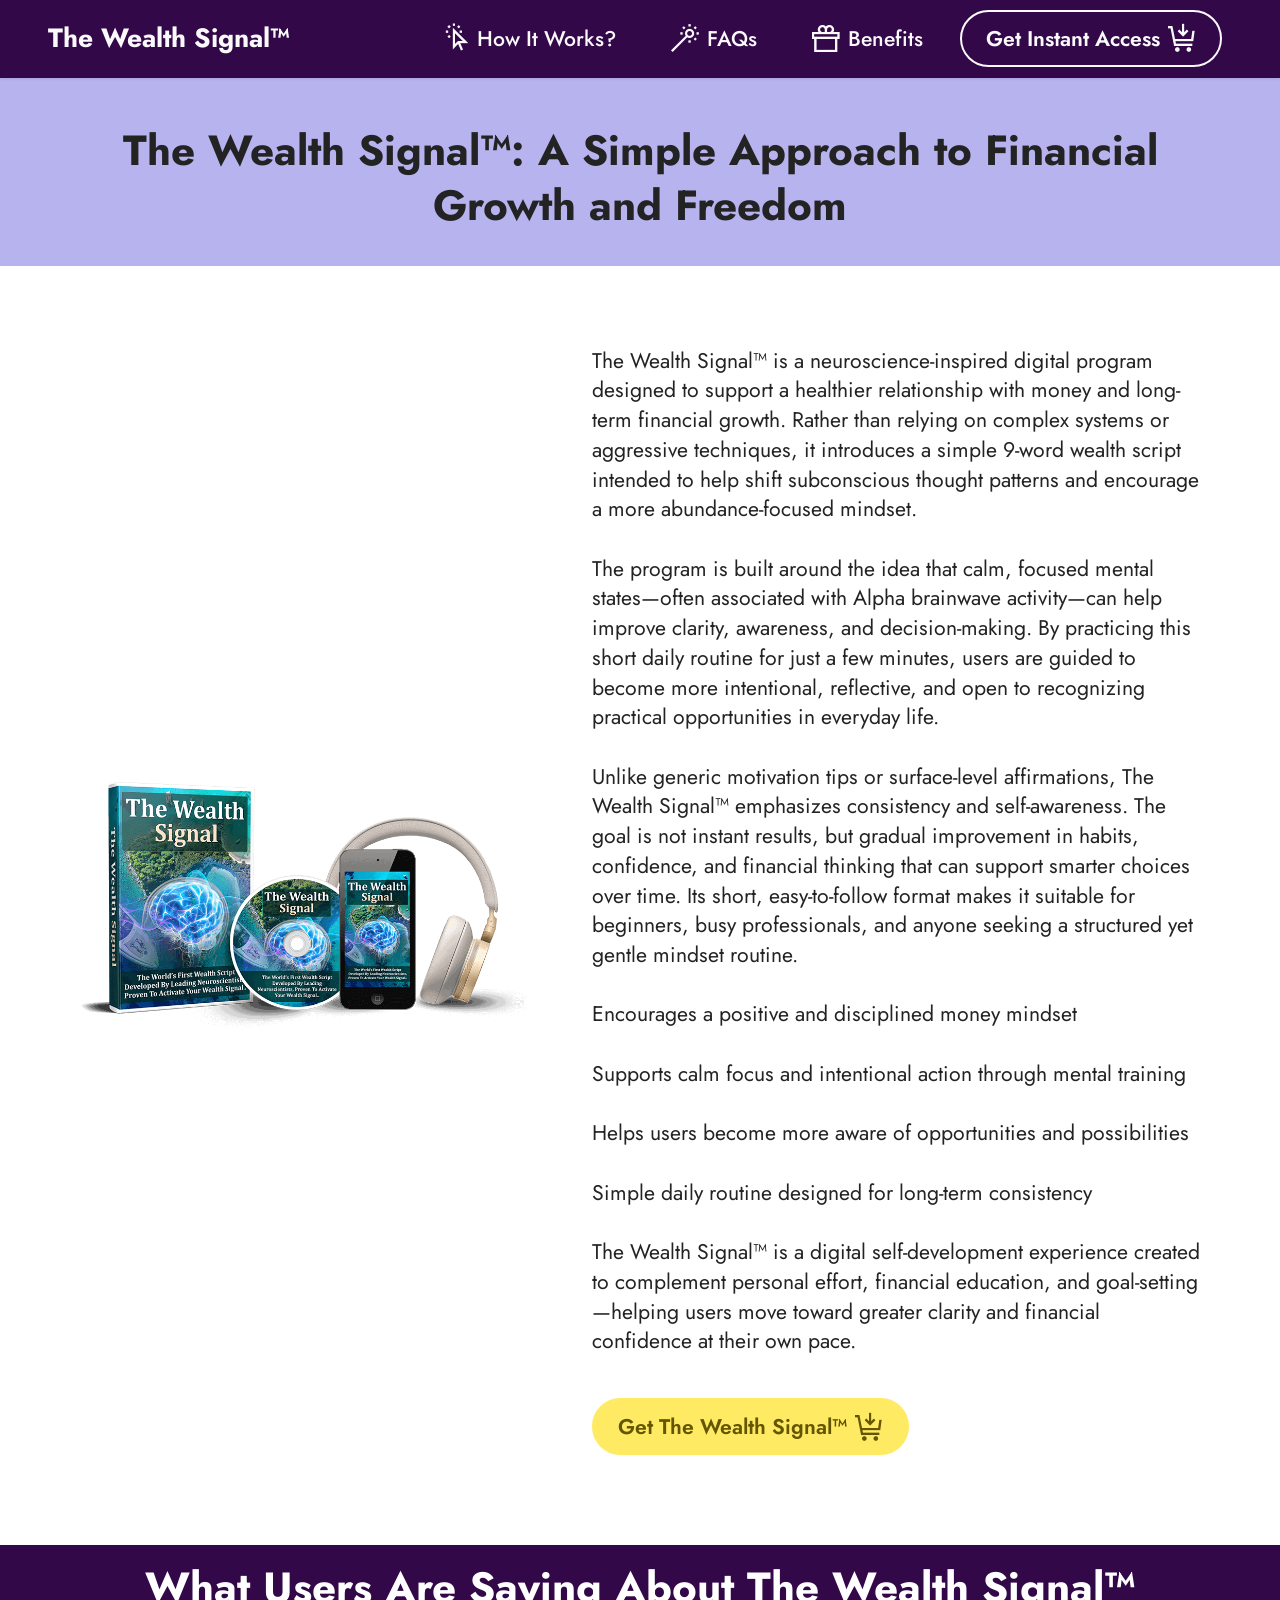
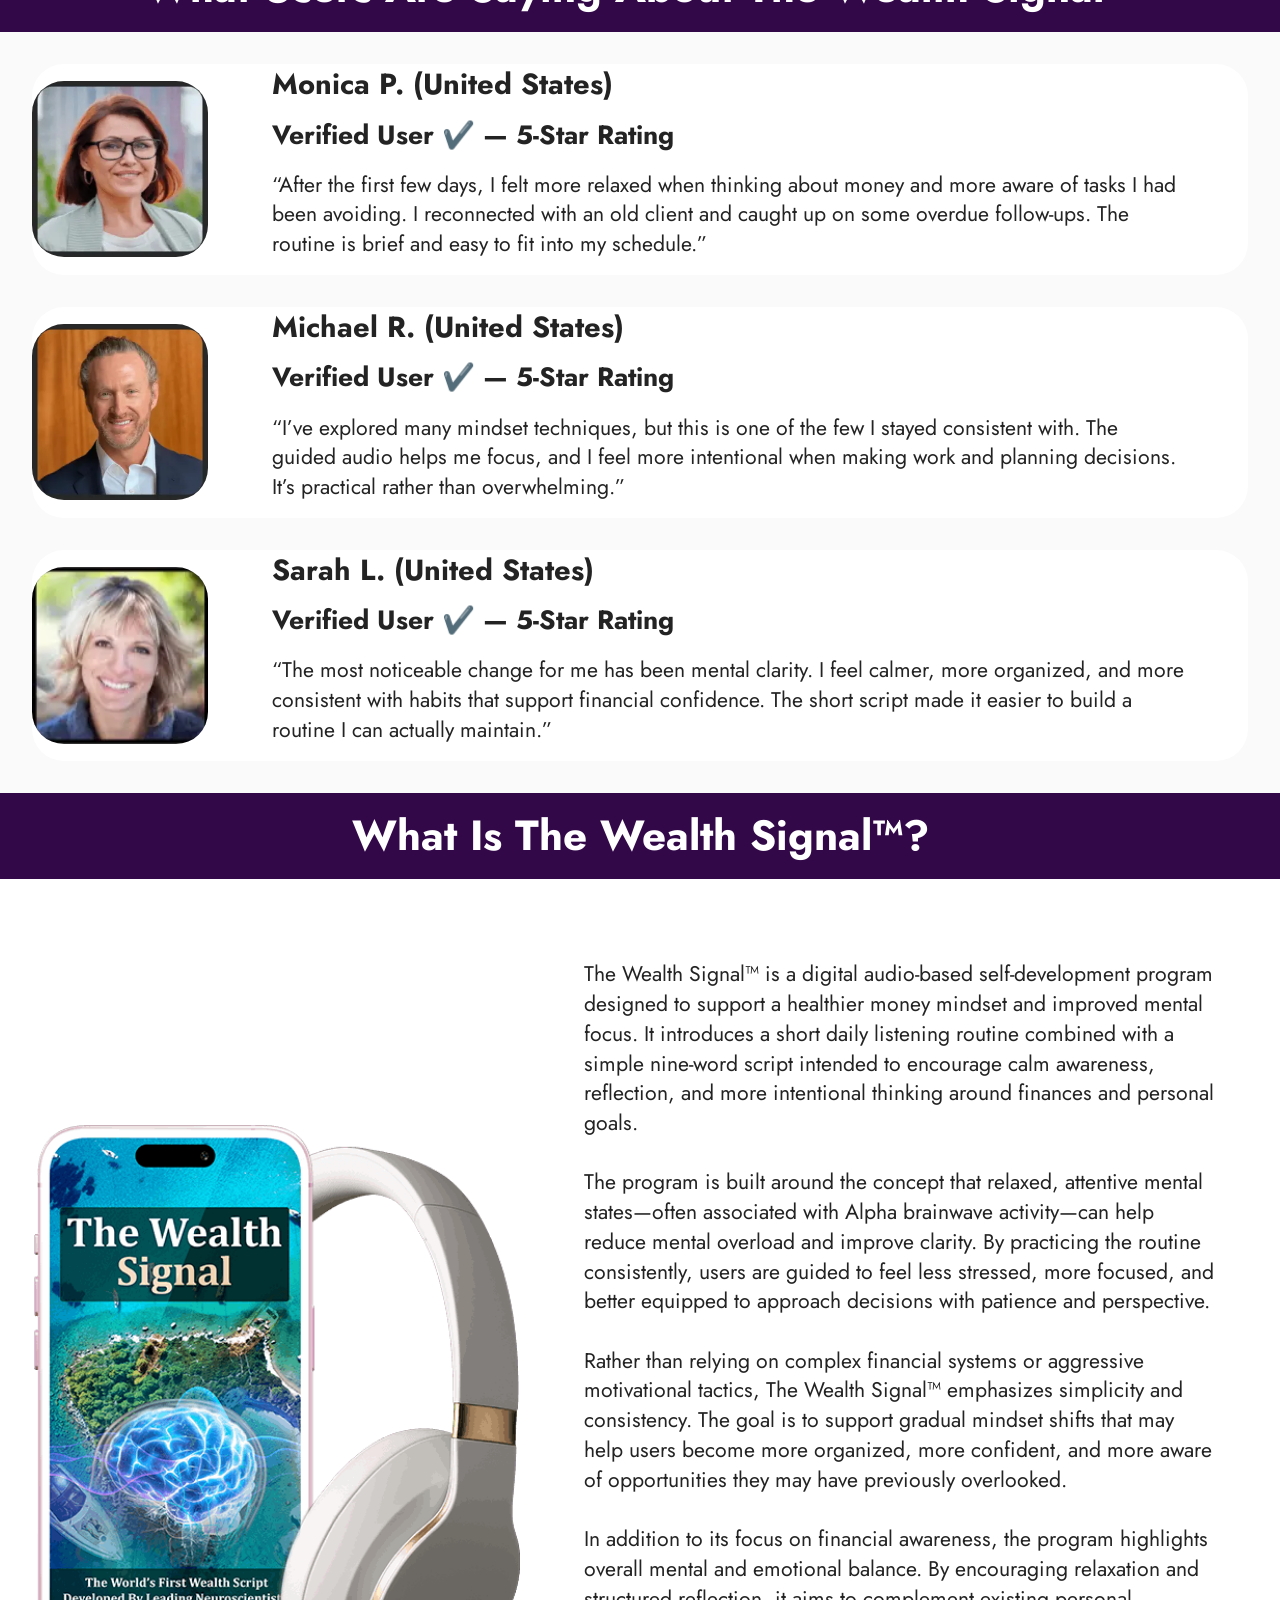
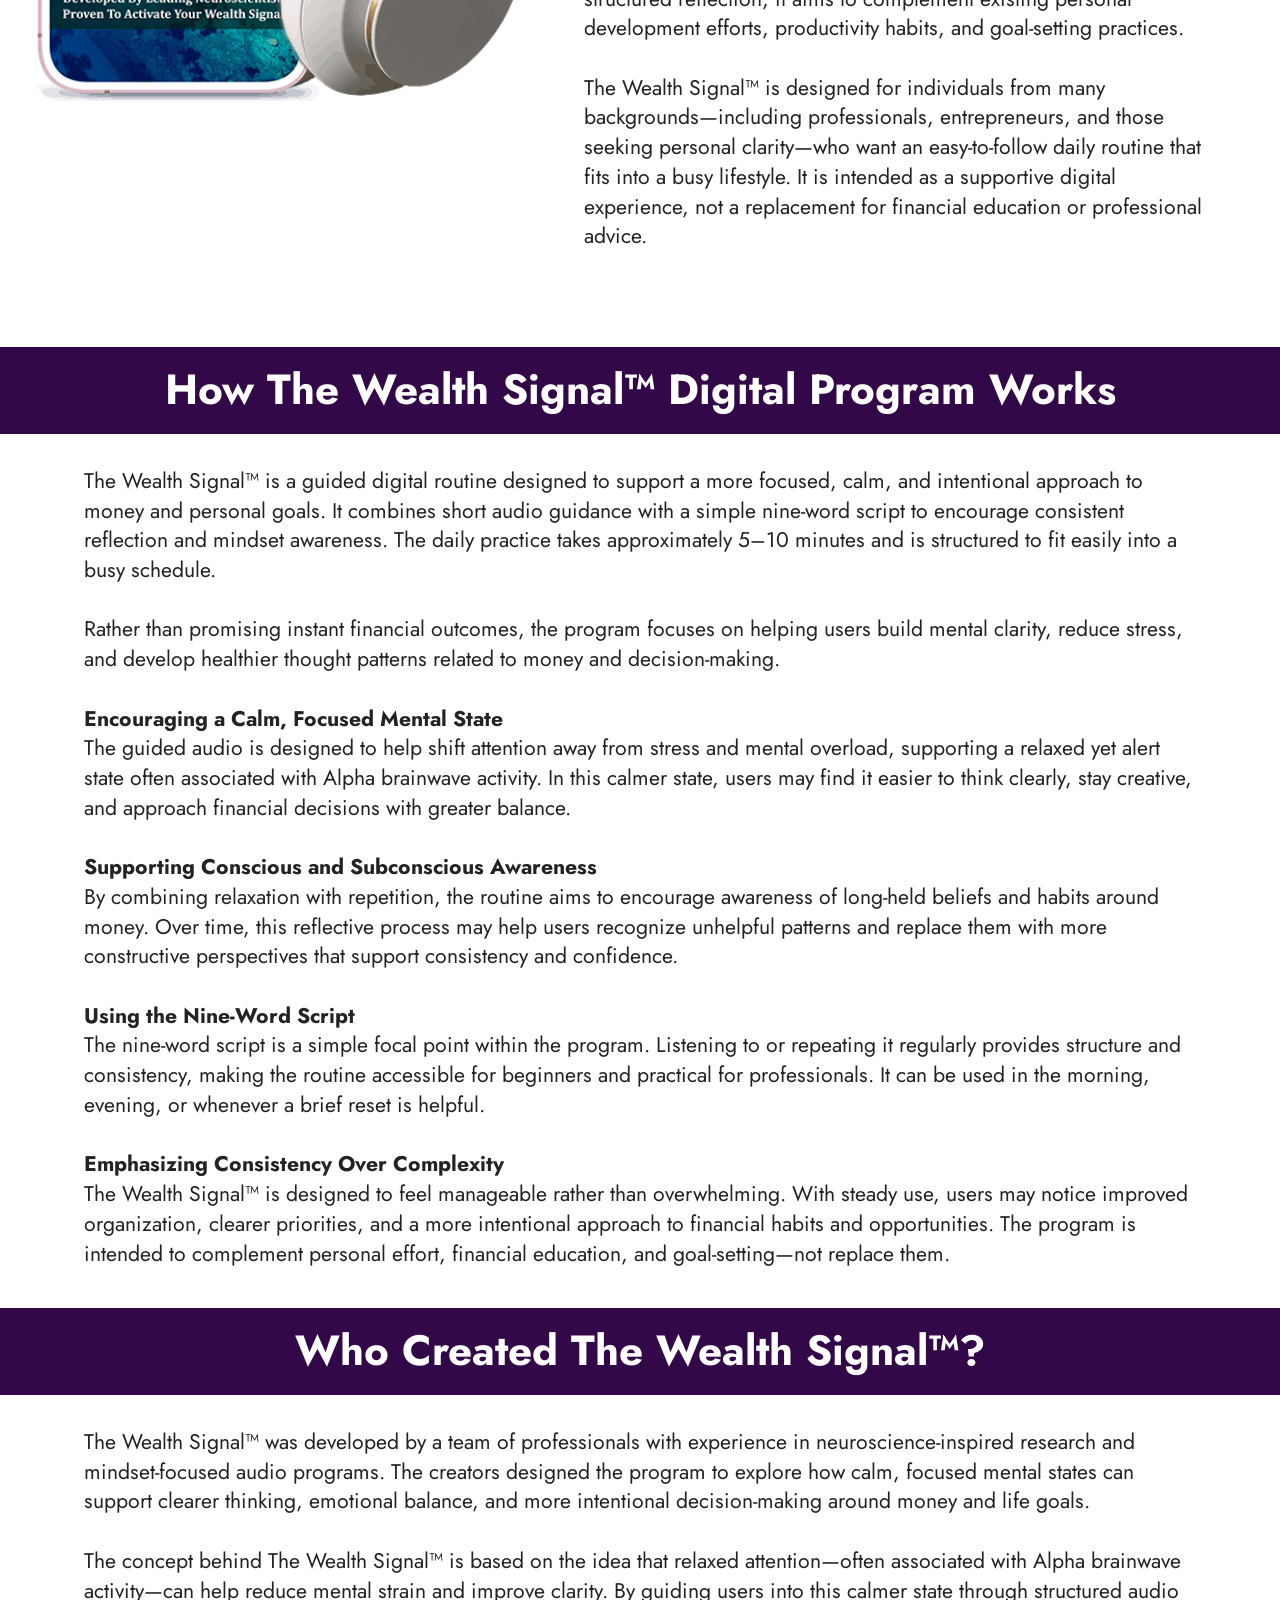
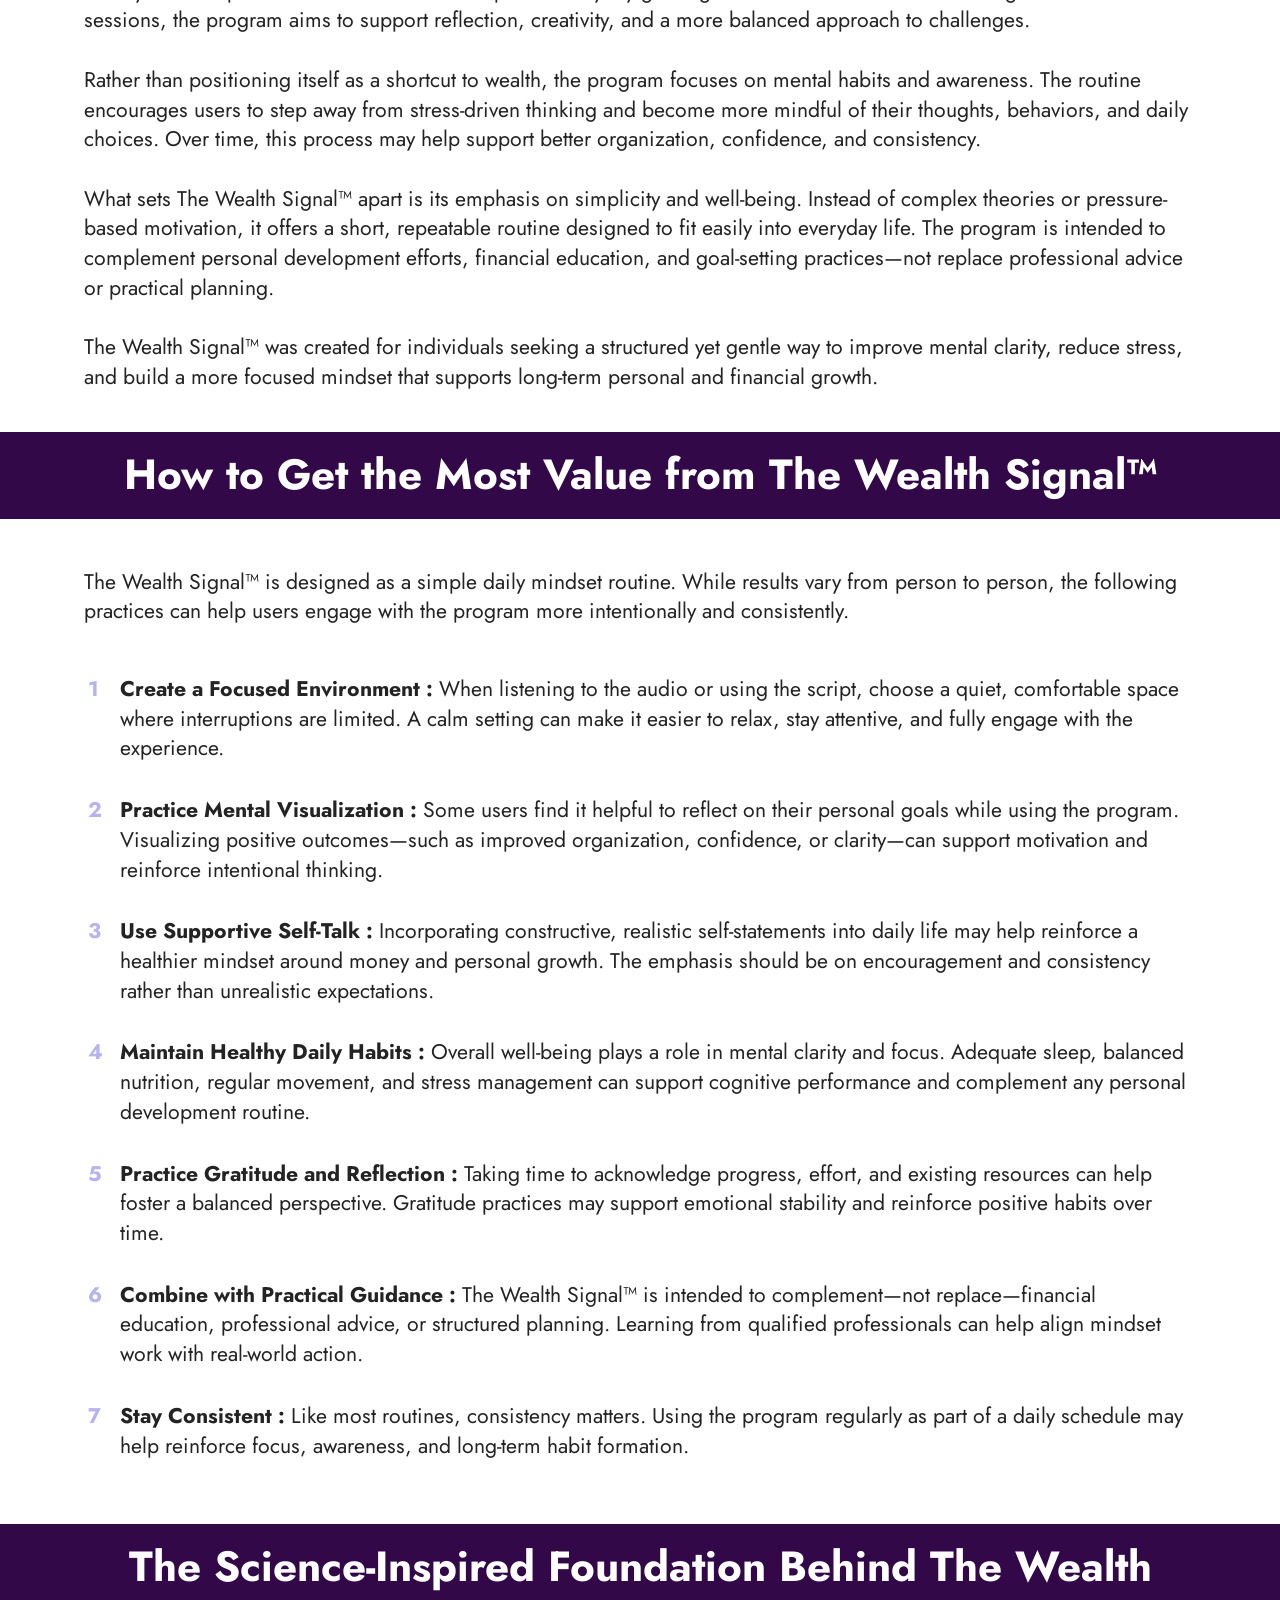
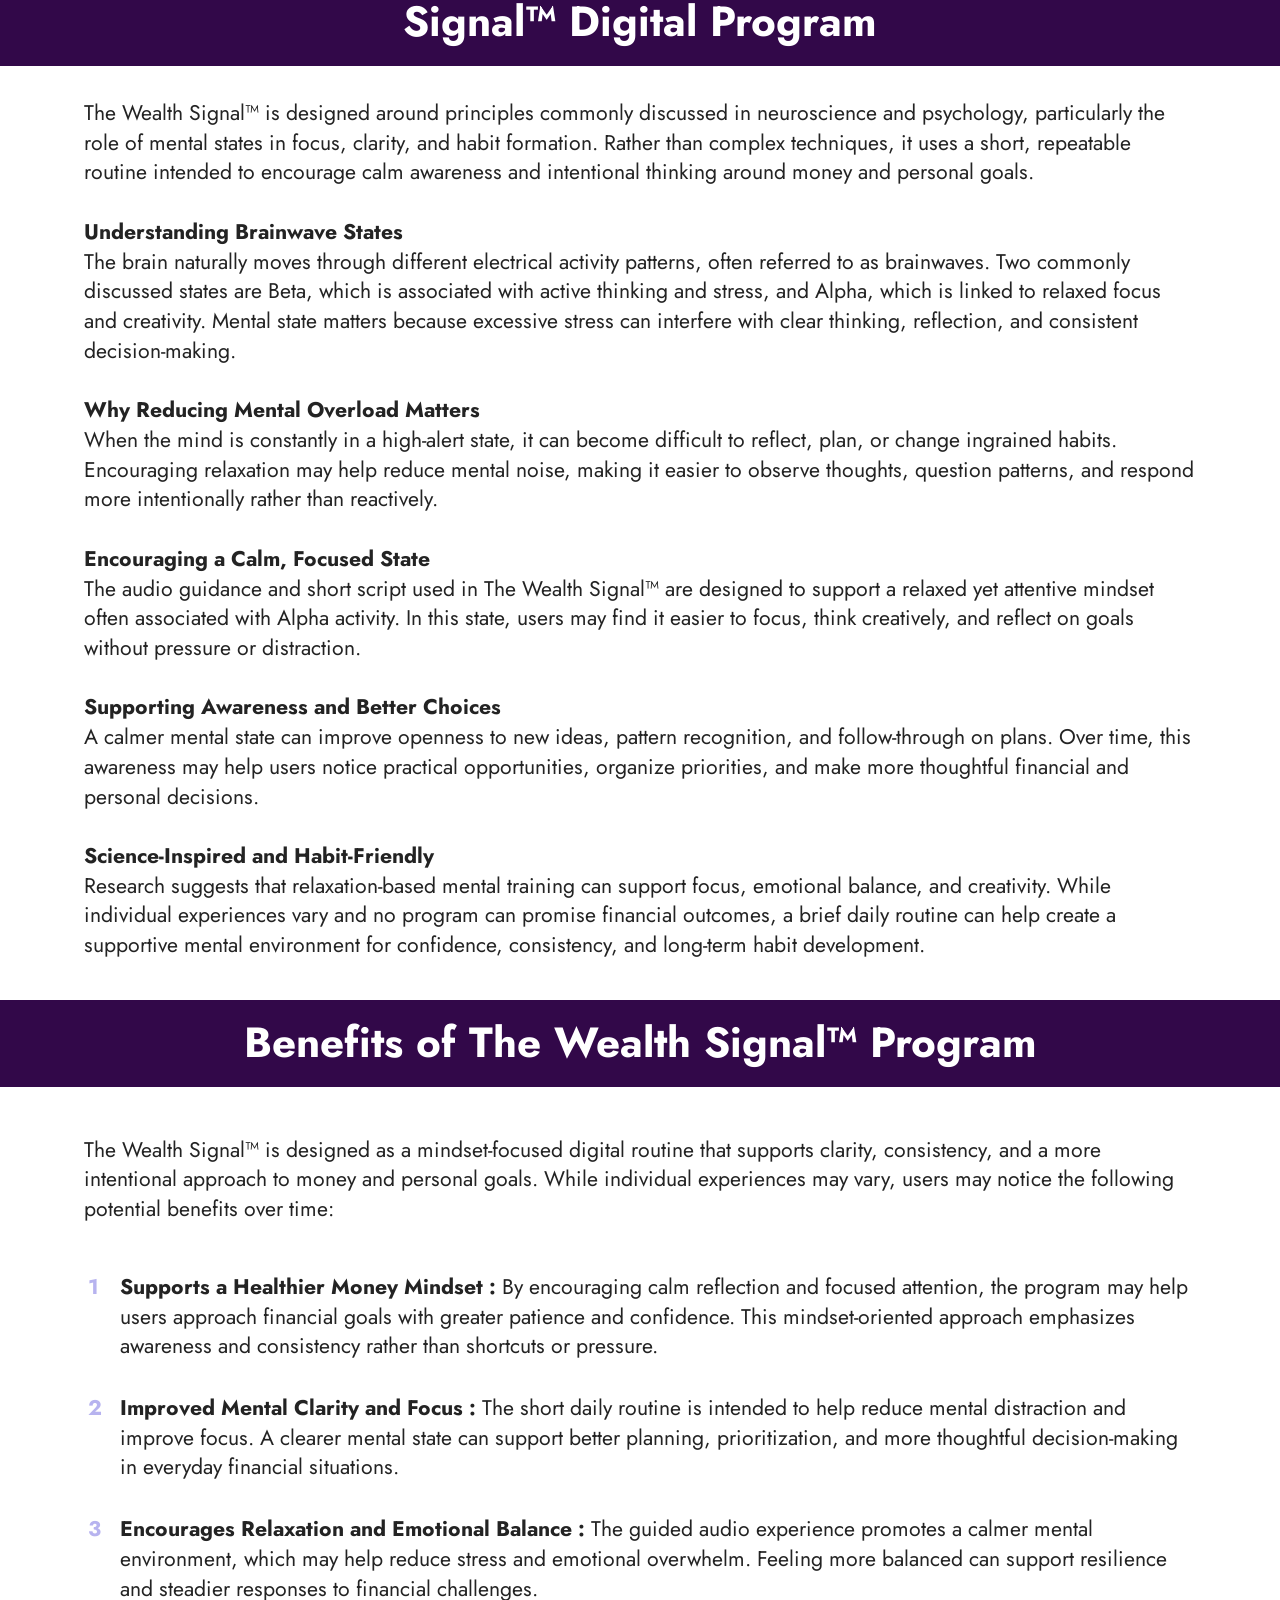
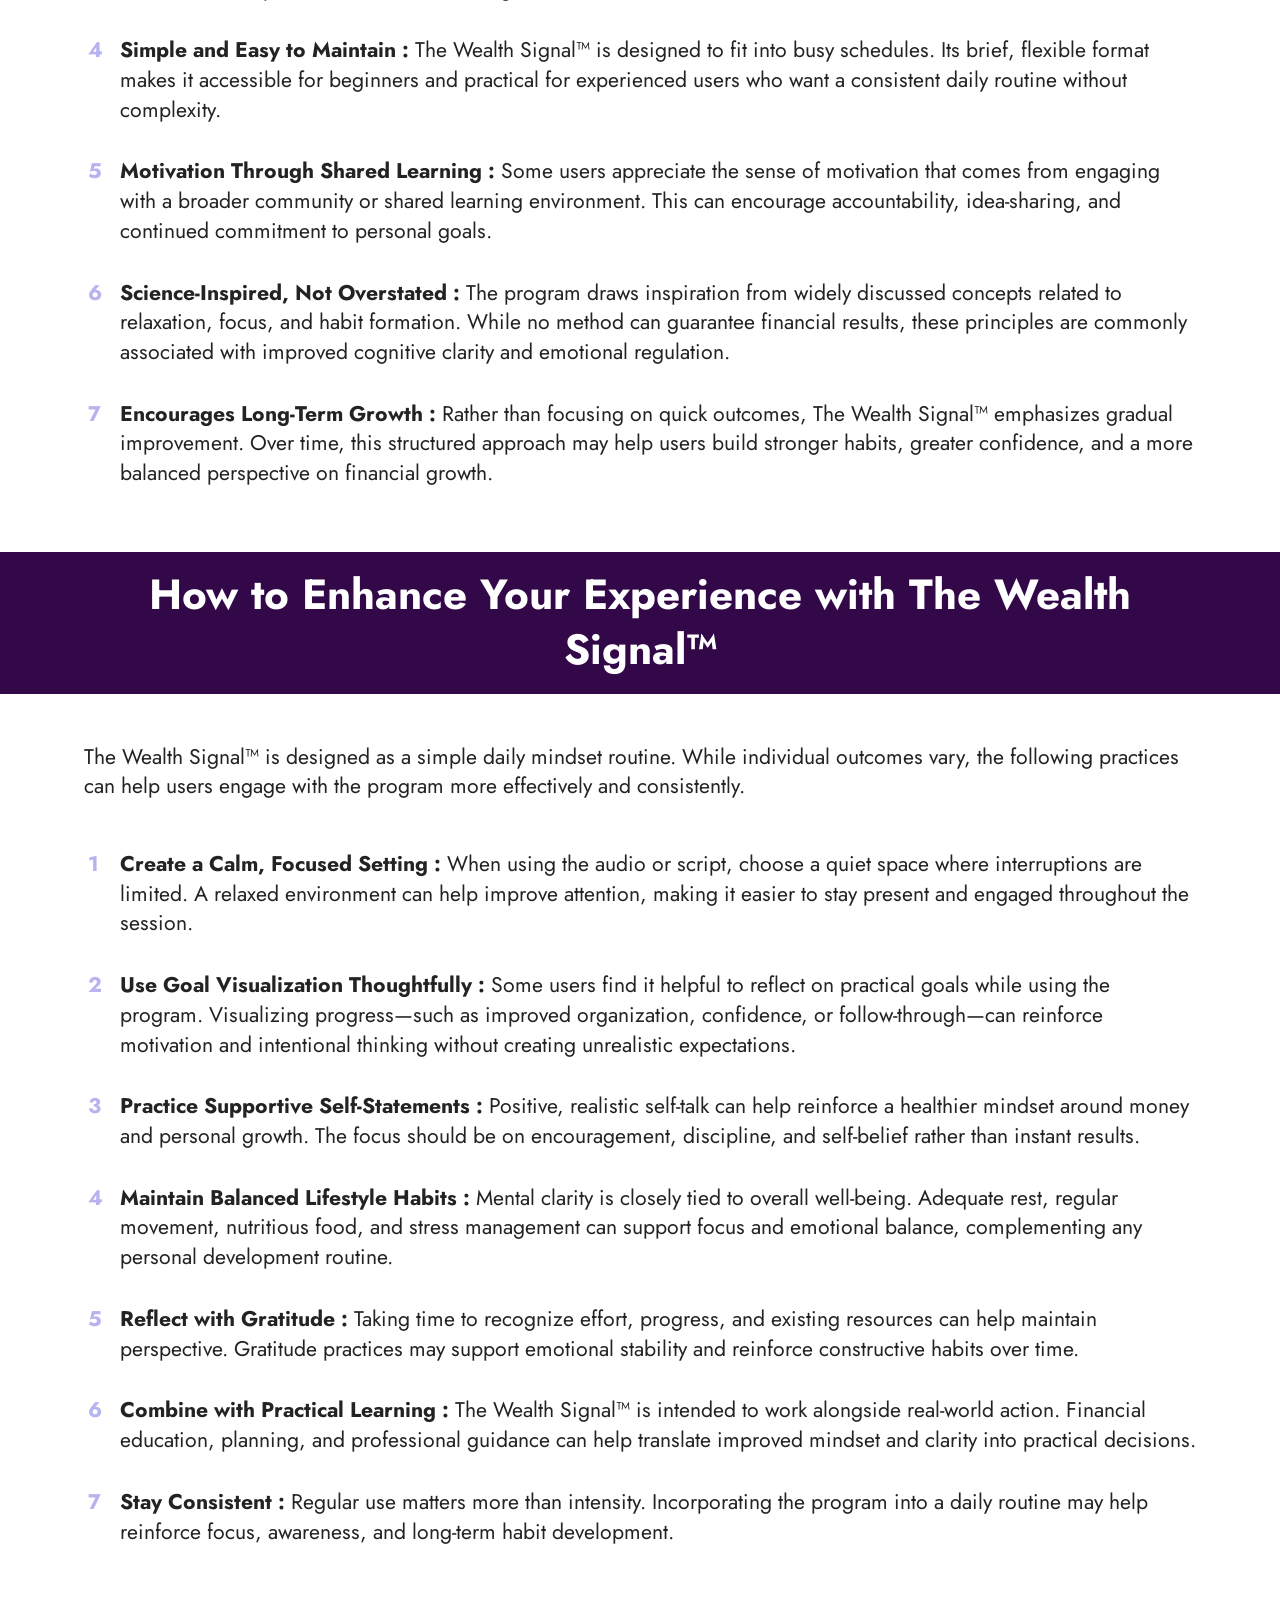
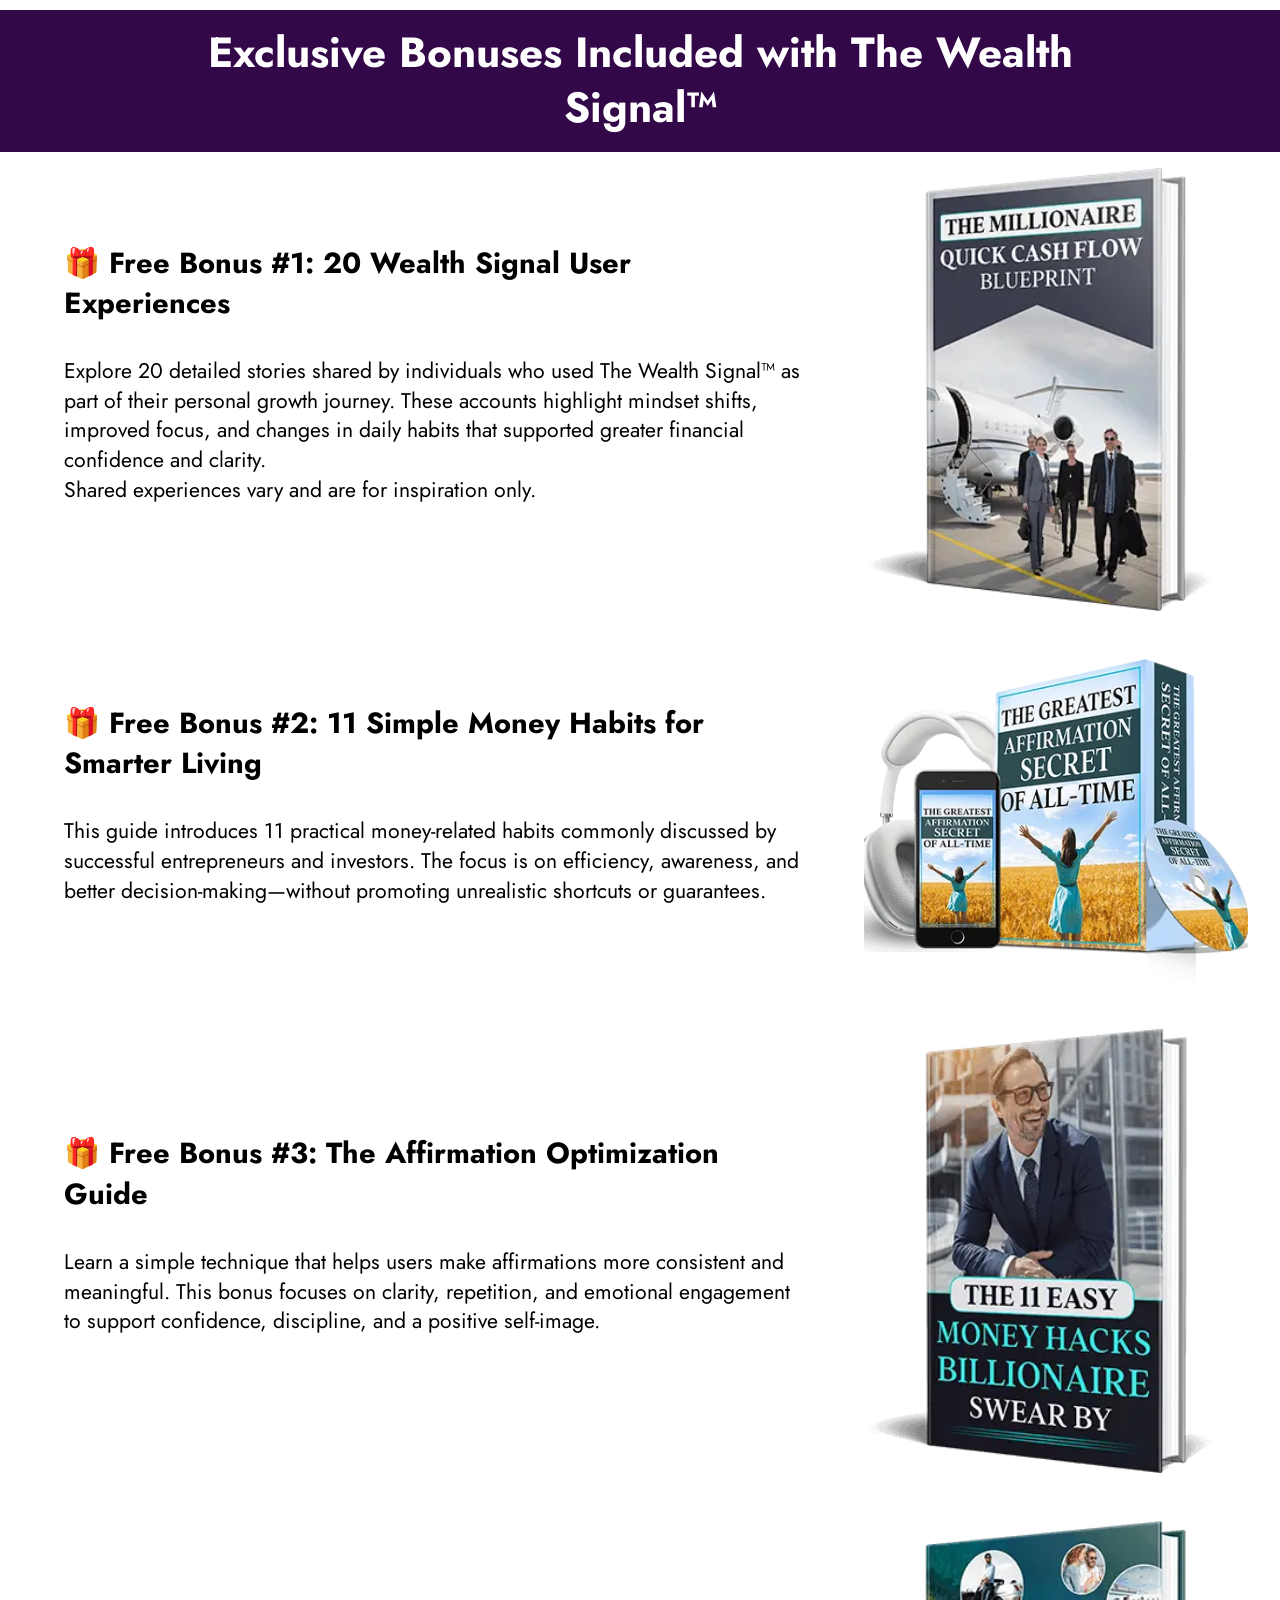
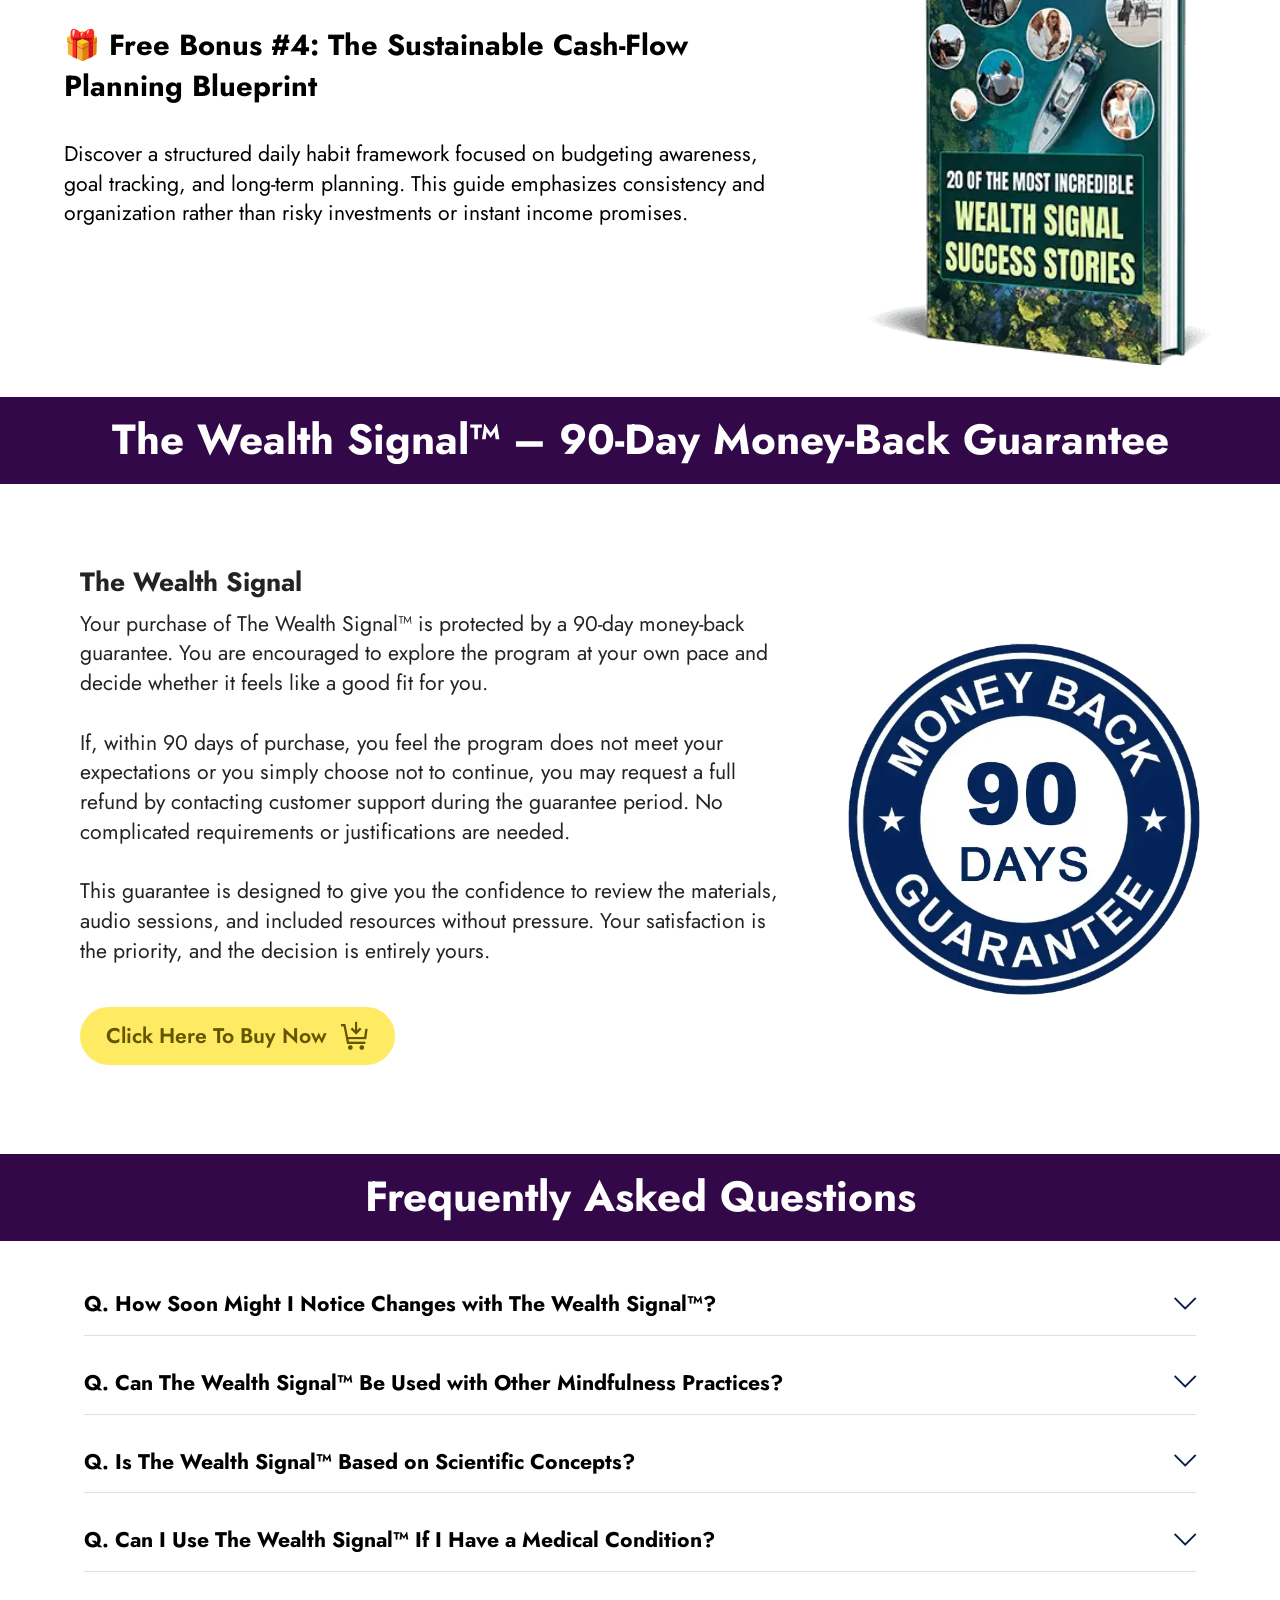
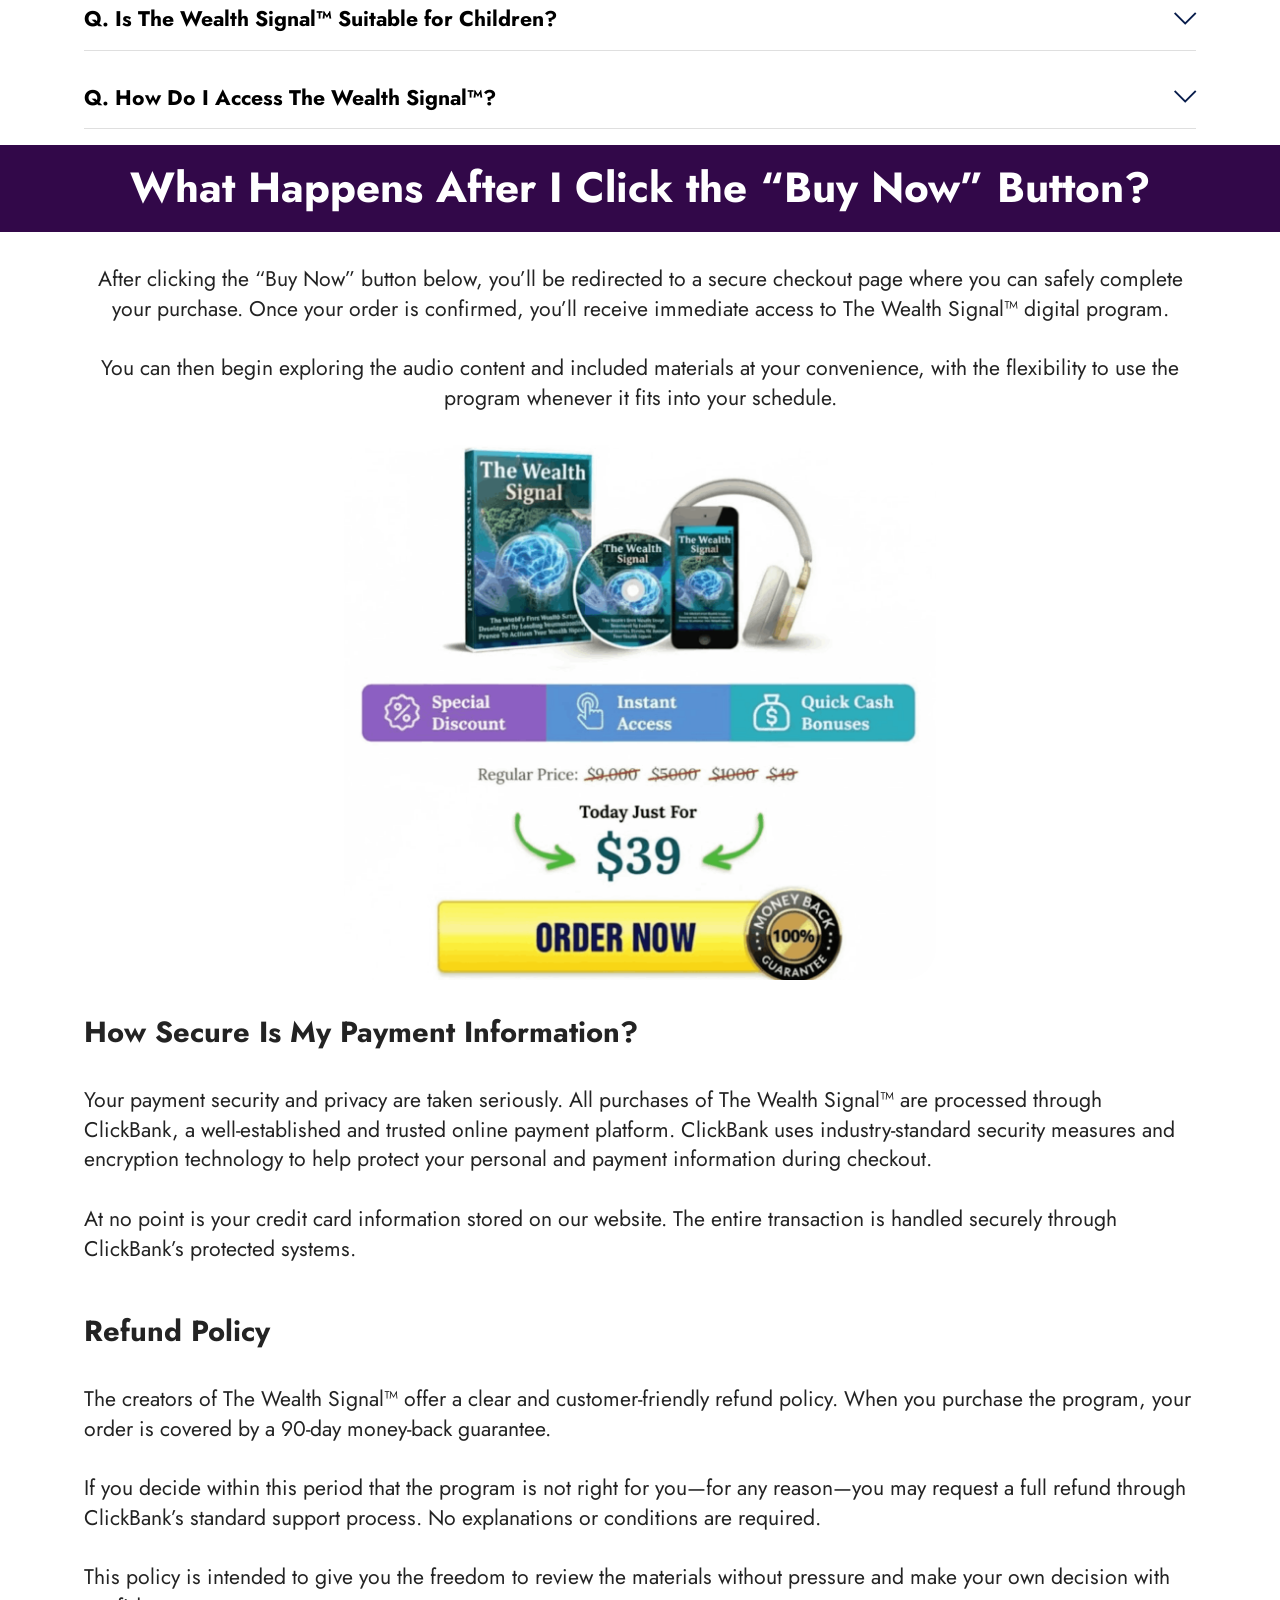
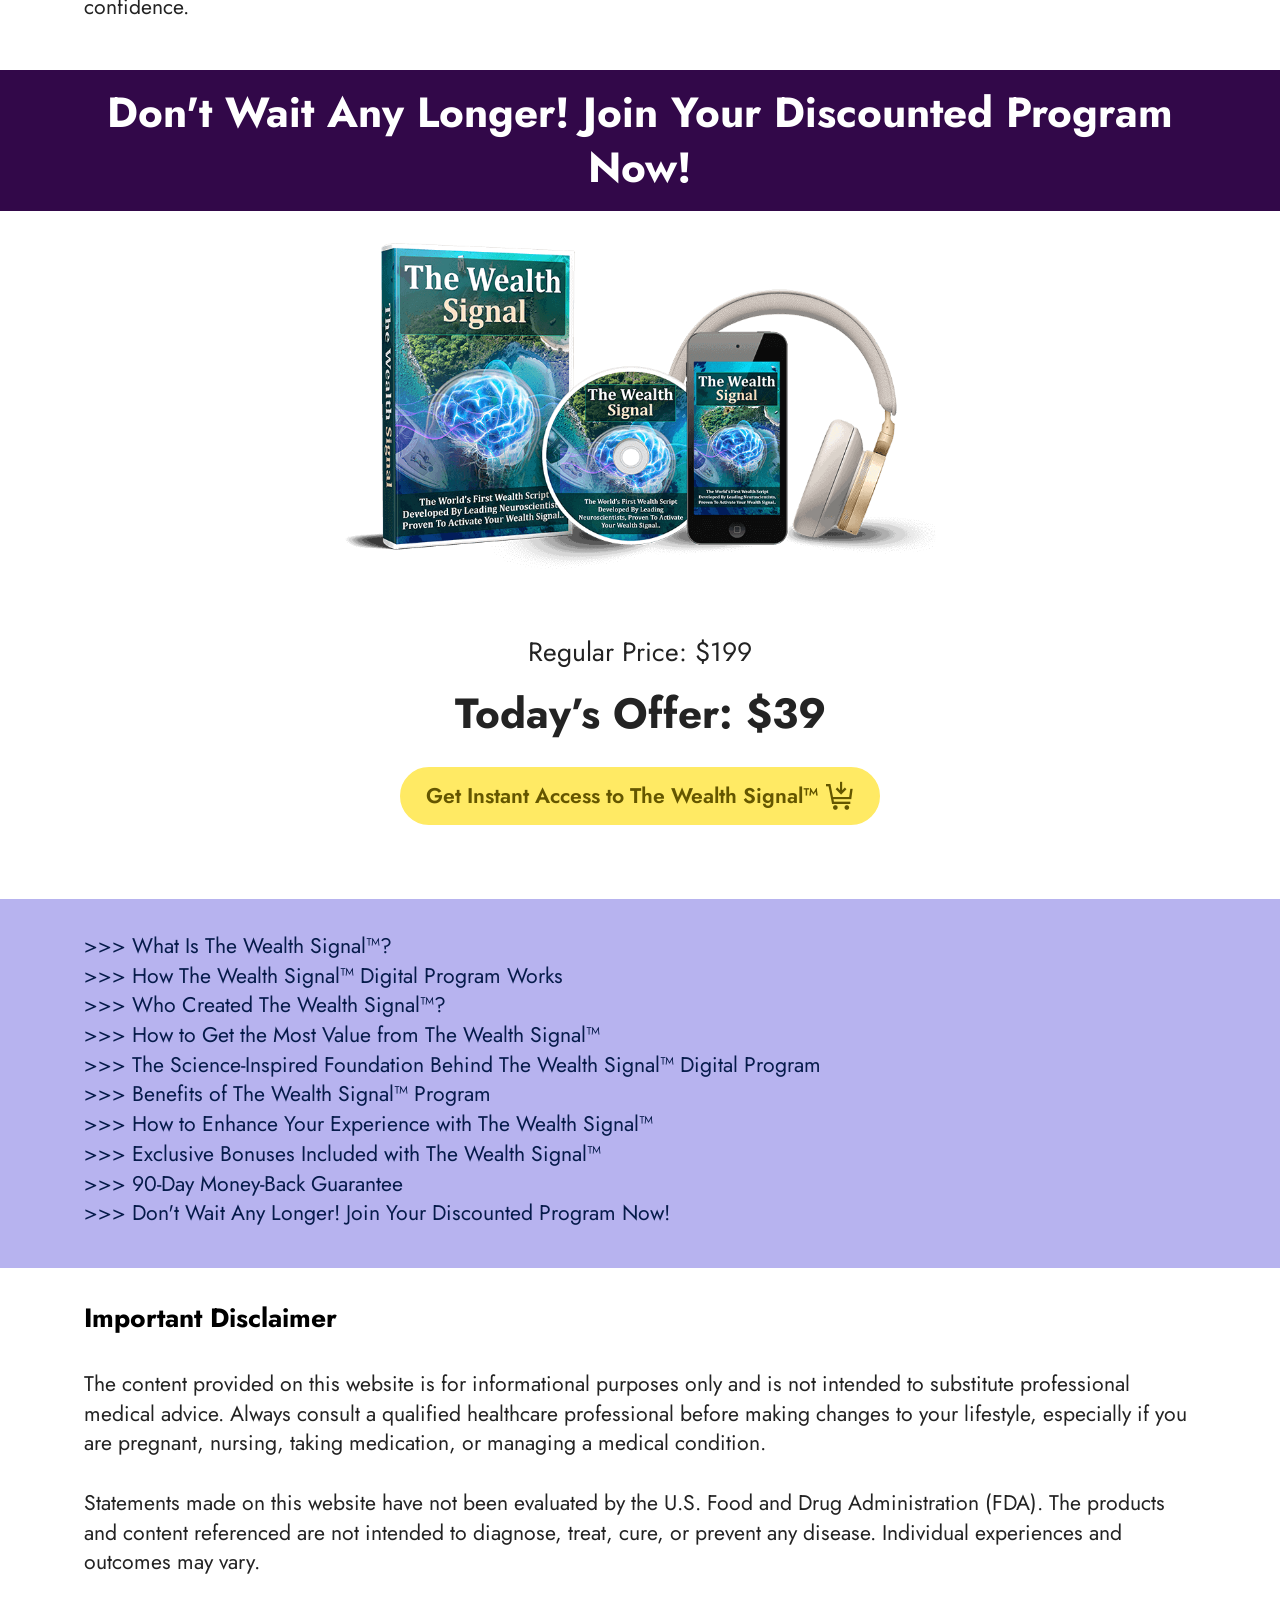
<file: index.html>
<!DOCTYPE html>
<html>

<head>
    <!-- Site made with Mobirise Website Builder v6.0.6, https://mobirise.com -->
    <meta charset="UTF-8">
    <meta http-equiv="X-UA-Compatible" content="IE=edge">
    <meta name="generator" content="Mobirise v6.0.6, mobirise.com">

    <meta name="viewport" content="width=device-width, initial-scale=1, minimum-scale=1">
<meta name="google-site-verification" content="PvdhYiBdgkTFmlWRGCIQraq5u_8P3V1mjmFtXmeQQKM" />
    <title>The Wealth Signal™ | Official Website | Only $39 | USA</title>

    <!-- ✅ SEO Meta -->
    <meta name="description"
        content="The Wealth Signal is a scientifically-proven audio program that activates your Theta brainwave in just 7 minutes a day. Based on NASA research. 90-day money-back guarantee.">
    <meta name="keywords"
        content="The Wealth Signal, wealth signal program, wealth signal reviews, 9 word script, manifestation program, money mindset, wealth signal official website">
    <meta name="author" content="The Wealth Signal™">
    <meta http-equiv="content-language" content="en-US">

    <!-- ✅ Canonical -->
    <link rel="canonical" href="https://thewealthsignal.vercel.app/">

    <!-- ✅ Robots -->
    <meta name="robots" content="index,follow,max-snippet:-1,max-image-preview:large,max-video-preview:-1">
    <meta name="googlebot" content="index,follow,max-snippet:-1,max-image-preview:large,max-video-preview:-1">
    <meta name="bingbot" content="index,follow,max-snippet:-1,max-image-preview:large,max-video-preview:-1">

    <!-- ✅ Security / UI -->
    <meta name="theme-color" content="#0b1320">
    <meta name="referrer" content="strict-origin-when-cross-origin">

    <!-- ✅ Favicon -->
    <link rel="shortcut icon" href="assets/images/favicon-32x32-32x32-32x32.png" type="image/x-icon">

    <!-- ✅ Preload Social Preview Image (Performance) -->
    <link rel="preload" as="image" href="https://thewelthsignal.com/assets/images/index-meta.webp">

    <!-- ✅ Open Graph -->
    <meta property="og:type" content="website">
    <meta property="og:locale" content="en_US">
    <meta property="og:title" content="The Wealth Signal™ | Official Website | Only $39 | USA">
    <meta property="og:description"
        content="Discover The Wealth Signal™ — a simple daily mindset routine designed to support focus, clarity, and financial confidence using a 9-word wealth script.">
    <meta property="og:url" content="https://thewealthsignal.vercel.app/">
    <meta property="og:image" content="https://thewelthsignal.com/assets/images/index-meta.webp">
    <meta property="og:site_name" content="The Wealth Signal™">

    <!-- ✅ Twitter -->
    <meta name="twitter:card" content="summary_large_image">
    <meta name="twitter:title" content="The Wealth Signal™ | Official Website | Only $39 Special Offer">
    <meta name="twitter:description"
        content="Neuroscience-inspired mindset program using a simple 9-word wealth script to support clarity, focus, and financial confidence.">
    <meta name="twitter:image" content="https://thewelthsignal.com/assets/images/index-meta.webp">

    <!-- ✅ Styles -->
    <link rel="stylesheet" href="assets/web/assets/mobirise-icons2/mobirise2.css">
    <link rel="stylesheet" href="assets/web/assets/mobirise-icons/mobirise-icons.css">
    <link rel="stylesheet" href="assets/bootstrap/css/bootstrap.min.css">
    <link rel="stylesheet" href="assets/bootstrap/css/bootstrap-grid.min.css">
    <link rel="stylesheet" href="assets/bootstrap/css/bootstrap-reboot.min.css">
    <link rel="stylesheet" href="assets/animatecss/animate.css">
    <link rel="stylesheet" href="assets/dropdown/css/style.css">
    <link rel="stylesheet" href="assets/socicon/css/styles.css">
    <link rel="stylesheet" href="assets/theme/css/style.css">

    <!-- ✅ Fonts Performance -->
    <link rel="preconnect" href="https://fonts.googleapis.com">
    <link rel="preconnect" href="https://fonts.gstatic.com" crossorigin>
    <link rel="preload"
        href="https://fonts.googleapis.com/css?family=Jost:100,200,300,400,500,600,700,800,900,100i,200i,300i,400i,500i,600i,700i,800i,900i&display=swap"
        as="style" onload="this.onload=null;this.rel='stylesheet'">
    <noscript>
        <link rel="stylesheet"
            href="https://fonts.googleapis.com/css?family=Jost:100,200,300,400,500,600,700,800,900,100i,200i,300i,400i,500i,600i,700i,800i,900i&display=swap">
    </noscript>

    <link rel="preload" as="style" href="assets/mobirise/css/mbr-additional.css?v=2Mzp7H">
    <link rel="stylesheet" href="assets/mobirise/css/mbr-additional.css?v=2Mzp7H" type="text/css">

    <!-- ✅ Schema: Organization + WebSite + WebPage + ImageObject + Breadcrumb -->
    <script type="application/ld+json">
  {
    "@context": "https://schema.org",
    "@graph": [
      {
        "@type": "Organization",
        "@id": "https://thewelthsignal.com/#organization",
        "name": "The Wealth Signal™",
        "url": "https://thewelthsignal.com/",
        "logo": {
          "@type": "ImageObject",
          "url": "https://thewelthsignal.com/assets/images/favicon-32x32-32x32-32x32.png"
        }
      },
      {
        "@type": "WebSite",
        "@id": "https://thewelthsignal.com/#website",
        "url": "https://thewelthsignal.com/",
        "name": "The Wealth Signal™",
        "publisher": {
          "@id": "https://thewelthsignal.com/#organization"
        },
        "inLanguage": "en-US"
      },
      {
        "@type": "ImageObject",
        "@id": "https://thewelthsignal.com/#primaryimage",
        "url": "https://thewelthsignal.com/assets/images/index-meta.webp"
      },
      {
        "@type": "WebPage",
        "@id": "https://thewelthsignal.com/#webpage",
        "url": "https://thewelthsignal.com/",
        "name": "The Wealth Signal™ | Official Website | Only $39 Special Offer",
        "isPartOf": {
          "@id": "https://thewelthsignal.com/#website"
        },
        "about": {
          "@id": "https://thewelthsignal.com/#organization"
        },
        "primaryImageOfPage": {
          "@id": "https://thewelthsignal.com/#primaryimage"
        },
        "inLanguage": "en-US"
      },
      {
        "@type": "BreadcrumbList",
        "@id": "https://thewelthsignal.com/#breadcrumbs",
        "itemListElement": [
          {
            "@type": "ListItem",
            "position": 1,
            "name": "Home",
            "item": "https://thewelthsignal.com/"
          }
        ]
      }
    ]
  }
  </script>

    <!-- ✅ Schema: FAQPage -->
    <script type="application/ld+json">
  {
    "@context": "https://schema.org",
    "@type": "FAQPage",
    "mainEntity": [
      {
        "@type": "Question",
        "name": "How Soon Might I Notice Changes with The Wealth Signal™?",
        "acceptedAnswer": {
          "@type": "Answer",
          "text": "Everyone’s experience is different. Some users report feeling calmer or more focused within a short period, while others notice changes gradually over time. Consistent use is encouraged, as mindset-focused routines typically support gradual improvement rather than immediate outcomes."
        }
      },
      {
        "@type": "Question",
        "name": "Can The Wealth Signal™ Be Used with Other Mindfulness Practices?",
        "acceptedAnswer": {
          "@type": "Answer",
          "text": "Yes. The Wealth Signal™ can be used alongside other practices such as meditation, breathing exercises, or yoga. Many users choose to integrate it into an existing routine as a complementary tool for relaxation and focused reflection."
        }
      },
      {
        "@type": "Question",
        "name": "Is The Wealth Signal™ Based on Scientific Concepts?",
        "acceptedAnswer": {
          "@type": "Answer",
          "text": "The program is inspired by widely discussed ideas in neuroscience and psychology, particularly the relationship between relaxed mental states and focus. While research suggests that relaxation-based practices may support clarity and emotional balance, individual results vary and no specific outcomes are guaranteed."
        }
      },
      {
        "@type": "Question",
        "name": "Can I Use The Wealth Signal™ If I Have a Medical Condition?",
        "acceptedAnswer": {
          "@type": "Answer",
          "text": "If you have a medical condition or are currently under medical care, it’s recommended that you consult a qualified healthcare professional before starting any new wellness or audio-based routine. The Wealth Signal™ is not intended to diagnose, treat, or replace medical care."
        }
      },
      {
        "@type": "Question",
        "name": "Is The Wealth Signal™ Suitable for Children?",
        "acceptedAnswer": {
          "@type": "Answer",
          "text": "The program is designed for adults. If you are considering its use for someone under 18, it’s best to seek guidance from a healthcare professional or qualified specialist before doing so."
        }
      },
      {
        "@type": "Question",
        "name": "How Do I Access The Wealth Signal™?",
        "acceptedAnswer": {
          "@type": "Answer",
          "text": "After completing your purchase through the official website, you’ll receive access to the digital materials. The audio content can be used at a time that fits your schedule, making it easy to incorporate into daily life."
        }
      }
    ]
  }
  </script>

</head>

<body>

    <section data-bs-version="5.1" class="menu menu2 cid-tLclnOs7BI" once="menu" id="menu2-2">

        <nav class="navbar navbar-dropdown navbar-fixed-top navbar-expand-lg">
            <div class="container-fluid">
                <div class="navbar-brand">

                    <span class="navbar-caption-wrap"><a class="navbar-caption text-white text-primary display-7"
                            href="index.html">The Wealth Signal™&nbsp;<br></a></span>
                </div>
                <button class="navbar-toggler" type="button" data-toggle="collapse" data-bs-toggle="collapse"
                    data-target="#navbarSupportedContent" data-bs-target="#navbarSupportedContent"
                    aria-controls="navbarNavAltMarkup" aria-expanded="false" aria-label="Toggle navigation">
                    <div class="hamburger">
                        <span></span>
                        <span></span>
                        <span></span>
                        <span></span>
                    </div>
                </button>
                <div class="collapse navbar-collapse" id="navbarSupportedContent">
                    <ul class="navbar-nav nav-dropdown" data-app-modern-menu="true">
                        <li class="nav-item"><a class="nav-link link text-white text-primary display-4"
                                href="index.html#article11-2l"><span
                                    class="mobi-mbri mobi-mbri-cursor-click mbr-iconfont mbr-iconfont-btn"></span>How It
                                Works?</a></li>
                        <li class="nav-item"><a class="nav-link link text-white text-primary display-4"
                                href="index.html#article11-2i"><span
                                    class="mobi-mbri mobi-mbri-magic-stick mbr-iconfont mbr-iconfont-btn"></span>FAQs</a>
                        </li>
                        <li class="nav-item"><a class="nav-link link text-white text-primary display-4"
                                href="index.html#article11-2a"><span
                                    class="mobi-mbri mobi-mbri-gift mbr-iconfont mbr-iconfont-btn"></span>Benefits</a>
                        </li>
                    </ul>

                    <div class="navbar-buttons mbr-section-btn"><a class="btn btn-white-outline display-4"
                            href="https://fbc90njdz4348odkh7ysneoe6y.hop.clickbank.net/?&tid=vl"><span
                                class="mobi-mbri mobi-mbri-cart-add mbr-iconfont mbr-iconfont-btn"></span>Get Instant
                            Access</a></div>
                </div>
            </div>
        </nav>
    </section>

    <section data-bs-version="5.1" class="content4 cid-tLclvjp4zp" id="content4-3">




        <div class="container-fluid">
            <div class="row justify-content-center">
                <div class="title col-md-12 col-lg-11">
                    <h1 class="mbr-section-title mbr-fonts-style align-center mb-4 display-2"><strong>The Wealth
                            Signal™: A Simple Approach to Financial Growth and Freedom</strong></h1>


                </div>
            </div>
        </div>
    </section>

    <section data-bs-version="5.1" class="features17 cid-tLcpgbq2pq" id="features17-4">




        <div class="container-fluid">
            <div class="content-wrapper">
                <div class="row align-items-center">
                    <div class="col-12 col-lg-5">
                        <div class="image-wrapper">
                            <img src="assets/images/untitled-1561.5x-870x480.webp"
                                alt="The Wealth Signal program featured image">
                        </div>
                    </div>
                    <div class="col-12 col-lg">
                        <div class="text-wrapper">

                            <p class="mbr-text mbr-fonts-style mb-4 display-4">The Wealth Signal™ is a
                                neuroscience-inspired digital program designed to support a healthier relationship with
                                money and long-term financial growth. Rather than relying on complex systems or
                                aggressive techniques, it introduces a simple 9-word wealth script intended to help
                                shift subconscious thought patterns and encourage a more abundance-focused
                                mindset.<br><br>The program is built around the idea that calm, focused mental
                                states—often associated with Alpha brainwave activity—can help improve clarity,
                                awareness, and decision-making. By practicing this short daily routine for just a few
                                minutes, users are guided to become more intentional, reflective, and open to
                                recognizing practical opportunities in everyday life.<br><br>Unlike generic motivation
                                tips or surface-level affirmations, The Wealth Signal™ emphasizes consistency and
                                self-awareness. The goal is not instant results, but gradual improvement in habits,
                                confidence, and financial thinking that can support smarter choices over time. Its
                                short, easy-to-follow format makes it suitable for beginners, busy professionals, and
                                anyone seeking a structured yet gentle mindset routine.<br><br>Encourages a positive and
                                disciplined money mindset<br><br>Supports calm focus and intentional action through
                                mental training<br><br>Helps users become more aware of opportunities and
                                possibilities<br><br>Simple daily routine designed for long-term consistency<br><br>The
                                Wealth Signal™ is a digital self-development experience created to complement personal
                                effort, financial education, and goal-setting—helping users move toward greater clarity
                                and financial confidence at their own pace.</p>
                            <div class="mbr-section-btn mt-3"><a class="btn btn-danger display-4"
                                    href="https://fbc90njdz4348odkh7ysneoe6y.hop.clickbank.net/?&tid=vl"><span
                                        class="mobi-mbri mobi-mbri-cart-add mbr-iconfont mbr-iconfont-btn"></span>Get
                                    The Wealth Signal™</a></div>
                        </div>
                    </div>
                </div>
            </div>
        </div>
    </section>

    <section data-bs-version="5.1" class="article11 cid-v7Jegtwt9N" id="article11-2j">




        <div class="container">
            <div class="row justify-content-center">
                <div class="title col-md-12 col-lg-11">
                    <h3 class="mbr-section-title mbr-fonts-style align-center mt-0 mb-0 display-2"><strong>What Users
                            Are Saying About The Wealth Signal™</strong></h3>


                </div>
            </div>
        </div>
    </section>

    <section data-bs-version="5.1" class="team2 cid-tLFIln0LHM" xmlns="http://www.w3.org/1999/html" id="team2-17">




        <div class="container">
            <div class="item features-image">
                <div class="item-wrapper">
                    <div class="row align-items-center">
                        <div class="col-12 col-md-2">
                            <div class="image-wrapper">
                                <img src="assets/images/wealth-signal-testimonial-1.webp"
                                    alt="The Wealth Signal customer review - Monica P">
                            </div>
                        </div>
                        <div class="col-12 col-md">
                            <div class="card-box">
                                <h5 class="card-title mbr-fonts-style m-0 mb-3 display-5"><strong>Monica P. (United
                                        States)</strong></h5>
                                <h6 class="card-subtitle mbr-fonts-style mb-3 display-7"><strong>Verified User ✔️ —
                                        5-Star Rating</strong></h6>
                                <p class="mbr-text mbr-fonts-style display-4">
                                    “After the first few days, I felt more relaxed when thinking about money and more
                                    aware of tasks I had been avoiding. I reconnected with an old client and caught up
                                    on some overdue follow-ups. The routine is brief and easy to fit into my schedule.”
                                </p>

                            </div>
                        </div>
                    </div>
                </div>
            </div>
            <div class="item features-image">
                <div class="item-wrapper">
                    <div class="row align-items-center">
                        <div class="col-12 col-md-2">
                            <div class="image-wrapper">
                                <img src="assets/images/wealth-signal-testimonial-3.webp"
                                    alt="The Wealth Signal customer review - Michael R">
                            </div>
                        </div>
                        <div class="col-12 col-md">
                            <div class="card-box">
                                <h5 class="card-title mbr-fonts-style m-0 mb-3 display-5"><strong>Michael R. (United
                                        States)</strong></h5>
                                <h6 class="card-subtitle mbr-fonts-style mb-3 display-7"><strong>Verified User ✔️ —
                                        5-Star Rating</strong></h6>
                                <p class="mbr-text mbr-fonts-style display-4">
                                    “I’ve explored many mindset techniques, but this is one of the few I stayed
                                    consistent with. The guided audio helps me focus, and I feel more intentional when
                                    making work and planning decisions. It’s practical rather than overwhelming.”<br>
                                </p>

                            </div>
                        </div>
                    </div>
                </div>
            </div>
            <div class="item features-image">
                <div class="item-wrapper">
                    <div class="row align-items-center">
                        <div class="col-12 col-md-2">
                            <div class="image-wrapper">
                                <img src="assets/images/wealth-signal-testimonial-2.webp"
                                    alt="The Wealth Signal customer review - Sarah L">
                            </div>
                        </div>
                        <div class="col-12 col-md">
                            <div class="card-box">
                                <h5 class="card-title mbr-fonts-style m-0 mb-3 display-5"><strong>Sarah L. (United
                                        States)</strong></h5>
                                <h6 class="card-subtitle mbr-fonts-style mb-3 display-7"><strong>Verified User ✔️ —
                                        5-Star Rating</strong></h6>
                                <p class="mbr-text mbr-fonts-style display-4">“The most noticeable change for me has
                                    been mental clarity. I feel calmer, more organized, and more consistent with habits
                                    that support financial confidence. The short script made it easier to build a
                                    routine I can actually maintain.”</p>

                            </div>
                        </div>
                    </div>
                </div>
            </div>
        </div>
    </section>

    <section data-bs-version="5.1" class="article11 cid-v7JehdAtfv" id="article11-2k">




        <div class="container">
            <div class="row justify-content-center">
                <div class="title col-md-12 col-lg-11">
                    <h3 class="mbr-section-title mbr-fonts-style align-center mt-0 mb-0 display-2"><strong>What Is The
                            Wealth Signal™?</strong></h3>


                </div>
            </div>
        </div>
    </section>

    <section data-bs-version="5.1" class="image1 cid-tLcyX7bSsD mbr-fullscreen" id="image1-8">





        <div class="container">
            <div class="row align-items-center">
                <div class="col-12 col-lg-5">
                    <div class="image-wrapper">
                        <img src="assets/images/ws-headphone-470x556.png"
                            alt="The Wealth Signal audio listening routine image">

                    </div>
                </div>
                <div class="col-12 col-lg">
                    <div class="text-wrapper">

                        <p class="mbr-text mbr-fonts-style display-4">The Wealth Signal™ is a digital audio-based
                            self-development program designed to support a healthier money mindset and improved mental
                            focus. It introduces a short daily listening routine combined with a simple nine-word script
                            intended to encourage calm awareness, reflection, and more intentional thinking around
                            finances and personal goals.<br><br>The program is built around the concept that relaxed,
                            attentive mental states—often associated with Alpha brainwave activity—can help reduce
                            mental overload and improve clarity. By practicing the routine consistently, users are
                            guided to feel less stressed, more focused, and better equipped to approach decisions with
                            patience and perspective.<br><br>Rather than relying on complex financial systems or
                            aggressive motivational tactics, The Wealth Signal™ emphasizes simplicity and consistency.
                            The goal is to support gradual mindset shifts that may help users become more organized,
                            more confident, and more aware of opportunities they may have previously
                            overlooked.<br><br>In addition to its focus on financial awareness, the program highlights
                            overall mental and emotional balance. By encouraging relaxation and structured reflection,
                            it aims to complement existing personal development efforts, productivity habits, and
                            goal-setting practices.<br><br>The Wealth Signal™ is designed for individuals from many
                            backgrounds—including professionals, entrepreneurs, and those seeking personal clarity—who
                            want an easy-to-follow daily routine that fits into a busy lifestyle. It is intended as a
                            supportive digital experience, not a replacement for financial education or professional
                            advice.</p>
                    </div>
                </div>
            </div>
        </div>
    </section>

    <section data-bs-version="5.1" class="article11 cid-v7JehVrIu8" id="article11-2l">




        <div class="container">
            <div class="row justify-content-center">
                <div class="title col-md-12 col-lg-11">
                    <h3 class="mbr-section-title mbr-fonts-style align-center mt-0 mb-0 display-2"><strong>How The
                            Wealth Signal™ Digital Program Works</strong></h3>


                </div>
            </div>
        </div>
    </section>

    <section data-bs-version="5.1" class="article11 cid-v7IOzBM5EX" id="article11-26">




        <div class="container">
            <div class="row justify-content-center">
                <div class="title col-md-12 col-lg-11">

                    <h4 class="mbr-section-subtitle align-center mbr-fonts-style mt-4 display-4">The Wealth Signal™ is a
                        guided digital routine designed to support a more focused, calm, and intentional approach to
                        money and personal goals. It combines short audio guidance with a simple nine-word script to
                        encourage consistent reflection and mindset awareness. The daily practice takes approximately
                        5–10 minutes and is structured to fit easily into a busy schedule.<div><br></div>
                        <div>Rather than promising instant financial outcomes, the program focuses on helping users
                            build mental clarity, reduce stress, and develop healthier thought patterns related to money
                            and decision-making.</div>
                        <div><br></div>
                        <div><strong>Encouraging a Calm, Focused Mental State</strong></div>
                        <div>The guided audio is designed to help shift attention away from stress and mental overload,
                            supporting a relaxed yet alert state often associated with Alpha brainwave activity. In this
                            calmer state, users may find it easier to think clearly, stay creative, and approach
                            financial decisions with greater balance.</div>
                        <div><br></div>
                        <div><strong>Supporting Conscious and Subconscious Awareness</strong></div>
                        <div>By combining relaxation with repetition, the routine aims to encourage awareness of
                            long-held beliefs and habits around money. Over time, this reflective process may help users
                            recognize unhelpful patterns and replace them with more constructive perspectives that
                            support consistency and confidence.</div>
                        <div><br></div>
                        <div><strong>Using the Nine-Word Script</strong></div>
                        <div>The nine-word script is a simple focal point within the program. Listening to or repeating
                            it regularly provides structure and consistency, making the routine accessible for beginners
                            and practical for professionals. It can be used in the morning, evening, or whenever a brief
                            reset is helpful.</div>
                        <div><br></div>
                        <div><strong>Emphasizing Consistency Over Complexity</strong></div>
                        <div>The Wealth Signal™ is designed to feel manageable rather than overwhelming. With steady
                            use, users may notice improved organization, clearer priorities, and a more intentional
                            approach to financial habits and opportunities. The program is intended to complement
                            personal effort, financial education, and goal-setting—not replace them.</div>
                    </h4>

                </div>
            </div>
        </div>
    </section>

    <section data-bs-version="5.1" class="article11 cid-v7JeizEwKx" id="article11-2m">




        <div class="container">
            <div class="row justify-content-center">
                <div class="title col-md-12 col-lg-11">
                    <h3 class="mbr-section-title mbr-fonts-style align-center mt-0 mb-0 display-2"><strong>Who Created
                            The Wealth Signal™?</strong></h3>


                </div>
            </div>
        </div>
    </section>

    <section data-bs-version="5.1" class="article11 cid-v7IOHl1phf" id="article11-27">




        <div class="container">
            <div class="row justify-content-center">
                <div class="title col-md-12 col-lg-11">

                    <h4 class="mbr-section-subtitle align-center mbr-fonts-style mt-4 display-4">The Wealth Signal™ was
                        developed by a team of professionals with experience in neuroscience-inspired research and
                        mindset-focused audio programs. The creators designed the program to explore how calm, focused
                        mental states can support clearer thinking, emotional balance, and more intentional
                        decision-making around money and life goals.<div><br></div>
                        <div>The concept behind The Wealth Signal™ is based on the idea that relaxed attention—often
                            associated with Alpha brainwave activity—can help reduce mental strain and improve clarity.
                            By guiding users into this calmer state through structured audio sessions, the program aims
                            to support reflection, creativity, and a more balanced approach to challenges.</div>
                        <div><br></div>
                        <div>Rather than positioning itself as a shortcut to wealth, the program focuses on mental
                            habits and awareness. The routine encourages users to step away from stress-driven thinking
                            and become more mindful of their thoughts, behaviors, and daily choices. Over time, this
                            process may help support better organization, confidence, and consistency.</div>
                        <div><br></div>
                        <div>What sets The Wealth Signal™ apart is its emphasis on simplicity and well-being. Instead of
                            complex theories or pressure-based motivation, it offers a short, repeatable routine
                            designed to fit easily into everyday life. The program is intended to complement personal
                            development efforts, financial education, and goal-setting practices—not replace
                            professional advice or practical planning.</div>
                        <div><br></div>
                        <div>The Wealth Signal™ was created for individuals seeking a structured yet gentle way to
                            improve mental clarity, reduce stress, and build a more focused mindset that supports
                            long-term personal and financial growth.</div>
                    </h4>

                </div>
            </div>
        </div>
    </section>

    <section data-bs-version="5.1" class="article11 cid-v7IOYQpONx" id="article11-28">




        <div class="container">
            <div class="row justify-content-center">
                <div class="title col-md-12 col-lg-11">
                    <h3 class="mbr-section-title mbr-fonts-style align-center mt-0 mb-0 display-2"><strong>How to Get
                            the Most Value from The Wealth Signal™</strong></h3>


                </div>
            </div>
        </div>
    </section>

    <section data-bs-version="5.1" class="article17 cid-v7IQ7Wzp3c" id="article17-29">


        <div class="container">
            <div class="row justify-content-center">
                <div class="counter-container col-md-12 col-lg-11">
                    <div class="row mb-5 justify-content-center">
                        <div class="col-12 content-head">
                            <h3 class="mbr-section-title mbr-fonts-style align-center mb-0 display-4">The Wealth Signal™
                                is designed as a simple daily mindset routine. While results vary from person to person,
                                the following practices can help users engage with the program more intentionally and
                                consistently.</h3>

                        </div>
                    </div>
                    <div class="mbr-text mbr-fonts-style display-4">
                        <ol>
                            <li><strong>Create a Focused Environment :</strong>&nbsp;When listening to the audio or
                                using the script, choose a quiet, comfortable space where interruptions are limited. A
                                calm setting can make it easier to relax, stay attentive, and fully engage with the
                                experience.</li>
                            <li><strong>Practice Mental Visualization :</strong>&nbsp;Some users find it helpful to
                                reflect on their personal goals while using the program. Visualizing positive
                                outcomes—such as improved organization, confidence, or clarity—can support motivation
                                and reinforce intentional thinking.</li>
                            <li><strong>Use Supportive Self-Talk :</strong>&nbsp;Incorporating constructive, realistic
                                self-statements into daily life may help reinforce a healthier mindset around money and
                                personal growth. The emphasis should be on encouragement and consistency rather than
                                unrealistic expectations.</li>
                            <li><strong>Maintain Healthy Daily Habits :</strong>&nbsp;Overall well-being plays a role in
                                mental clarity and focus. Adequate sleep, balanced nutrition, regular movement, and
                                stress management can support cognitive performance and complement any personal
                                development routine.</li>
                            <li><strong>Practice Gratitude and Reflection :</strong>&nbsp;Taking time to acknowledge
                                progress, effort, and existing resources can help foster a balanced perspective.
                                Gratitude practices may support emotional stability and reinforce positive habits over
                                time.</li>
                            <li><strong>Combine with Practical Guidance :</strong>&nbsp;The Wealth Signal™ is intended
                                to complement—not replace—financial education, professional advice, or structured
                                planning. Learning from qualified professionals can help align mindset work with
                                real-world action.</li>
                            <li><strong>Stay Consistent :</strong>&nbsp;Like most routines, consistency matters. Using
                                the program regularly as part of a daily schedule may help reinforce focus, awareness,
                                and long-term habit formation.</li>
                        </ol>
                        <ol>
                        </ol>
                    </div>
                </div>
            </div>
        </div>
    </section>

    <section data-bs-version="5.1" class="article11 cid-v7ISpjFYo7" id="article11-2c">




        <div class="container">
            <div class="row justify-content-center">
                <div class="title col-md-12 col-lg-11">
                    <h3 class="mbr-section-title mbr-fonts-style align-center mt-0 mb-0 display-2"><strong>The
                            Science-Inspired Foundation Behind The Wealth Signal™ Digital Program</strong></h3>


                </div>
            </div>
        </div>
    </section>

    <section data-bs-version="5.1" class="article11 cid-v7ISq4Z6fL" id="article11-2d">




        <div class="container">
            <div class="row justify-content-center">
                <div class="title col-md-12 col-lg-11">

                    <h4 class="mbr-section-subtitle align-center mbr-fonts-style mt-4 display-4">The Wealth Signal™ is
                        designed around principles commonly discussed in neuroscience and psychology, particularly the
                        role of mental states in focus, clarity, and habit formation. Rather than complex techniques, it
                        uses a short, repeatable routine intended to encourage calm awareness and intentional thinking
                        around money and personal goals.<div><br></div>
                        <div><strong>Understanding Brainwave States</strong></div>
                        <div>The brain naturally moves through different electrical activity patterns, often referred to
                            as brainwaves. Two commonly discussed states are Beta, which is associated with active
                            thinking and stress, and Alpha, which is linked to relaxed focus and creativity. Mental
                            state matters because excessive stress can interfere with clear thinking, reflection, and
                            consistent decision-making.</div>
                        <div><br></div>
                        <div><strong>Why Reducing Mental Overload Matters</strong></div>
                        <div>When the mind is constantly in a high-alert state, it can become difficult to reflect,
                            plan, or change ingrained habits. Encouraging relaxation may help reduce mental noise,
                            making it easier to observe thoughts, question patterns, and respond more intentionally
                            rather than reactively.</div>
                        <div><br></div>
                        <div><strong>Encouraging a Calm, Focused State</strong></div>
                        <div>The audio guidance and short script used in The Wealth Signal™ are designed to support a
                            relaxed yet attentive mindset often associated with Alpha activity. In this state, users may
                            find it easier to focus, think creatively, and reflect on goals without pressure or
                            distraction.</div>
                        <div><br></div>
                        <div><strong>Supporting Awareness and Better Choices</strong></div>
                        <div>A calmer mental state can improve openness to new ideas, pattern recognition, and
                            follow-through on plans. Over time, this awareness may help users notice practical
                            opportunities, organize priorities, and make more thoughtful financial and personal
                            decisions.</div>
                        <div><br></div>
                        <div><strong>Science-Inspired and Habit-Friendly</strong></div>
                        <div>Research suggests that relaxation-based mental training can support focus, emotional
                            balance, and creativity. While individual experiences vary and no program can promise
                            financial outcomes, a brief daily routine can help create a supportive mental environment
                            for confidence, consistency, and long-term habit development.</div>
                    </h4>

                </div>
            </div>
        </div>
    </section>

    <section data-bs-version="5.1" class="article11 cid-v7ISioWPsO" id="article11-2a">




        <div class="container">
            <div class="row justify-content-center">
                <div class="title col-md-12 col-lg-11">
                    <h3 class="mbr-section-title mbr-fonts-style align-center mt-0 mb-0 display-2"><strong>Benefits of
                            The Wealth Signal™ Program</strong></h3>


                </div>
            </div>
        </div>
    </section>

    <section data-bs-version="5.1" class="article17 cid-v7ISlPKZ58" id="article17-2b">


        <div class="container">
            <div class="row justify-content-center">
                <div class="counter-container col-md-12 col-lg-11">
                    <div class="row mb-5 justify-content-center">
                        <div class="col-12 content-head">
                            <h3 class="mbr-section-title mbr-fonts-style align-center mb-0 display-4">The Wealth Signal™
                                is designed as a mindset-focused digital routine that supports clarity, consistency, and
                                a more intentional approach to money and personal goals. While individual experiences
                                may vary, users may notice the following potential benefits over time:</h3>

                        </div>
                    </div>
                    <div class="mbr-text mbr-fonts-style display-4">
                        <ol>
                            <li><strong>Supports a Healthier Money Mindset :</strong>&nbsp;By encouraging calm
                                reflection and focused attention, the program may help users approach financial goals
                                with greater patience and confidence. This mindset-oriented approach emphasizes
                                awareness and consistency rather than shortcuts or pressure.</li>
                            <li><strong>Improved Mental Clarity and Focus :</strong>&nbsp;The short daily routine is
                                intended to help reduce mental distraction and improve focus. A clearer mental state can
                                support better planning, prioritization, and more thoughtful decision-making in everyday
                                financial situations.</li>
                            <li><strong>Encourages Relaxation and Emotional Balance :</strong>&nbsp;The guided audio
                                experience promotes a calmer mental environment, which may help reduce stress and
                                emotional overwhelm. Feeling more balanced can support resilience and steadier responses
                                to financial challenges.</li>
                            <li><strong>Simple and Easy to Maintain :</strong>&nbsp;The Wealth Signal™ is designed to
                                fit into busy schedules. Its brief, flexible format makes it accessible for beginners
                                and practical for experienced users who want a consistent daily routine without
                                complexity.</li>
                            <li><strong>Motivation Through Shared Learning :</strong>&nbsp;Some users appreciate the
                                sense of motivation that comes from engaging with a broader community or shared learning
                                environment. This can encourage accountability, idea-sharing, and continued commitment
                                to personal goals.</li>
                            <li><strong>Science-Inspired, Not Overstated :</strong>&nbsp;The program draws inspiration
                                from widely discussed concepts related to relaxation, focus, and habit formation. While
                                no method can guarantee financial results, these principles are commonly associated with
                                improved cognitive clarity and emotional regulation.</li>
                            <li><strong>Encourages Long-Term Growth :</strong>&nbsp;Rather than focusing on quick
                                outcomes, The Wealth Signal™ emphasizes gradual improvement. Over time, this structured
                                approach may help users build stronger habits, greater confidence, and a more balanced
                                perspective on financial growth.</li>
                        </ol>
                        <ol>
                        </ol>
                    </div>
                </div>
            </div>
        </div>
    </section>

    <section data-bs-version="5.1" class="article11 cid-v7ITuQMUiN" id="article11-2e">




        <div class="container">
            <div class="row justify-content-center">
                <div class="title col-md-12 col-lg-11">
                    <h3 class="mbr-section-title mbr-fonts-style align-center mt-0 mb-0 display-2"><strong>How to
                            Enhance Your Experience with The Wealth Signal™</strong></h3>


                </div>
            </div>
        </div>
    </section>

    <section data-bs-version="5.1" class="article17 cid-v8zgr7r0ij" id="article17-3y">


        <div class="container">
            <div class="row justify-content-center">
                <div class="counter-container col-md-12 col-lg-11">
                    <div class="row mb-5 justify-content-center">
                        <div class="col-12 content-head">
                            <h3 class="mbr-section-title mbr-fonts-style align-center mb-0 display-4">The Wealth Signal™
                                is designed as a simple daily mindset routine. While individual outcomes vary, the
                                following practices can help users engage with the program more effectively and
                                consistently.</h3>

                        </div>
                    </div>
                    <div class="mbr-text mbr-fonts-style display-4">
                        <ol>
                            <li><strong>Create a Calm, Focused Setting :</strong>&nbsp;When using the audio or script,
                                choose a quiet space where interruptions are limited. A relaxed environment can help
                                improve attention, making it easier to stay present and engaged throughout the session.
                            </li>
                            <li><strong>Use Goal Visualization Thoughtfully :</strong>&nbsp;Some users find it helpful
                                to reflect on practical goals while using the program. Visualizing progress—such as
                                improved organization, confidence, or follow-through—can reinforce motivation and
                                intentional thinking without creating unrealistic expectations.</li>
                            <li><strong>Practice Supportive Self-Statements :</strong>&nbsp;Positive, realistic
                                self-talk can help reinforce a healthier mindset around money and personal growth. The
                                focus should be on encouragement, discipline, and self-belief rather than instant
                                results.</li>
                            <li><strong>Maintain Balanced Lifestyle Habits :</strong>&nbsp;Mental clarity is closely
                                tied to overall well-being. Adequate rest, regular movement, nutritious food, and stress
                                management can support focus and emotional balance, complementing any personal
                                development routine.</li>
                            <li><strong>Reflect with Gratitude :</strong>&nbsp;Taking time to recognize effort,
                                progress, and existing resources can help maintain perspective. Gratitude practices may
                                support emotional stability and reinforce constructive habits over time.</li>
                            <li><strong>Combine with Practical Learning :</strong>&nbsp;The Wealth Signal™ is intended
                                to work alongside real-world action. Financial education, planning, and professional
                                guidance can help translate improved mindset and clarity into practical decisions.</li>
                            <li><strong>Stay Consistent :</strong>&nbsp;Regular use matters more than intensity.
                                Incorporating the program into a daily routine may help reinforce focus, awareness, and
                                long-term habit development.</li>
                        </ol>
                        <ol>
                        </ol>
                    </div>
                </div>
            </div>
        </div>
    </section>

    <section data-bs-version="5.1" class="article11 cid-v8zmCTcPu7" id="article11-3z">




        <div class="container">
            <div class="row justify-content-center">
                <div class="title col-md-12 col-lg-10">
                    <h3 class="mbr-section-title mbr-fonts-style align-center mt-0 mb-0 display-2"><strong>Exclusive
                            Bonuses Included with The Wealth Signal™</strong></h3>


                </div>
            </div>
        </div>
    </section>

    <section data-bs-version="5.1" class="start article2 cid-v90ynHw5KC" id="article02-45">





        <div class="container">
            <div class="row justify-content-center">
                <div class="col-12 col-md-12 col-lg-4 image-wrapper">
                    <img class="w-100" src="assets/images/the-wealth-signal-bonus-4-330x381.webp"
                        alt="The Wealth Signal bonus 1 guide cover">
                </div>
                <div class="col-12 col-md-12 col-lg">
                    <div class="text-wrapper align-left">
                        <h3 class="mbr-section-title mbr-fonts-style mb-4 display-5"><strong>🎁 Free Bonus #1: 20 Wealth
                                Signal User Experiences</strong></h3>
                        <p class="mbr-text align-left mbr-fonts-style mb-4 display-4">Explore 20 detailed stories shared
                            by individuals who used The Wealth Signal™ as part of their personal growth journey. These
                            accounts highlight mindset shifts, improved focus, and changes in daily habits that
                            supported greater financial confidence and clarity.<br>Shared experiences vary and are for
                            inspiration only.<br>
                        </p>

                    </div>
                </div>
            </div>
        </div>
    </section>

    <section data-bs-version="5.1" class="start article2 cid-v90yoCYAIB" id="article02-46">





        <div class="container">
            <div class="row justify-content-center">
                <div class="col-12 col-md-12 col-lg-4 image-wrapper">
                    <img class="w-100" src="assets/images/the-wealth-signal-bonus-4.webp"
                        alt="The Wealth Signal bonus 2 guide cover">
                </div>
                <div class="col-12 col-md-12 col-lg">
                    <div class="text-wrapper align-left">
                        <h3 class="mbr-section-title mbr-fonts-style mb-4 display-5"><strong>🎁 Free Bonus #2: 11 Simple
                                Money Habits for Smarter Living</strong></h3>
                        <p class="mbr-text align-left mbr-fonts-style mb-4 display-4">This guide introduces 11 practical
                            money-related habits commonly discussed by successful entrepreneurs and investors. The focus
                            is on efficiency, awareness, and better decision-making—without promoting unrealistic
                            shortcuts or guarantees.<br>
                        </p>

                    </div>
                </div>
            </div>
        </div>
    </section>

    <section data-bs-version="5.1" class="start article2 cid-v90yp5Vft9" id="article02-47">





        <div class="container">
            <div class="row justify-content-center">
                <div class="col-12 col-md-12 col-lg-4 image-wrapper">
                    <img class="w-100" src="assets/images/the-wealth-signal-bonus-2-326x377.webp"
                        alt="The Wealth Signal bonus 3 guide cover">
                </div>
                <div class="col-12 col-md-12 col-lg">
                    <div class="text-wrapper align-left">
                        <h3 class="mbr-section-title mbr-fonts-style mb-4 display-5"><strong>🎁 Free Bonus #3: The
                                Affirmation Optimization Guide</strong></h3>
                        <p class="mbr-text align-left mbr-fonts-style mb-4 display-4">Learn a simple technique that
                            helps users make affirmations more consistent and meaningful. This bonus focuses on clarity,
                            repetition, and emotional engagement to support confidence, discipline, and a positive
                            self-image.<br>
                        </p>

                    </div>
                </div>
            </div>
        </div>
    </section>

    <section data-bs-version="5.1" class="start article2 cid-v90ypxHcu1" id="article02-48">





        <div class="container">
            <div class="row justify-content-center">
                <div class="col-12 col-md-12 col-lg-4 image-wrapper">
                    <img class="w-100" src="assets/images/the-wealth-signal-bonus-1-332x384.webp"
                        alt="The Wealth Signal bonus 4 guide cover">
                </div>
                <div class="col-12 col-md-12 col-lg">
                    <div class="text-wrapper align-left">
                        <h3 class="mbr-section-title mbr-fonts-style mb-4 display-5"><strong>🎁 Free Bonus #4: The
                                Sustainable Cash-Flow Planning Blueprint</strong></h3>
                        <p class="mbr-text align-left mbr-fonts-style mb-4 display-4">Discover a structured daily habit
                            framework focused on budgeting awareness, goal tracking, and long-term planning. This guide
                            emphasizes consistency and organization rather than risky investments or instant income
                            promises.<br>
                        </p>

                    </div>
                </div>
            </div>
        </div>
    </section>

    <section data-bs-version="5.1" class="article11 cid-v7JioLQ23a" id="article11-2o">




        <div class="container">
            <div class="row justify-content-center">
                <div class="title col-md-12 col-lg-11">
                    <h3 class="mbr-section-title mbr-fonts-style align-center mt-0 mb-0 display-2"><strong>The Wealth
                            Signal™ – 90-Day Money-Back Guarantee</strong></h3>


                </div>
            </div>
        </div>
    </section>

    <section data-bs-version="5.1" class="features16 cid-tLFF32cDVj" id="features16-x">





        <div class="container-fluid">
            <div class="content-wrapper">
                <div class="row align-items-center">
                    <div class="col-12 col-lg">
                        <div class="text-wrapper">
                            <h6 class="card-title mbr-fonts-style display-7"><strong>The Wealth Signal</strong></h6>
                            <p class="mbr-text mbr-fonts-style mb-4 display-4">Your purchase of The Wealth Signal™ is
                                protected by a 90-day money-back guarantee. You are encouraged to explore the program at
                                your own pace and decide whether it feels like a good fit for you.<br><br>If, within 90
                                days of purchase, you feel the program does not meet your expectations or you simply
                                choose not to continue, you may request a full refund by contacting customer support
                                during the guarantee period. No complicated requirements or justifications are
                                needed.<br><br>This guarantee is designed to give you the confidence to review the
                                materials, audio sessions, and included resources without pressure. Your satisfaction is
                                the priority, and the decision is entirely yours.</p>
                            <div class="mbr-section-btn mt-3"><a class="btn btn-danger display-4"
                                    href="https://fbc90njdz4348odkh7ysneoe6y.hop.clickbank.net/?&tid=vl"><span
                                        class="mobi-mbri mobi-mbri-cart-add mbr-iconfont mbr-iconfont-btn"></span>Click
                                    Here To Buy Now&nbsp;</a></div>
                        </div>
                    </div>
                    <div class="col-12 col-lg-4">
                        <div class="image-wrapper">
                            <img src="assets/images/90-day-guarantee-badge-554x555.webp"
                                alt="The Wealth Signal 90-day money-back guarantee badge">
                        </div>
                    </div>
                </div>
            </div>
        </div>
    </section>

    <section data-bs-version="5.1" class="article11 cid-v7Je6P7AWz" id="article11-2i">




        <div class="container">
            <div class="row justify-content-center">
                <div class="title col-md-12 col-lg-11">
                    <h3 class="mbr-section-title mbr-fonts-style align-center mt-0 mb-0 display-2"><strong>Frequently
                            Asked Questions</strong></h3>


                </div>
            </div>
        </div>
    </section>

    <section data-bs-version="5.1" class="content17 cid-tLcGoP7gO2" id="content17-d">






        <div class="container">

            <div class="row justify-content-center">
                <div class="col-12 col-md-11">


                    <div id="bootstrap-toggle" class="toggle-panel accordionStyles tab-content">
                        <div class="card mb-3">
                            <div class="card-header" role="tab" id="headingOne">
                                <a role="button" class="collapsed panel-title text-black" data-toggle="collapse"
                                    data-bs-toggle="collapse" data-core="" href="#collapse1_27" aria-expanded="false"
                                    aria-controls="collapse1">
                                    <h6 class="panel-title-edit mbr-fonts-style mb-0 display-4"><strong>Q. How Soon
                                            Might I Notice Changes with The Wealth Signal™?</strong></h6>
                                    <span class="sign mbr-iconfont mbri-arrow-down"></span>
                                </a>
                            </div>
                            <div id="collapse1_27" class="panel-collapse noScroll collapse" role="tabpanel"
                                aria-labelledby="headingOne">
                                <div class="panel-body">
                                    <p class="mbr-fonts-style panel-text display-4">Everyone’s experience is different.
                                        Some users report feeling calmer or more focused within a short period, while
                                        others notice changes gradually over time. Consistent use is encouraged, as
                                        mindset-focused routines typically support gradual improvement rather than
                                        immediate outcomes.</p>
                                </div>
                            </div>
                        </div>
                        <div class="card mb-3">
                            <div class="card-header" role="tab" id="headingTwo">
                                <a role="button" class="collapsed panel-title text-black" data-toggle="collapse"
                                    data-bs-toggle="collapse" data-core="" href="#collapse2_27" aria-expanded="false"
                                    aria-controls="collapse2">
                                    <h6 class="panel-title-edit mbr-fonts-style mb-0 display-4"><strong>Q. Can The
                                            Wealth Signal™ Be Used with Other Mindfulness Practices?</strong></h6>
                                    <span class="sign mbr-iconfont mbri-arrow-down"></span>
                                </a>

                            </div>
                            <div id="collapse2_27" class="panel-collapse noScroll collapse" role="tabpanel"
                                aria-labelledby="headingTwo">
                                <div class="panel-body">
                                    <p class="mbr-fonts-style panel-text display-4">Yes. The Wealth Signal™ can be used
                                        alongside other practices such as meditation, breathing exercises, or yoga. Many
                                        users choose to integrate it into an existing routine as a complementary tool
                                        for relaxation and focused reflection.</p>
                                </div>
                            </div>
                        </div>
                        <div class="card mb-3">
                            <div class="card-header" role="tab" id="headingThree">
                                <a role="button" class="collapsed panel-title text-black" data-toggle="collapse"
                                    data-bs-toggle="collapse" data-core="" href="#collapse3_27" aria-expanded="false"
                                    aria-controls="collapse3">
                                    <h6 class="panel-title-edit mbr-fonts-style mb-0 display-4"><strong>Q. Is The Wealth
                                            Signal™ Based on Scientific Concepts?</strong></h6>
                                    <span class="sign mbr-iconfont mbri-arrow-down"></span>
                                </a>
                            </div>
                            <div id="collapse3_27" class="panel-collapse noScroll collapse" role="tabpanel"
                                aria-labelledby="headingThree">
                                <div class="panel-body">
                                    <p class="mbr-fonts-style panel-text display-4">The program is inspired by widely
                                        discussed ideas in neuroscience and psychology, particularly the relationship
                                        between relaxed mental states and focus. While research suggests that
                                        relaxation-based practices may support clarity and emotional balance, individual
                                        results vary and no specific outcomes are guaranteed.</p>
                                </div>
                            </div>
                        </div>
                        <div class="card mb-3">
                            <div class="card-header" role="tab" id="headingThree">
                                <a role="button" class="collapsed panel-title text-black" data-toggle="collapse"
                                    data-bs-toggle="collapse" data-core="" href="#collapse4_27" aria-expanded="false"
                                    aria-controls="collapse4">
                                    <h6 class="panel-title-edit mbr-fonts-style mb-0 display-4"><strong>Q. Can I Use The
                                            Wealth Signal™ If I Have a Medical Condition?</strong></h6>
                                    <span class="sign mbr-iconfont mbri-arrow-down"></span>
                                </a>
                            </div>
                            <div id="collapse4_27" class="panel-collapse noScroll collapse" role="tabpanel"
                                aria-labelledby="headingThree">
                                <div class="panel-body">
                                    <p class="mbr-fonts-style panel-text display-4">If you have a medical condition or
                                        are currently under medical care, it’s recommended that you consult a qualified
                                        healthcare professional before starting any new wellness or audio-based routine.
                                        The Wealth Signal™ is not intended to diagnose, treat, or replace medical
                                        care.<br></p>
                                </div>
                            </div>
                        </div>
                        <div class="card mb-3">
                            <div class="card-header" role="tab" id="headingThree">
                                <a role="button" class="collapsed panel-title text-black" data-toggle="collapse"
                                    data-bs-toggle="collapse" data-core="" href="#collapse5_27" aria-expanded="false"
                                    aria-controls="collapse5">
                                    <h6 class="panel-title-edit mbr-fonts-style mb-0 display-4"><strong>Q. Is The Wealth
                                            Signal™ Suitable for Children?</strong></h6>
                                    <span class="mbr-iconfont mobi-mbri-arrow-down mobi-mbri"></span>
                                </a>
                            </div>
                            <div id="collapse5_27" class="panel-collapse noScroll collapse" role="tabpanel"
                                aria-labelledby="headingThree">
                                <div class="panel-body">
                                    <p class="mbr-fonts-style panel-text display-4">The program is designed for adults.
                                        If you are considering its use for someone under 18, it’s best to seek guidance
                                        from a healthcare professional or qualified specialist before doing so.</p>
                                </div>
                            </div>
                        </div>
                        <div class="card mb-3">
                            <div class="card-header" role="tab" id="headingThree">
                                <a role="button" class="collapsed panel-title text-black" data-toggle="collapse"
                                    data-bs-toggle="collapse" data-core="" href="#collapse6_27" aria-expanded="false"
                                    aria-controls="collapse6">
                                    <h6 class="panel-title-edit mbr-fonts-style mb-0 display-4"><strong>Q. How Do I
                                            Access The Wealth Signal™?</strong></h6>
                                    <span class="mbr-iconfont mobi-mbri-arrow-down mobi-mbri"></span>
                                </a>
                            </div>
                            <div id="collapse6_27" class="panel-collapse noScroll collapse" role="tabpanel"
                                aria-labelledby="headingThree">
                                <div class="panel-body">
                                    <p class="mbr-fonts-style panel-text display-4">After completing your purchase
                                        through the official website, you’ll receive access to the digital materials.
                                        The audio content can be used at a time that fits your schedule, making it easy
                                        to incorporate into daily life.</p>
                                </div>
                            </div>
                        </div>
                    </div>
                </div>
            </div>
        </div>
    </section>

    <section data-bs-version="5.1" class="article11 cid-v7JdVl3cIa" id="article11-2h">




        <div class="container">
            <div class="row justify-content-center">
                <div class="title col-md-12 col-lg-11">
                    <h3 class="mbr-section-title mbr-fonts-style align-center mt-0 mb-0 display-2"><strong>What Happens
                            After I Click the “Buy Now” Button?</strong></h3>


                </div>
            </div>
        </div>
    </section>

    <section data-bs-version="5.1" class="content4 cid-tLFFRV0vg2" id="content4-z">




        <div class="container-fluid">
            <div class="row justify-content-center">
                <div class="title col-md-12 col-lg-11">

                    <h4 class="mbr-section-subtitle align-center mbr-fonts-style mb-4 display-4">After clicking the “Buy
                        Now” button below, you’ll be redirected to a secure checkout page where you can safely complete
                        your purchase. Once your order is confirmed, you’ll receive immediate access to The Wealth
                        Signal™ digital program.<div><br></div>
                        <div>You can then begin exploring the audio content and included materials at your convenience,
                            with the flexibility to use the program whenever it fits into your schedule.</div>
                    </h4>

                </div>
            </div>
        </div>
    </section>

    <section data-bs-version="5.1" class="image3 cid-tLFFXTzvIN" id="image3-10">





        <div class="container">
            <div class="row justify-content-center">
                <div class="col-12 col-lg-6">
                    <div class="image-wrapper">
                        <a href="https://fbc90njdz4348odkh7ysneoe6y.hop.clickbank.net/?&tid=vl"><img
                                src="assets/images/screenshot202025-10-2320041757-1306x1108.webp"
                                alt="The Wealth Signal official checkout page"></a>

                    </div>
                </div>
            </div>
        </div>
    </section>

    <section data-bs-version="5.1" class="content5 cid-tLFGm9OGVS" id="content5-11">

        <div class="container-fluid">
            <div class="row justify-content-center">
                <div class="col-md-12 col-lg-11">

                    <h4 class="mbr-section-subtitle mbr-fonts-style mb-4 display-5"><strong>How Secure Is My Payment
                            Information?</strong></h4>
                    <p class="mbr-text mbr-fonts-style display-4">Your payment security and privacy are taken seriously.
                        All purchases of The Wealth Signal™ are processed through ClickBank, a well-established and
                        trusted online payment platform. ClickBank uses industry-standard security measures and
                        encryption technology to help protect your personal and payment information during
                        checkout.<br><br>At no point is your credit card information stored on our website. The entire
                        transaction is handled securely through ClickBank’s protected systems.<br></p>
                </div>
            </div>
        </div>
    </section>

    <section data-bs-version="5.1" class="content5 cid-tLFLR8HMXG" id="content5-19">

        <div class="container-fluid">
            <div class="row justify-content-center">
                <div class="col-md-12 col-lg-11">

                    <h4 class="mbr-section-subtitle mbr-fonts-style mb-4 display-5"><strong>Refund Policy</strong></h4>
                    <p class="mbr-text mbr-fonts-style display-4">The creators of The Wealth Signal™ offer a clear and
                        customer-friendly refund policy. When you purchase the program, your order is covered by a
                        90-day money-back guarantee.<br><br>If you decide within this period that the program is not
                        right for you—for any reason—you may request a full refund through ClickBank’s standard support
                        process. No explanations or conditions are required.<br><br>This policy is intended to give you
                        the freedom to review the materials without pressure and make your own decision with
                        confidence.<br></p>
                </div>
            </div>
        </div>
    </section>

    <section data-bs-version="5.1" class="article11 cid-v7JeMzQUy0" id="article11-2n">




        <div class="container">
            <div class="row justify-content-center">
                <div class="title col-md-12 col-lg-11">
                    <h3 class="mbr-section-title mbr-fonts-style align-center mt-0 mb-0 display-2"><strong>Don't Wait
                            Any Longer! Join Your Discounted Program Now!</strong></h3>


                </div>
            </div>
        </div>
    </section>

    <section data-bs-version="5.1" class="image3 cid-tLFHWIf7GG" id="image3-16">





        <div class="container">
            <div class="row justify-content-center">
                <div class="col-12 col-lg-6">
                    <div class="image-wrapper">
                        <a href="https://fbc90njdz4348odkh7ysneoe6y.hop.clickbank.net/?&tid=vl"><img
                                src="assets/images/untitled-1561.5x-870x480.webp"
                                alt="The Wealth Signal program preview banner"></a>

                    </div>
                </div>
            </div>
        </div>
    </section>

    <section data-bs-version="5.1" class="header12 cid-tLFHl1ieei" id="header12-13">





        <div class="container-fluid">
            <div class="row justify-content-center">
                <div class="card col-12 col-md-12 col-lg-9">
                    <div class="card-wrapper">
                        <div class="card-box align-center">
                            <h3 class="card-title mbr-fonts-style mb-3 display-7">Regular Price: $199</h3>
                            <p class="mbr-text mbr-fonts-style display-2"><strong>Today’s Offer:&nbsp;$39</strong><br>
                            </p>
                            <div class="mbr-section-btn mt-3"><a class="btn btn-danger display-4"
                                    href="https://fbc90njdz4348odkh7ysneoe6y.hop.clickbank.net/?&tid=vl"><span
                                        class="mobi-mbri mobi-mbri-cart-add mbr-iconfont mbr-iconfont-btn"></span>Get Instant Access to The Wealth Signal™</a></div>
                        </div>
                    </div>
                </div>
            </div>
        </div>
    </section>

    <section data-bs-version="5.1" class="article11 cid-v5HdVqKVfL" id="article11-25">




        <div class="container">
            <div class="row justify-content-center">
                <div class="title col-md-12 col-lg-11">

                    <h4 class="mbr-section-subtitle align-center mbr-fonts-style mt-4 display-4"><a
                            href="index.html#article11-2k" class="text-primary">&gt;&gt;&gt; What Is The Wealth
                            Signal™?</a>
                        <div><a href="index.html#article11-2l" class="text-primary">&gt;&gt;&gt; How The Wealth Signal™
                                Digital Program Works</a>
                        </div>
                        <div><a href="index.html#article11-2m" class="text-primary">&gt;&gt;&gt; Who Created The Wealth
                                Signal™?
                            </a></div>
                        <div><a href="index.html#article11-28" class="text-primary">&gt;&gt;&gt; How to Get the Most
                                Value from The Wealth Signal™</a>
                        </div>
                        <div><a href="index.html#article11-2c" class="text-primary">&gt;&gt;&gt; The Science-Inspired
                                Foundation Behind The Wealth Signal™ Digital Program</a>
                        </div>
                        <div><a href="index.html#article11-2a" class="text-primary">&gt;&gt;&gt; Benefits of The Wealth
                                Signal™ Program</a>
                        </div>
                        <div><a href="index.html#article11-2e" class="text-primary">&gt;&gt;&gt; How to Enhance Your
                                Experience with The Wealth Signal™</a>
                        </div>
                        <div><a href="index.html#article11-3z" class="text-primary">&gt;&gt;&gt; Exclusive Bonuses
                                Included with The Wealth Signal™</a>
                        </div>
                        <div><a href="index.html#article11-2o" class="text-primary">&gt;&gt;&gt; 90-Day Money-Back
                                Guarantee</a>
                        </div>
                        <div><a href="index.html#article11-2n" class="text-primary">&gt;&gt;&gt; Don't Wait Any Longer!
                                Join Your Discounted Program Now!</a></div>
                    </h4>

                </div>
            </div>
        </div>
    </section>

    <section data-bs-version="5.1" class="article11 cid-v7LKaRS0Xn" id="article11-2p">




        <div class="container">
            <div class="row justify-content-center">
                <div class="title col-md-12 col-lg-11">
                    <h3 class="mbr-section-title mbr-fonts-style align-center mt-0 mb-0 display-7"><strong>Important
                            Disclaimer</strong></h3>
                    <h4 class="mbr-section-subtitle align-center mbr-fonts-style mt-4 display-4">The content provided on
                        this website is for informational purposes only and is not intended to substitute professional
                        medical advice. Always consult a qualified healthcare professional before making changes to your
                        lifestyle, especially if you are pregnant, nursing, taking medication, or managing a medical
                        condition.<div><br></div>
                        <div>Statements made on this website have not been evaluated by the U.S. Food and Drug
                            Administration (FDA). The products and content referenced are not intended to diagnose,
                            treat, cure, or prevent any disease. Individual experiences and outcomes may vary.</div>
                        <div><br></div>
                        <div>ClickBank serves as the authorized retailer for products available on this website and does
                            not independently evaluate, approve, or endorse the content or products presented.</div>
                        <div><br></div>
                        <div>For customers outside the United States, additional fees or conditions may apply depending
                            on your location.</div>
                    </h4>

                </div>
            </div>
        </div>
    </section>

    <section data-bs-version="5.1" class="footer4 cid-uCG99uCSRH" once="footers" id="footer04-1n">





        <div class="container">
            <div class="media-container-row align-center mbr-white">
                <div class="col-12">
                    <p class="mbr-text mb-0 mbr-fonts-style display-4"><a href="Privacy-Policy.html"
                            class="text-white text-primary">Privacy Policy</a> | <a href="Disclaimer.html"
                            class="text-white text-primary">Disclaimer</a>&nbsp;| <a href="Terms-And-Conditions.html"
                            class="text-white text-primary">Terms And Conditions</a><br><br>© Copyright 2026 <a
                            href="https://fbc90njdz4348odkh7ysneoe6y.hop.clickbank.net/?&tid=vl" class="text-info text-primary">The Wealth Signal</a>
                        - All Rights Reserved
                    </p>
                </div>
            </div>
        </div>
    </section>
    <section class="display-7"
        style="padding: 0;align-items: center;justify-content: center;flex-wrap: wrap;    align-content: center;display: flex;position: relative;height: 4rem;">
        <a href="https://mobiri.se/4091267"
            style="flex: 1 1;height: 4rem;position: absolute;width: 100%;z-index: 1;"><img alt="" style="height: 4rem;"
                src="[data-uri]"></a>
        <p style="margin: 0;text-align: center;" class="display-7">&#8204;</p><a style="z-index:1"
            href="https://mobirise.com/builder/ai-website-builder.html">Free AI Website Builder</a>
    </section>
    <script src="assets/bootstrap/js/bootstrap.bundle.min.js"></script>
    <script src="assets/smoothscroll/smooth-scroll.js"></script>
    <script src="assets/ytplayer/index.js"></script>
    <script src="assets/dropdown/js/navbar-dropdown.js"></script>
    <script src="assets/mbr-switch-arrow/mbr-switch-arrow.js"></script>
    <script src="assets/theme/js/script.js"></script>


    <div id="scrollToTop" class="scrollToTop mbr-arrow-up"><a style="text-align: center;"><i
                class="mbr-arrow-up-icon mbr-arrow-up-icon-cm cm-icon cm-icon-smallarrow-up"></i></a></div>
    <input name="animation" type="hidden">
</body>

</html>
</file>
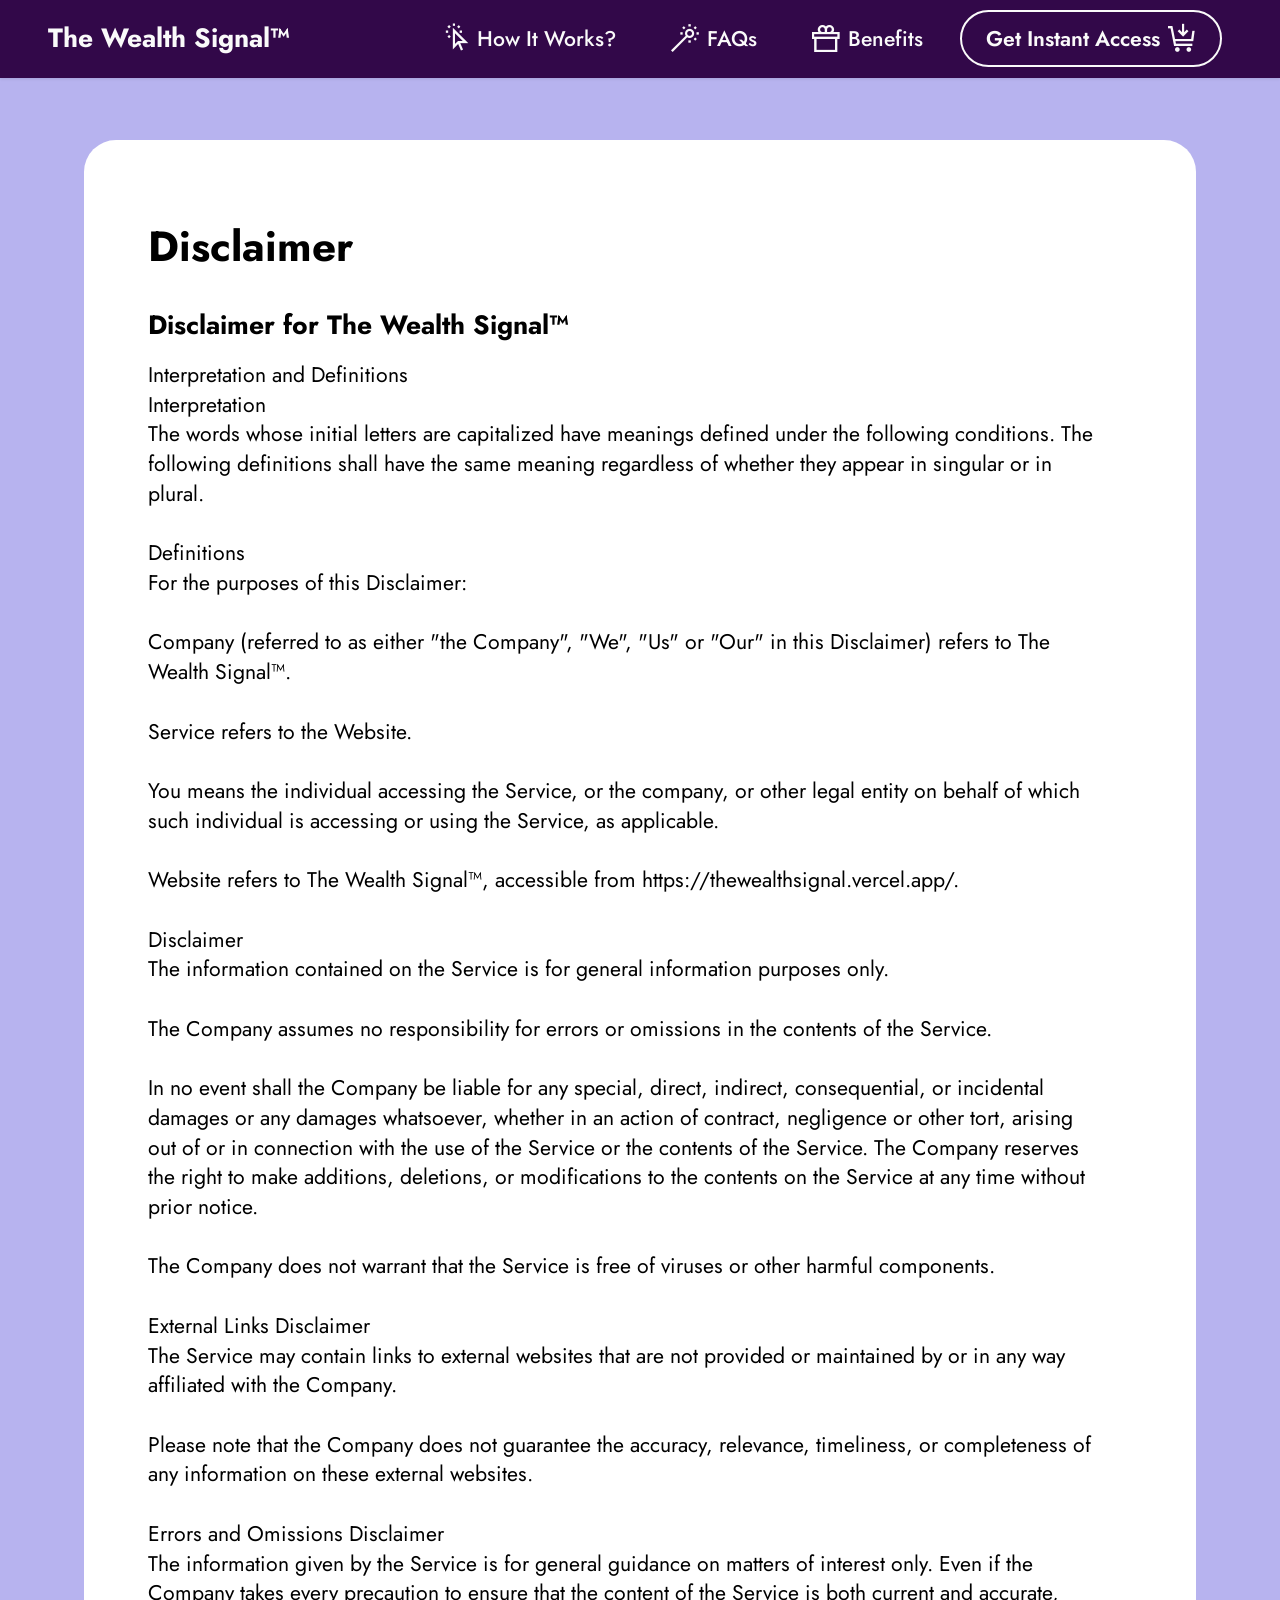
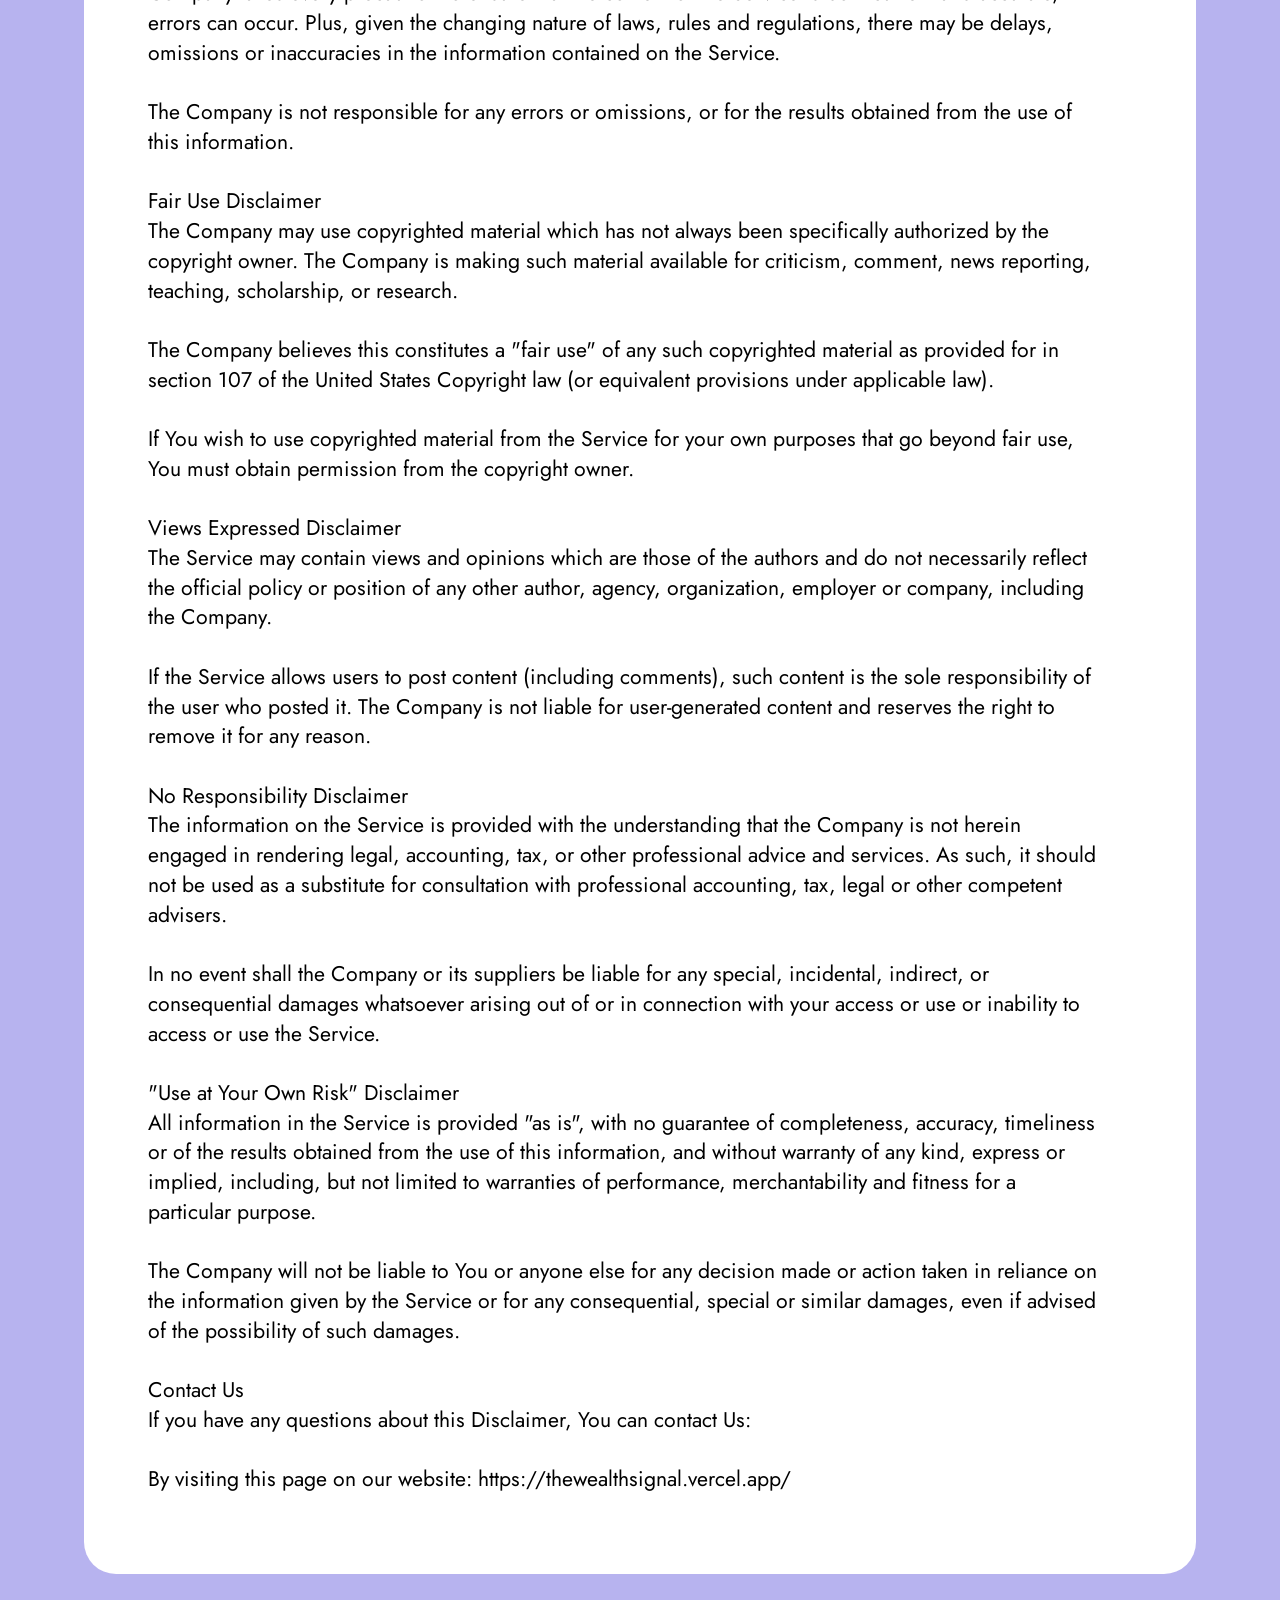
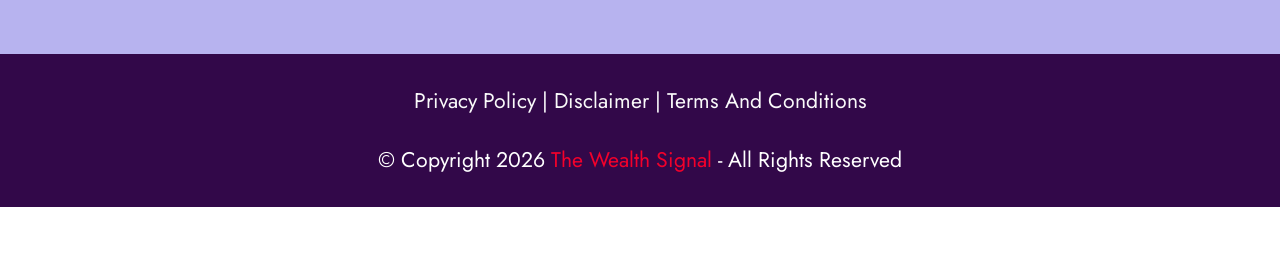
<file: Disclaimer.html>
<!DOCTYPE html>
<html>
<head>
  <!-- Site made with Mobirise Website Builder v6.0.6, https://mobirise.com -->
  <meta charset="UTF-8">
  <meta http-equiv="X-UA-Compatible" content="IE=edge">
  <meta name="generator" content="Mobirise v6.0.6, mobirise.com">
  <meta name="viewport" content="width=device-width, initial-scale=1, minimum-scale=1">

  <title>Disclaimer | The Wealth Signal™</title>

  <!-- ✅ SEO Meta -->
  <meta name="description" content="Disclaimer for The Wealth Signal™. Read important information about the website content, external links, and limitations of liability.">
  <meta name="robots" content="index,follow">
  <meta http-equiv="content-language" content="en-US">

  <!-- ✅ Canonical -->
  <link rel="canonical" href="https://thewealthsignal.vercel.app/Disclaimer.html">

  <!-- ✅ Favicon -->
  <link rel="shortcut icon" href="assets/images/favicon-32x32-32x32-32x32.png" type="image/x-icon">

  <link rel="stylesheet" href="assets/web/assets/mobirise-icons2/mobirise2.css">
  <link rel="stylesheet" href="assets/bootstrap/css/bootstrap.min.css">
  <link rel="stylesheet" href="assets/bootstrap/css/bootstrap-grid.min.css">
  <link rel="stylesheet" href="assets/bootstrap/css/bootstrap-reboot.min.css">
  <link rel="stylesheet" href="assets/animatecss/animate.css">
  <link rel="stylesheet" href="assets/dropdown/css/style.css">
  <link rel="stylesheet" href="assets/socicon/css/styles.css">
  <link rel="stylesheet" href="assets/theme/css/style.css">

  <link rel="preload" href="https://fonts.googleapis.com/css?family=Jost:100,200,300,400,500,600,700,800,900,100i,200i,300i,400i,500i,600i,700i,800i,900i&display=swap" as="style" onload="this.onload=null;this.rel='stylesheet'">
  <noscript>
    <link rel="stylesheet" href="https://fonts.googleapis.com/css?family=Jost:100,200,300,400,500,600,700,800,900,100i,200i,300i,400i,500i,600i,700i,800i,900i&display=swap">
  </noscript>

  <link rel="preload" as="style" href="assets/mobirise/css/mbr-additional.css?v=VBpVyI">
  <link rel="stylesheet" href="assets/mobirise/css/mbr-additional.css?v=VBpVyI" type="text/css">
</head>

<body>

<section data-bs-version="5.1" class="menu menu2 cid-v7LS4KNySV" once="menu" id="menu2-3o">
  <nav class="navbar navbar-dropdown navbar-fixed-top navbar-expand-lg">
    <div class="container-fluid">
      <div class="navbar-brand">
        <span class="navbar-caption-wrap">
          <a class="navbar-caption text-white text-primary display-7" href="index.html">The Wealth Signal™&nbsp;<br></a>
        </span>
      </div>

      <button class="navbar-toggler" type="button" data-toggle="collapse" data-bs-toggle="collapse"
        data-target="#navbarSupportedContent" data-bs-target="#navbarSupportedContent" aria-controls="navbarNavAltMarkup"
        aria-expanded="false" aria-label="Toggle navigation">
        <div class="hamburger">
          <span></span><span></span><span></span><span></span>
        </div>
      </button>

      <div class="collapse navbar-collapse" id="navbarSupportedContent">
        <ul class="navbar-nav nav-dropdown" data-app-modern-menu="true">
          <li class="nav-item">
            <a class="nav-link link text-white text-primary display-4" href="index.html#article11-2l">
              <span class="mobi-mbri mobi-mbri-cursor-click mbr-iconfont mbr-iconfont-btn"></span>How It Works?
            </a>
          </li>
          <li class="nav-item">
            <a class="nav-link link text-white text-primary display-4" href="index.html#article11-2i">
              <span class="mobi-mbri mobi-mbri-magic-stick mbr-iconfont mbr-iconfont-btn"></span>FAQs
            </a>
          </li>
          <li class="nav-item">
            <a class="nav-link link text-white text-primary display-4" href="index.html#article11-2a">
              <span class="mobi-mbri mobi-mbri-gift mbr-iconfont mbr-iconfont-btn"></span>Benefits
            </a>
          </li>
        </ul>

        <div class="navbar-buttons mbr-section-btn">
          <a class="btn btn-white-outline display-4" href="https://fbc90njdz4348odkh7ysneoe6y.hop.clickbank.net/?&tid=vl">
            <span class="mobi-mbri mobi-mbri-cart-add mbr-iconfont mbr-iconfont-btn"></span>Get Instant Access
          </a>
        </div>
      </div>
    </div>
  </nav>
</section>

<section data-bs-version="5.1" class="article07 cid-v7LVwxMcLS" id="article07-3v">
  <div class="container">
    <div class="row justify-content-center">
      <div class="card col-md-12 col-lg-11">
        <div class="card-wrapper">

          <h3 class="card-title mbr-fonts-style mbr-white mt-3 mb-4 display-2">
            <strong>Disclaimer</strong>
          </h3>

          <div class="row card-box align-left">
            <div class="item features-without-image col-12">
              <div class="item-wrapper">

                <h4 class="mbr-section-subtitle mbr-fonts-style mb-3 display-7">
                  <strong>Disclaimer for The Wealth Signal™</strong>
                </h4>

                <p class="mbr-text mbr-fonts-style display-4">
Interpretation and Definitions
<br>Interpretation
<br>The words whose initial letters are capitalized have meanings defined under the following conditions. The following definitions shall have the same meaning regardless of whether they appear in singular or in plural.
<br>
<br>Definitions
<br>For the purposes of this Disclaimer:
<br>
<br>Company (referred to as either "the Company", "We", "Us" or "Our" in this Disclaimer) refers to The Wealth Signal™.
<br>
<br>Service refers to the Website.
<br>
<br>You means the individual accessing the Service, or the company, or other legal entity on behalf of which such individual is accessing or using the Service, as applicable.
<br>
<br>Website refers to The Wealth Signal™, accessible from https://thewealthsignal.vercel.app/.
<br>
<br>Disclaimer
<br>The information contained on the Service is for general information purposes only.
<br>
<br>The Company assumes no responsibility for errors or omissions in the contents of the Service.
<br>
<br>In no event shall the Company be liable for any special, direct, indirect, consequential, or incidental damages or any damages whatsoever, whether in an action of contract, negligence or other tort, arising out of or in connection with the use of the Service or the contents of the Service. The Company reserves the right to make additions, deletions, or modifications to the contents on the Service at any time without prior notice.
<br>
<br>The Company does not warrant that the Service is free of viruses or other harmful components.
<br>
<br>External Links Disclaimer
<br>The Service may contain links to external websites that are not provided or maintained by or in any way affiliated with the Company.
<br>
<br>Please note that the Company does not guarantee the accuracy, relevance, timeliness, or completeness of any information on these external websites.
<br>
<br>Errors and Omissions Disclaimer
<br>The information given by the Service is for general guidance on matters of interest only. Even if the Company takes every precaution to ensure that the content of the Service is both current and accurate, errors can occur. Plus, given the changing nature of laws, rules and regulations, there may be delays, omissions or inaccuracies in the information contained on the Service.
<br>
<br>The Company is not responsible for any errors or omissions, or for the results obtained from the use of this information.
<br>
<br>Fair Use Disclaimer
<br>The Company may use copyrighted material which has not always been specifically authorized by the copyright owner. The Company is making such material available for criticism, comment, news reporting, teaching, scholarship, or research.
<br>
<br>The Company believes this constitutes a "fair use" of any such copyrighted material as provided for in section 107 of the United States Copyright law (or equivalent provisions under applicable law).
<br>
<br>If You wish to use copyrighted material from the Service for your own purposes that go beyond fair use, You must obtain permission from the copyright owner.
<br>
<br>Views Expressed Disclaimer
<br>The Service may contain views and opinions which are those of the authors and do not necessarily reflect the official policy or position of any other author, agency, organization, employer or company, including the Company.
<br>
<br>If the Service allows users to post content (including comments), such content is the sole responsibility of the user who posted it. The Company is not liable for user-generated content and reserves the right to remove it for any reason.
<br>
<br>No Responsibility Disclaimer
<br>The information on the Service is provided with the understanding that the Company is not herein engaged in rendering legal, accounting, tax, or other professional advice and services. As such, it should not be used as a substitute for consultation with professional accounting, tax, legal or other competent advisers.
<br>
<br>In no event shall the Company or its suppliers be liable for any special, incidental, indirect, or consequential damages whatsoever arising out of or in connection with your access or use or inability to access or use the Service.
<br>
<br>"Use at Your Own Risk" Disclaimer
<br>All information in the Service is provided "as is", with no guarantee of completeness, accuracy, timeliness or of the results obtained from the use of this information, and without warranty of any kind, express or implied, including, but not limited to warranties of performance, merchantability and fitness for a particular purpose.
<br>
<br>The Company will not be liable to You or anyone else for any decision made or action taken in reliance on the information given by the Service or for any consequential, special or similar damages, even if advised of the possibility of such damages.
<br>
<br>Contact Us
<br>If you have any questions about this Disclaimer, You can contact Us:
<br>
<br>By visiting this page on our website: https://thewealthsignal.vercel.app/
                </p>

              </div>
            </div>
          </div>

        </div>
      </div>
    </div>
  </div>
</section>

<section data-bs-version="5.1" class="footer4 cid-v7LS4LzHiX" once="footers" id="footer04-3q">
  <div class="container">
    <div class="media-container-row align-center mbr-white">
      <div class="col-12">
        <p class="mbr-text mb-0 mbr-fonts-style display-4">
          <a href="Privacy-Policy.html" class="text-white text-primary">Privacy Policy</a> |
          <a href="Disclaimer.html" class="text-white text-primary">Disclaimer</a> |
          <a href="Terms-And-Conditions.html" class="text-white text-primary">Terms And Conditions</a>
          <br><br>
          © Copyright 2026
          <a href="https://fbc90njdz4348odkh7ysneoe6y.hop.clickbank.net/?&tid=vl" class="text-info text-primary">The Wealth Signal</a>
          - All Rights Reserved
        </p>
      </div>
    </div>
  </div>
</section>

<section class="display-7" style="padding:0;align-items:center;justify-content:center;flex-wrap:wrap;align-content:center;display:flex;position:relative;height:4rem;">
  <a href="https://mobiri.se/4091267" style="flex:1 1;height:4rem;position:absolute;width:100%;z-index:1;">
    <img alt="" style="height:4rem;" src="[data-uri]">
  </a>
  <p style="margin:0;text-align:center;" class="display-7">&#8204;</p>
  <a style="z-index:1" href="https://mobirise.com/builder/ai-website-maker.html">Free AI Website Maker</a>
</section>

<script src="assets/bootstrap/js/bootstrap.bundle.min.js"></script>
<script src="assets/smoothscroll/smooth-scroll.js"></script>
<script src="assets/ytplayer/index.js"></script>
<script src="assets/dropdown/js/navbar-dropdown.js"></script>
<script src="assets/theme/js/script.js"></script>

<div id="scrollToTop" class="scrollToTop mbr-arrow-up">
  <a style="text-align:center;"><i class="mbr-arrow-up-icon mbr-arrow-up-icon-cm cm-icon cm-icon-smallarrow-up"></i></a>
</div>
<input name="animation" type="hidden">

</body>
</html>
</file>
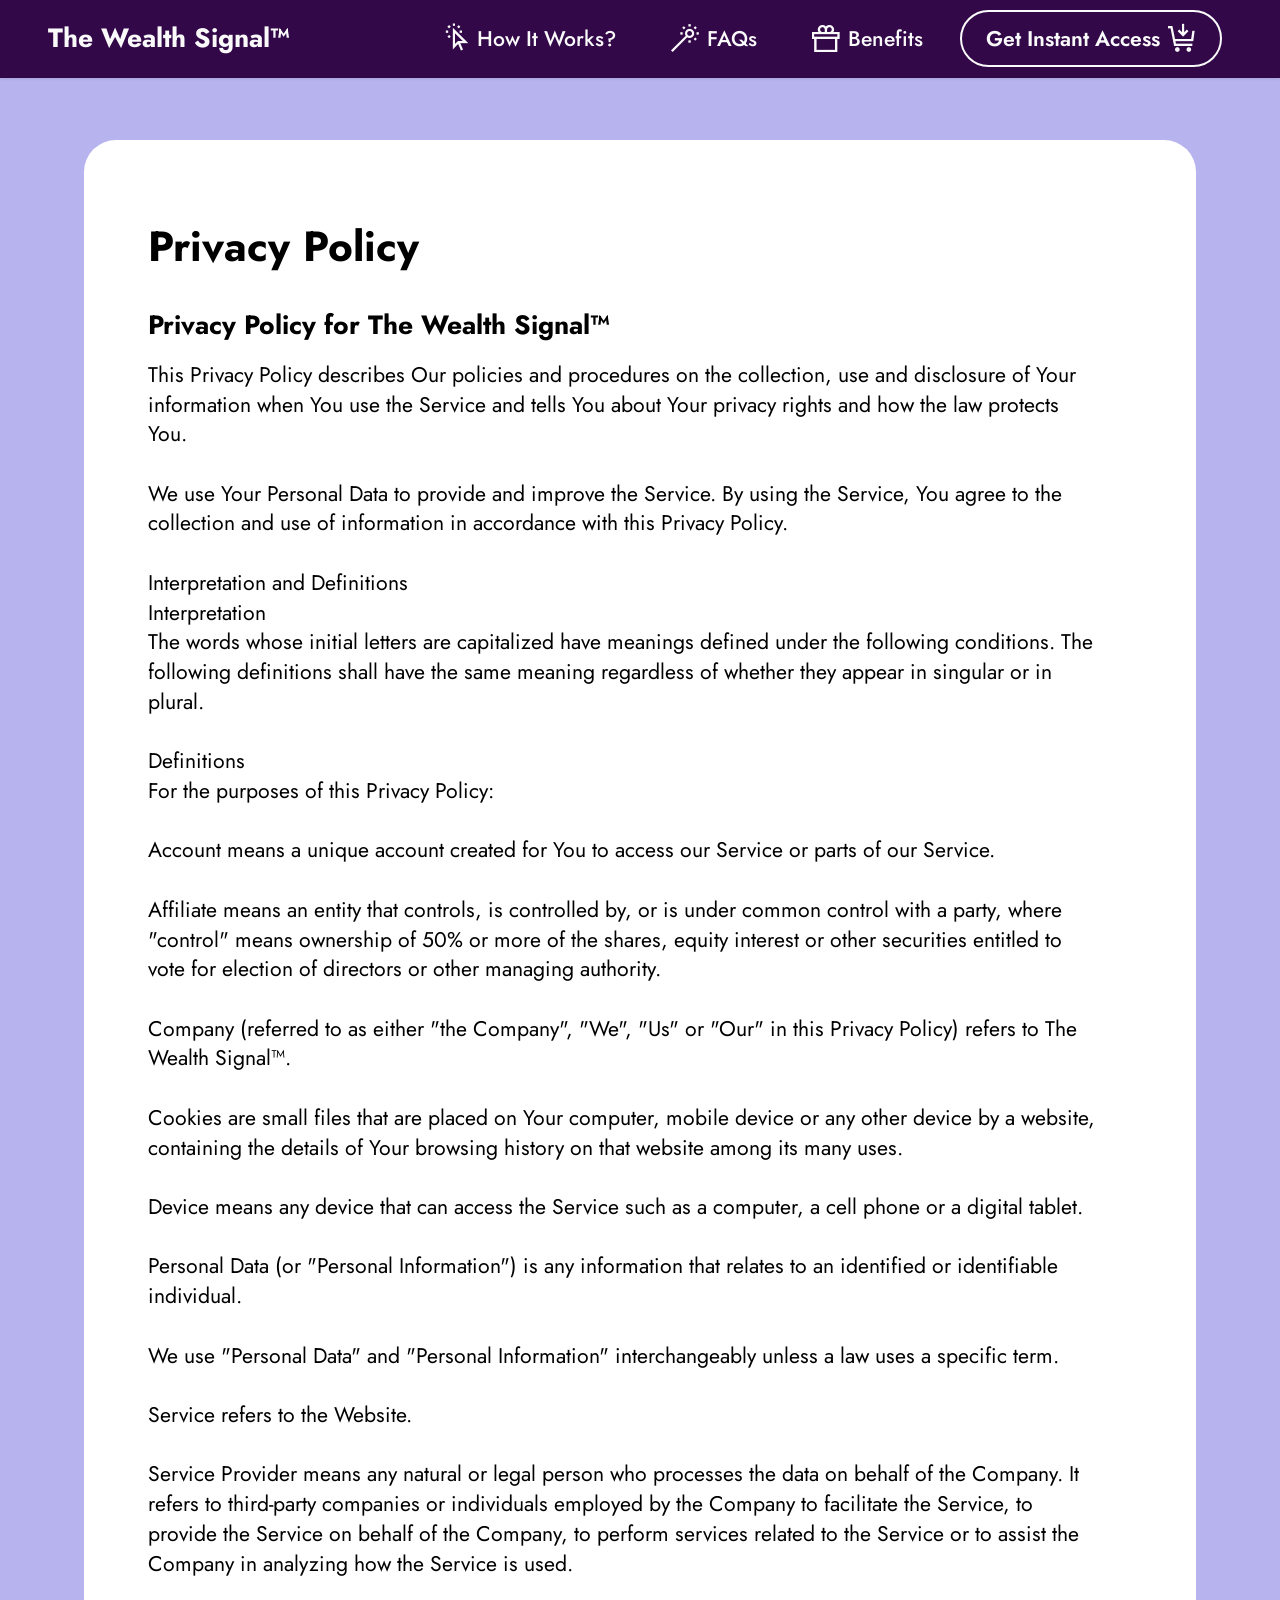
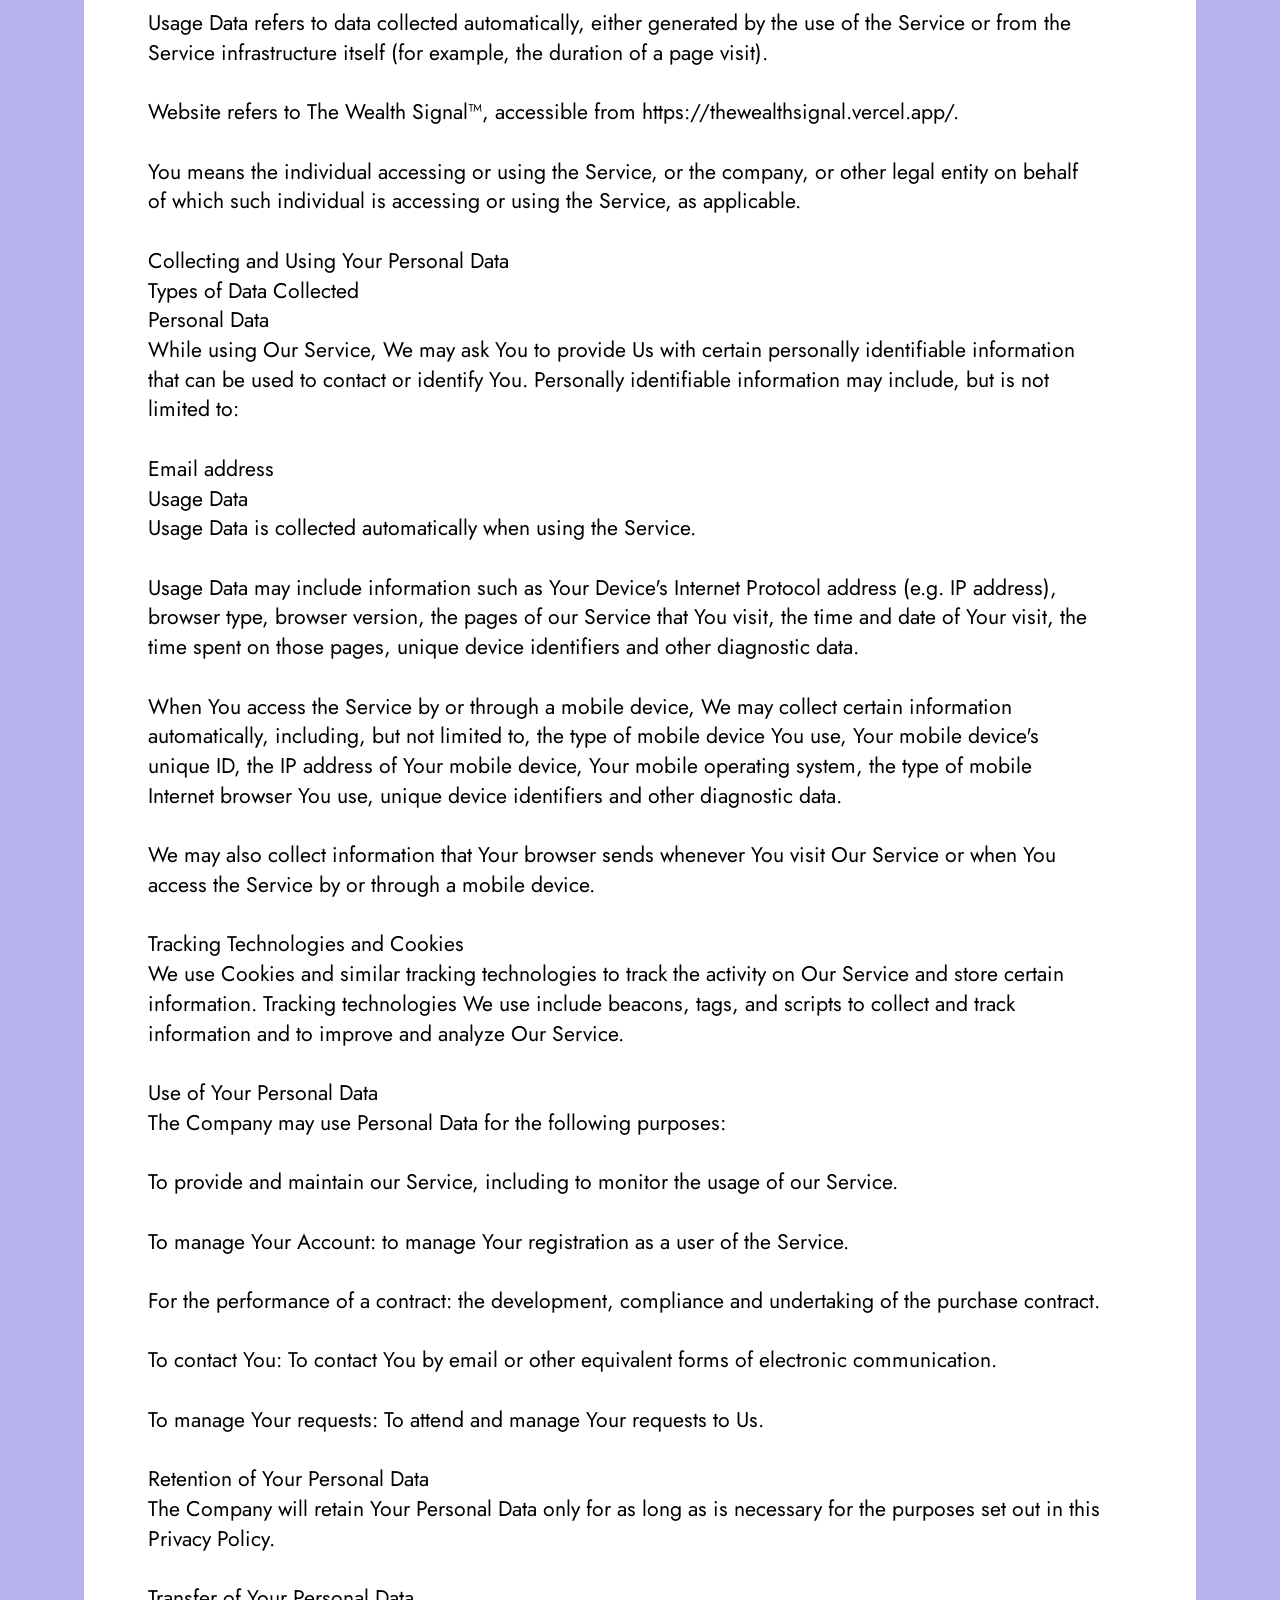
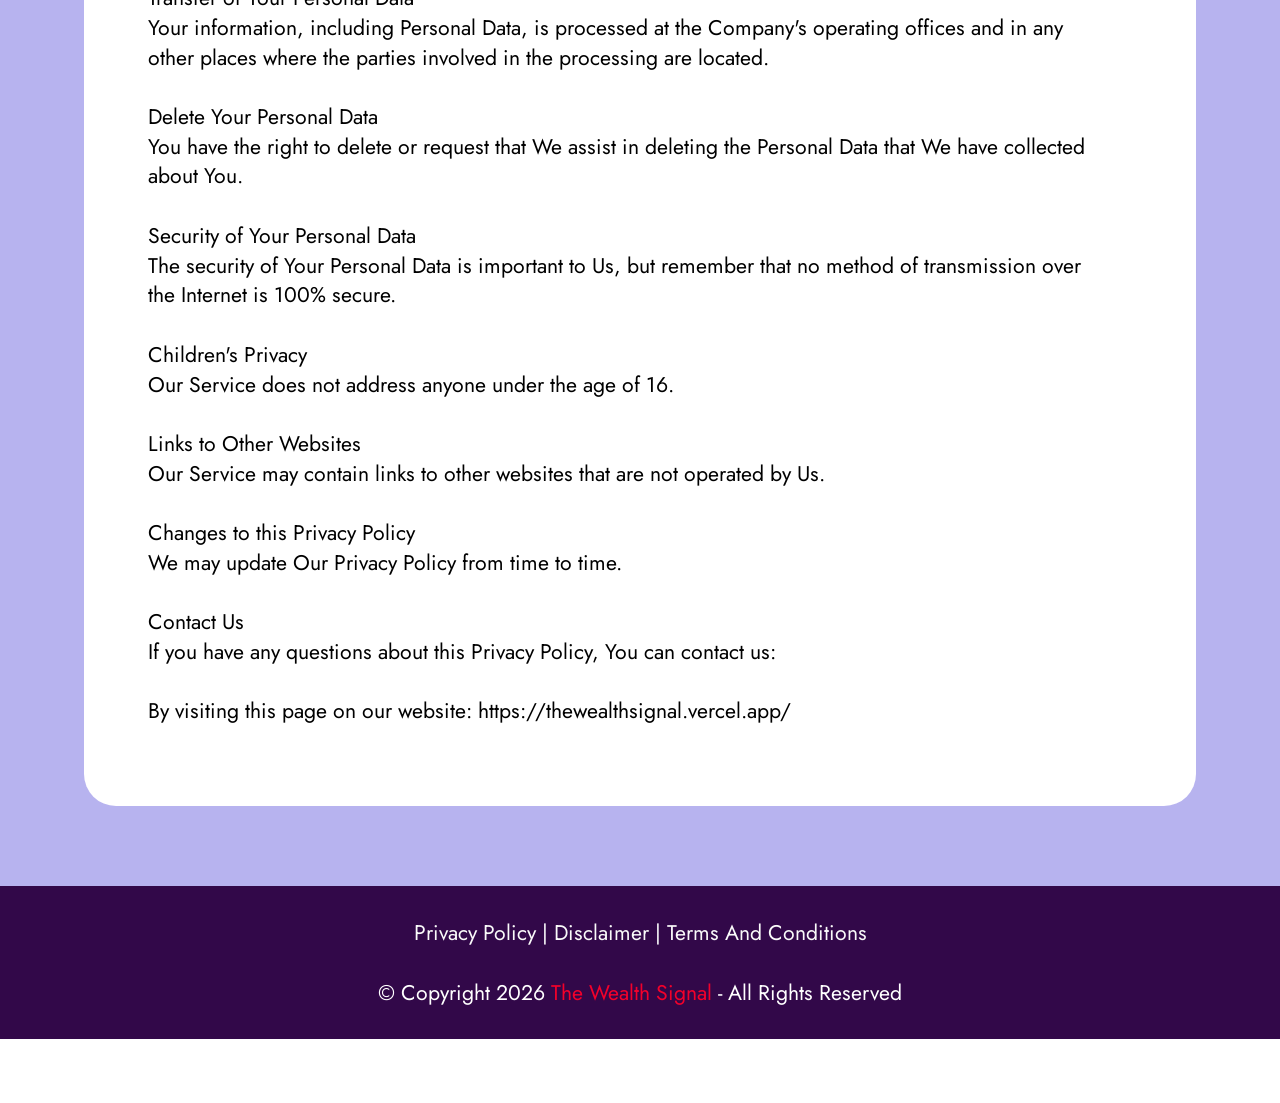
<file: Privacy-Policy.html>
<!DOCTYPE html>
<html>
<head>
  <!-- Site made with Mobirise Website Builder v6.0.6, https://mobirise.com -->
  <meta charset="UTF-8">
  <meta http-equiv="X-UA-Compatible" content="IE=edge">
  <meta name="generator" content="Mobirise v6.0.6, mobirise.com">
  <meta name="viewport" content="width=device-width, initial-scale=1, minimum-scale=1">

  <title>Privacy Policy | The Wealth Signal™</title>

  <!-- ✅ SEO Meta -->
  <meta name="description" content="Privacy Policy for The Wealth Signal™. Learn how we collect, use, and protect information when you use our website.">
  <meta name="robots" content="index,follow">
  <meta http-equiv="content-language" content="en-US">

  <!-- ✅ Canonical -->
  <link rel="canonical" href="https://thewealthsignal.vercel.app/Privacy-Policy.html">

  <!-- ✅ Favicon -->
  <link rel="shortcut icon" href="assets/images/favicon-32x32-32x32-32x32.png" type="image/x-icon">

  <link rel="stylesheet" href="assets/web/assets/mobirise-icons2/mobirise2.css">
  <link rel="stylesheet" href="assets/bootstrap/css/bootstrap.min.css">
  <link rel="stylesheet" href="assets/bootstrap/css/bootstrap-grid.min.css">
  <link rel="stylesheet" href="assets/bootstrap/css/bootstrap-reboot.min.css">
  <link rel="stylesheet" href="assets/animatecss/animate.css">
  <link rel="stylesheet" href="assets/dropdown/css/style.css">
  <link rel="stylesheet" href="assets/socicon/css/styles.css">
  <link rel="stylesheet" href="assets/theme/css/style.css">

  <link rel="preload" href="https://fonts.googleapis.com/css?family=Jost:100,200,300,400,500,600,700,800,900,100i,200i,300i,400i,500i,600i,700i,800i,900i&display=swap" as="style" onload="this.onload=null;this.rel='stylesheet'">
  <noscript>
    <link rel="stylesheet" href="https://fonts.googleapis.com/css?family=Jost:100,200,300,400,500,600,700,800,900,100i,200i,300i,400i,500i,600i,700i,800i,900i&display=swap">
  </noscript>

  <link rel="preload" as="style" href="assets/mobirise/css/mbr-additional.css?v=wupb6i">
  <link rel="stylesheet" href="assets/mobirise/css/mbr-additional.css?v=wupb6i" type="text/css">
</head>

<body>

<section data-bs-version="5.1" class="menu menu2 cid-v7LR9pWg8x" once="menu" id="menu2-2q">
  <nav class="navbar navbar-dropdown navbar-fixed-top navbar-expand-lg">
    <div class="container-fluid">
      <div class="navbar-brand">
        <span class="navbar-caption-wrap">
          <a class="navbar-caption text-white text-primary display-7" href="index.html">The Wealth Signal™&nbsp;<br></a>
        </span>
      </div>

      <button class="navbar-toggler" type="button" data-toggle="collapse" data-bs-toggle="collapse"
        data-target="#navbarSupportedContent" data-bs-target="#navbarSupportedContent" aria-controls="navbarNavAltMarkup"
        aria-expanded="false" aria-label="Toggle navigation">
        <div class="hamburger">
          <span></span><span></span><span></span><span></span>
        </div>
      </button>

      <div class="collapse navbar-collapse" id="navbarSupportedContent">
        <ul class="navbar-nav nav-dropdown" data-app-modern-menu="true">
          <li class="nav-item">
            <a class="nav-link link text-white text-primary display-4" href="index.html#article11-2l">
              <span class="mobi-mbri mobi-mbri-cursor-click mbr-iconfont mbr-iconfont-btn"></span>How It Works?
            </a>
          </li>
          <li class="nav-item">
            <a class="nav-link link text-white text-primary display-4" href="index.html#article11-2i">
              <span class="mobi-mbri mobi-mbri-magic-stick mbr-iconfont mbr-iconfont-btn"></span>FAQs
            </a>
          </li>
          <li class="nav-item">
            <a class="nav-link link text-white text-primary display-4" href="index.html#article11-2a">
              <span class="mobi-mbri mobi-mbri-gift mbr-iconfont mbr-iconfont-btn"></span>Benefits
            </a>
          </li>
        </ul>

        <div class="navbar-buttons mbr-section-btn">
          <a class="btn btn-white-outline display-4" href="https://fbc90njdz4348odkh7ysneoe6y.hop.clickbank.net/?&tid=vl">
            <span class="mobi-mbri mobi-mbri-cart-add mbr-iconfont mbr-iconfont-btn"></span>Get Instant Access
          </a>
        </div>
      </div>
    </div>
  </nav>
</section>

<section data-bs-version="5.1" class="article07 cid-v7LWty5Csa" id="article07-3w">
  <div class="container">
    <div class="row justify-content-center">
      <div class="card col-md-12 col-lg-11">
        <div class="card-wrapper">

          <h3 class="card-title mbr-fonts-style mbr-white mt-3 mb-4 display-2">
            <strong>Privacy Policy</strong>
          </h3>

          <div class="row card-box align-left">
            <div class="item features-without-image col-12">
              <div class="item-wrapper">

                <h4 class="mbr-section-subtitle mbr-fonts-style mb-3 display-7">
                  <strong>Privacy Policy for The Wealth Signal™</strong>
                </h4>

                <p class="mbr-text mbr-fonts-style display-4">
This Privacy Policy describes Our policies and procedures on the collection, use and disclosure of Your information when You use the Service and tells You about Your privacy rights and how the law protects You.
<br>
<br>We use Your Personal Data to provide and improve the Service. By using the Service, You agree to the collection and use of information in accordance with this Privacy Policy.
<br>
<br>Interpretation and Definitions
<br>Interpretation
<br>The words whose initial letters are capitalized have meanings defined under the following conditions. The following definitions shall have the same meaning regardless of whether they appear in singular or in plural.
<br>
<br>Definitions
<br>For the purposes of this Privacy Policy:
<br>
<br>Account means a unique account created for You to access our Service or parts of our Service.
<br>
<br>Affiliate means an entity that controls, is controlled by, or is under common control with a party, where "control" means ownership of 50% or more of the shares, equity interest or other securities entitled to vote for election of directors or other managing authority.
<br>
<br>Company (referred to as either "the Company", "We", "Us" or "Our" in this Privacy Policy) refers to The Wealth Signal™.
<br>
<br>Cookies are small files that are placed on Your computer, mobile device or any other device by a website, containing the details of Your browsing history on that website among its many uses.
<br>
<br>Device means any device that can access the Service such as a computer, a cell phone or a digital tablet.
<br>
<br>Personal Data (or "Personal Information") is any information that relates to an identified or identifiable individual.
<br>
<br>We use "Personal Data" and "Personal Information" interchangeably unless a law uses a specific term.
<br>
<br>Service refers to the Website.
<br>
<br>Service Provider means any natural or legal person who processes the data on behalf of the Company. It refers to third-party companies or individuals employed by the Company to facilitate the Service, to provide the Service on behalf of the Company, to perform services related to the Service or to assist the Company in analyzing how the Service is used.
<br>
<br>Usage Data refers to data collected automatically, either generated by the use of the Service or from the Service infrastructure itself (for example, the duration of a page visit).
<br>
<br>Website refers to The Wealth Signal™, accessible from https://thewealthsignal.vercel.app/.
<br>
<br>You means the individual accessing or using the Service, or the company, or other legal entity on behalf of which such individual is accessing or using the Service, as applicable.
<br>
<br>Collecting and Using Your Personal Data
<br>Types of Data Collected
<br>Personal Data
<br>While using Our Service, We may ask You to provide Us with certain personally identifiable information that can be used to contact or identify You. Personally identifiable information may include, but is not limited to:
<br>
<br>Email address
<br>Usage Data
<br>Usage Data is collected automatically when using the Service.
<br>
<br>Usage Data may include information such as Your Device's Internet Protocol address (e.g. IP address), browser type, browser version, the pages of our Service that You visit, the time and date of Your visit, the time spent on those pages, unique device identifiers and other diagnostic data.
<br>
<br>When You access the Service by or through a mobile device, We may collect certain information automatically, including, but not limited to, the type of mobile device You use, Your mobile device's unique ID, the IP address of Your mobile device, Your mobile operating system, the type of mobile Internet browser You use, unique device identifiers and other diagnostic data.
<br>
<br>We may also collect information that Your browser sends whenever You visit Our Service or when You access the Service by or through a mobile device.
<br>
<br>Tracking Technologies and Cookies
<br>We use Cookies and similar tracking technologies to track the activity on Our Service and store certain information. Tracking technologies We use include beacons, tags, and scripts to collect and track information and to improve and analyze Our Service.
<br>
<br>Use of Your Personal Data
<br>The Company may use Personal Data for the following purposes:
<br>
<br>To provide and maintain our Service, including to monitor the usage of our Service.
<br>
<br>To manage Your Account: to manage Your registration as a user of the Service.
<br>
<br>For the performance of a contract: the development, compliance and undertaking of the purchase contract.
<br>
<br>To contact You: To contact You by email or other equivalent forms of electronic communication.
<br>
<br>To manage Your requests: To attend and manage Your requests to Us.
<br>
<br>Retention of Your Personal Data
<br>The Company will retain Your Personal Data only for as long as is necessary for the purposes set out in this Privacy Policy.
<br>
<br>Transfer of Your Personal Data
<br>Your information, including Personal Data, is processed at the Company's operating offices and in any other places where the parties involved in the processing are located.
<br>
<br>Delete Your Personal Data
<br>You have the right to delete or request that We assist in deleting the Personal Data that We have collected about You.
<br>
<br>Security of Your Personal Data
<br>The security of Your Personal Data is important to Us, but remember that no method of transmission over the Internet is 100% secure.
<br>
<br>Children's Privacy
<br>Our Service does not address anyone under the age of 16.
<br>
<br>Links to Other Websites
<br>Our Service may contain links to other websites that are not operated by Us.
<br>
<br>Changes to this Privacy Policy
<br>We may update Our Privacy Policy from time to time.
<br>
<br>Contact Us
<br>If you have any questions about this Privacy Policy, You can contact us:
<br>
<br>By visiting this page on our website: https://thewealthsignal.vercel.app/
<br>
                </p>

              </div>
            </div>
          </div>

        </div>
      </div>
    </div>
  </div>
</section>

<section data-bs-version="5.1" class="footer4 cid-v7LR9CE8Vg" once="footers" id="footer04-3n">
  <div class="container">
    <div class="media-container-row align-center mbr-white">
      <div class="col-12">
        <p class="mbr-text mb-0 mbr-fonts-style display-4">
          <a href="Privacy-Policy.html" class="text-white text-primary">Privacy Policy</a> |
          <a href="Disclaimer.html" class="text-white text-primary">Disclaimer</a> |
          <a href="Terms-And-Conditions.html" class="text-white text-primary">Terms And Conditions</a>
          <br><br>
          © Copyright 2026
          <a href="https://fbc90njdz4348odkh7ysneoe6y.hop.clickbank.net/?&tid=vl" class="text-info text-primary">The Wealth Signal</a>
          - All Rights Reserved
        </p>
      </div>
    </div>
  </div>
</section>

<section class="display-7" style="padding:0;align-items:center;justify-content:center;flex-wrap:wrap;align-content:center;display:flex;position:relative;height:4rem;">
  <a href="https://mobiri.se/4091267" style="flex:1 1;height:4rem;position:absolute;width:100%;z-index:1;">
    <img alt="" style="height:4rem;" src="[data-uri]">
  </a>
  <p style="margin:0;text-align:center;" class="display-7">&#8204;</p>
  <a style="z-index:1" href="https://mobirise.com/builder/ai-website-generator.html">AI Website Generator</a>
</section>

<script src="assets/bootstrap/js/bootstrap.bundle.min.js"></script>
<script src="assets/smoothscroll/smooth-scroll.js"></script>
<script src="assets/ytplayer/index.js"></script>
<script src="assets/dropdown/js/navbar-dropdown.js"></script>
<script src="assets/theme/js/script.js"></script>

<div id="scrollToTop" class="scrollToTop mbr-arrow-up">
  <a style="text-align: center;">
    <i class="mbr-arrow-up-icon mbr-arrow-up-icon-cm cm-icon cm-icon-smallarrow-up"></i>
  </a>
</div>
<input name="animation" type="hidden">

</body>
</html>
</file>
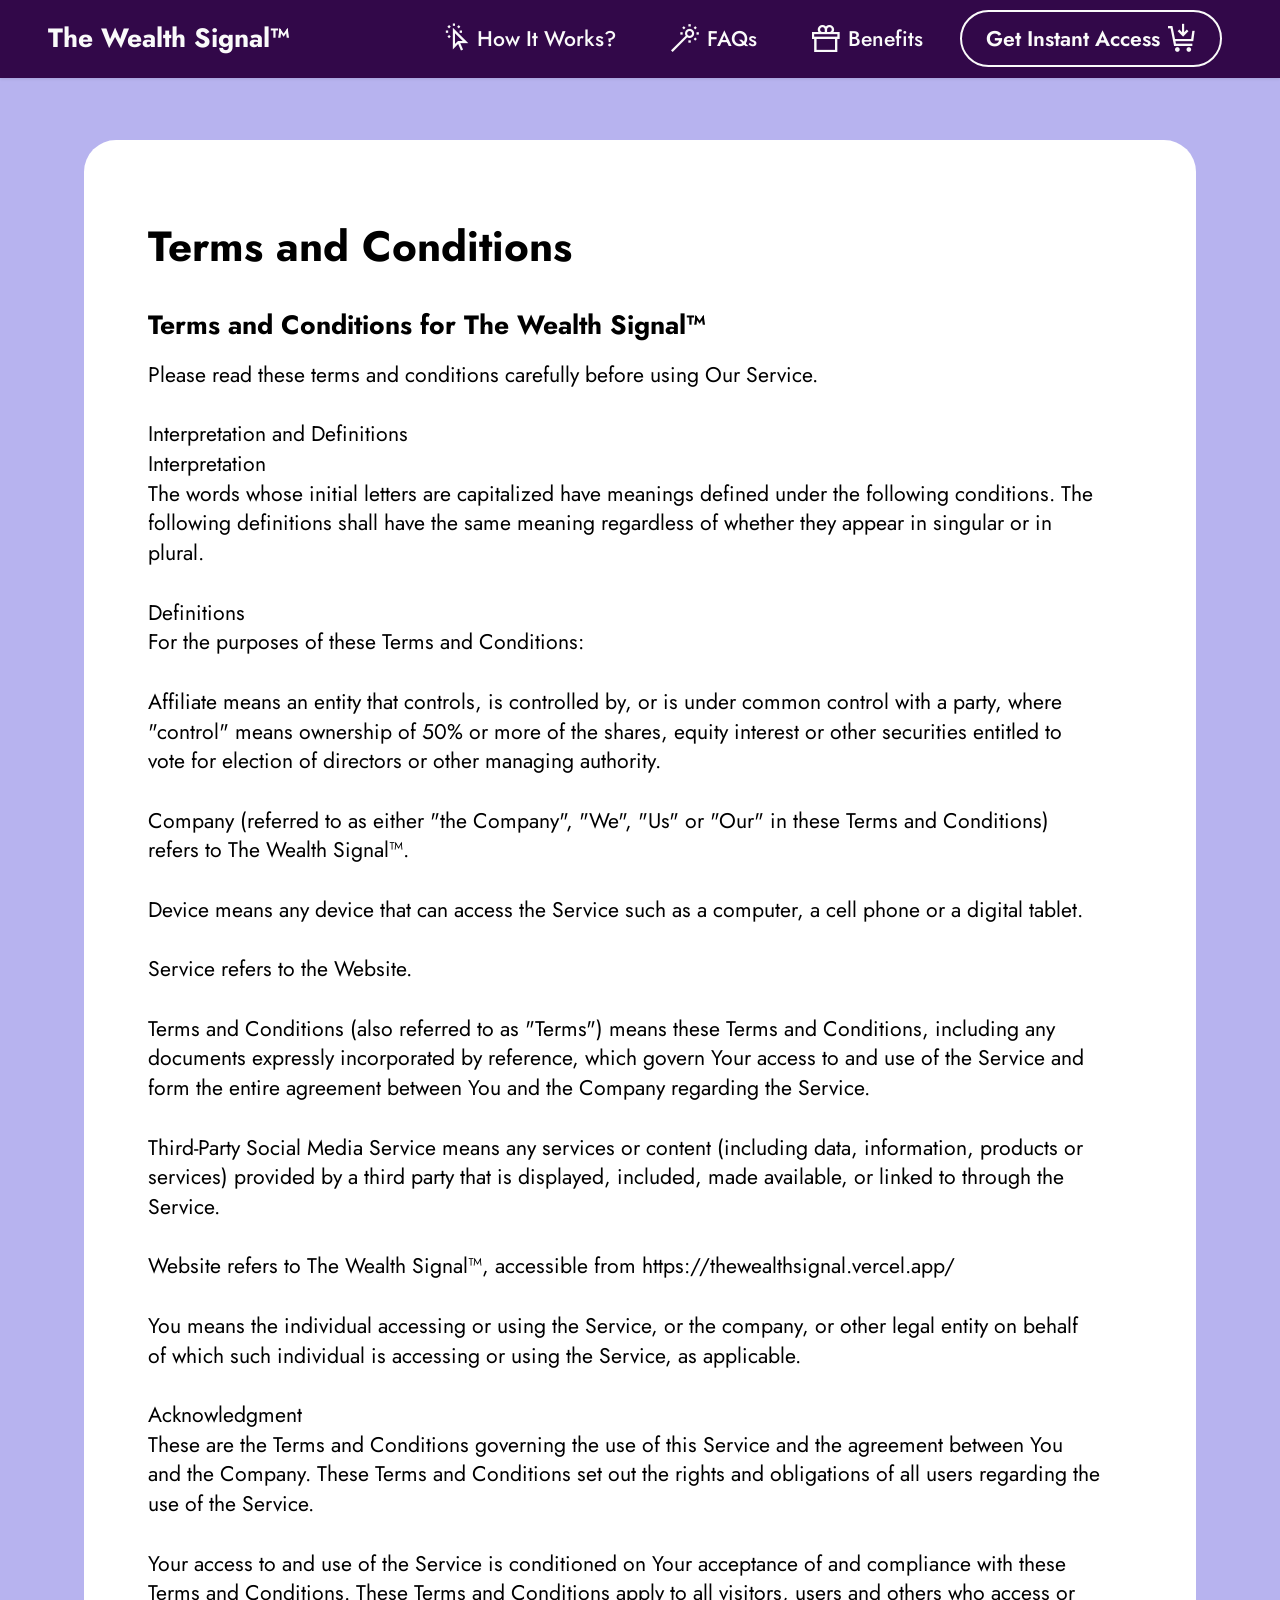
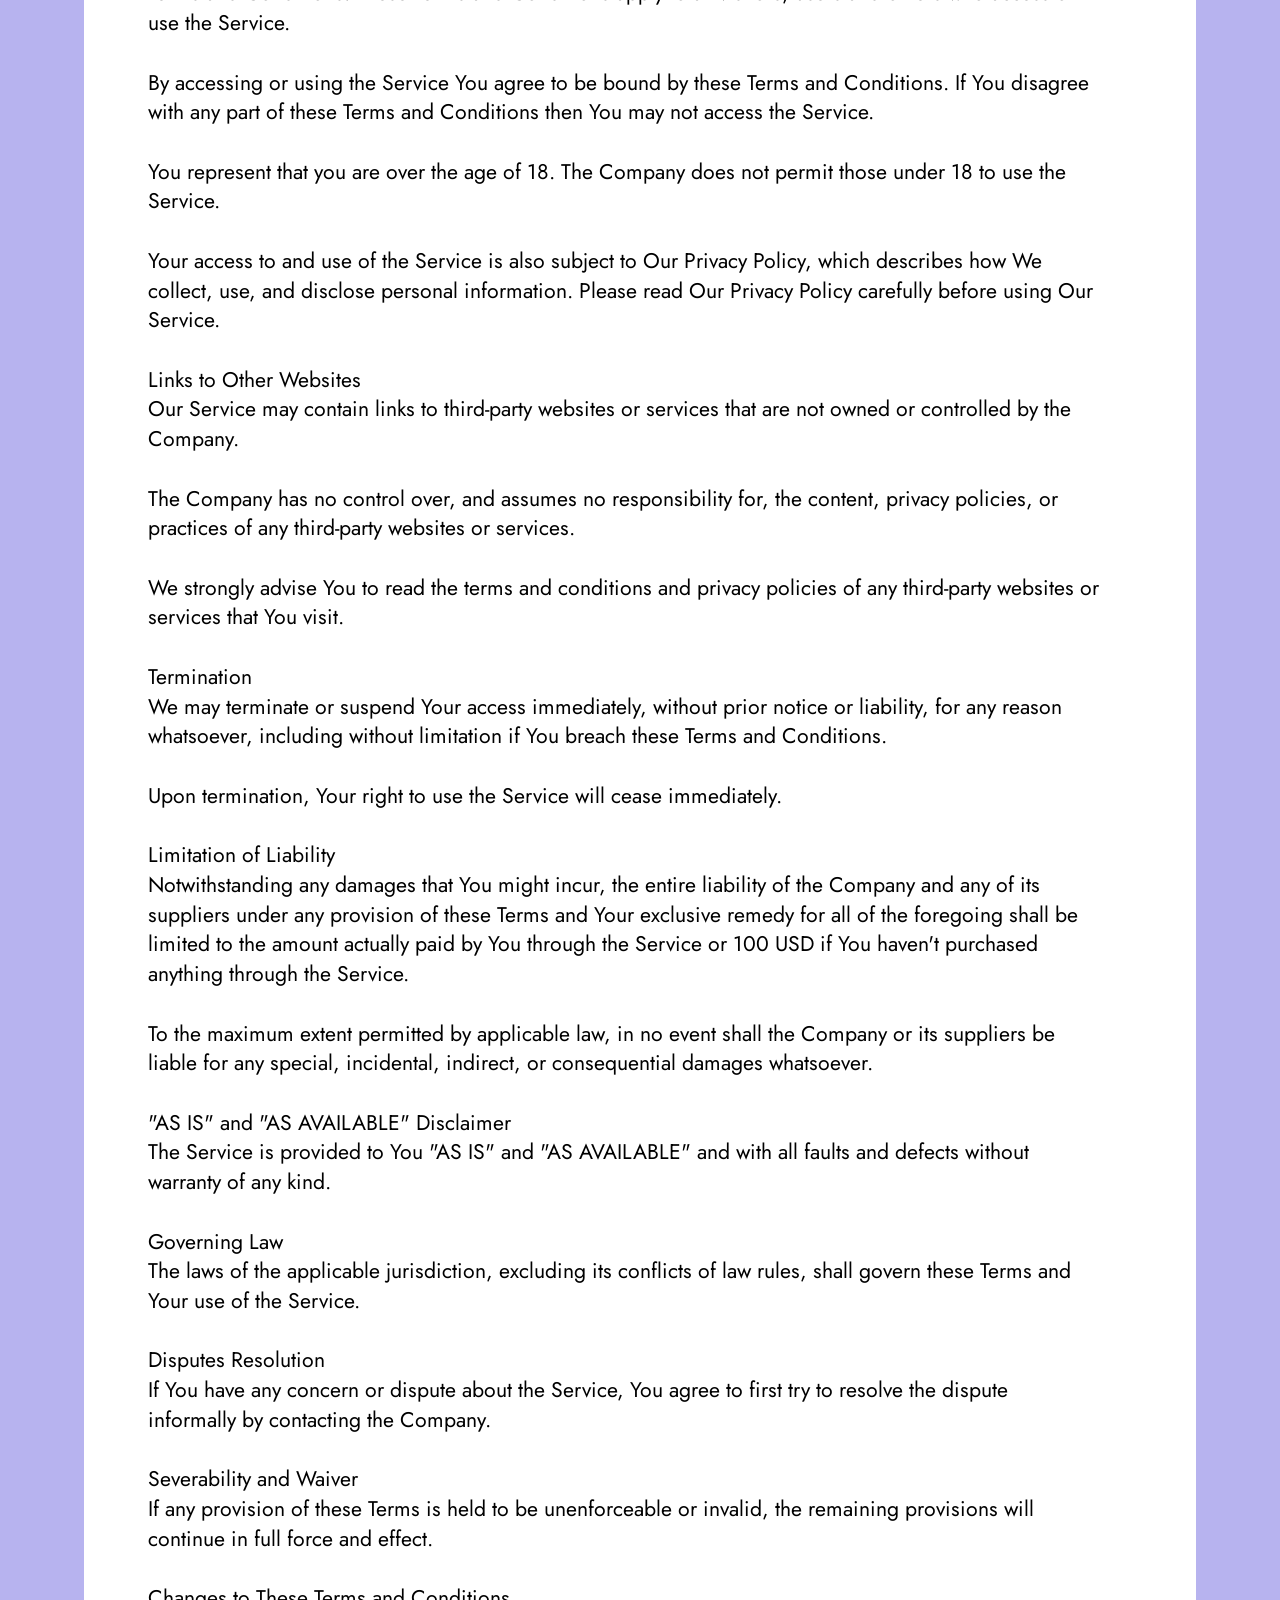
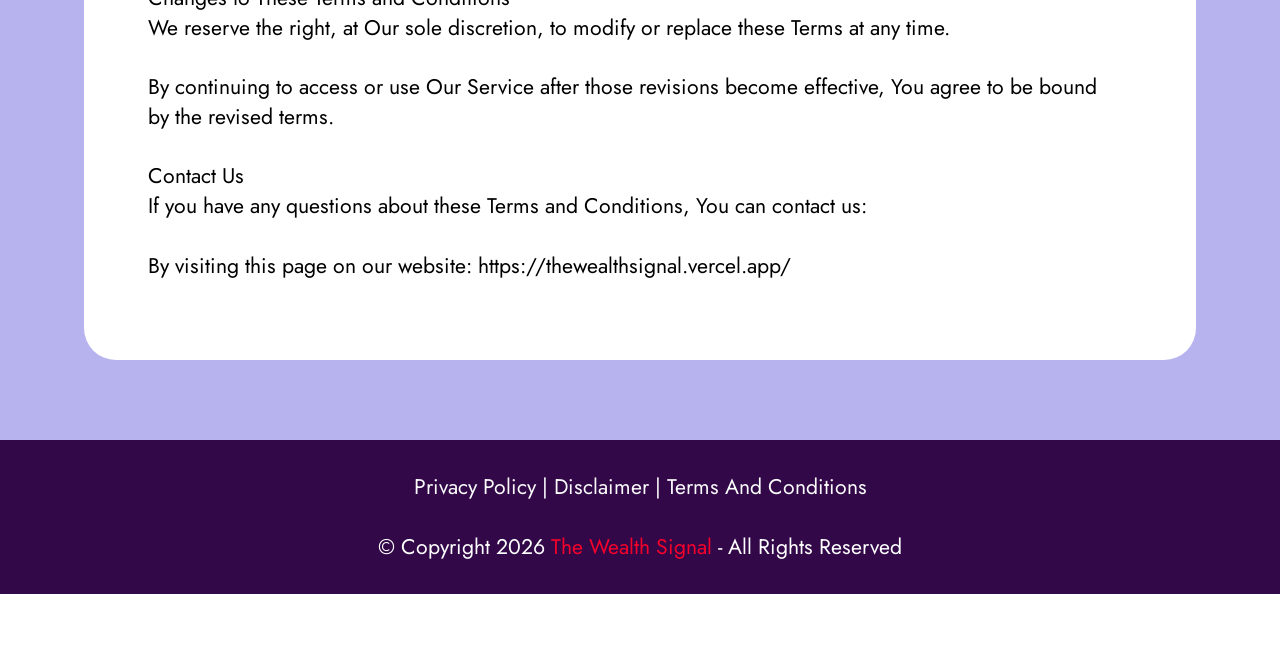
<file: Terms-And-Conditions.html>
<!DOCTYPE html>
<html>
<head>
  <!-- Site made with Mobirise Website Builder v6.0.6, https://mobirise.com -->
  <meta charset="UTF-8">
  <meta http-equiv="X-UA-Compatible" content="IE=edge">
  <meta name="generator" content="Mobirise v6.0.6, mobirise.com">
  <meta name="viewport" content="width=device-width, initial-scale=1, minimum-scale=1">

  <title>Terms &amp; Conditions | The Wealth Signal™</title>

  <!-- ✅ SEO Meta -->
  <meta name="description" content="Terms and Conditions for The Wealth Signal™. Please read these terms carefully before using our website.">
  <meta name="robots" content="index,follow">
  <meta http-equiv="content-language" content="en-US">

  <!-- ✅ Canonical -->
  <link rel="canonical" href="https://thewealthsignal.vercel.app/Terms-And-Conditions.html">

  <!-- ✅ Favicon -->
  <link rel="shortcut icon" href="assets/images/favicon-32x32-32x32-32x32.png" type="image/x-icon">

  <link rel="stylesheet" href="assets/web/assets/mobirise-icons2/mobirise2.css">
  <link rel="stylesheet" href="assets/bootstrap/css/bootstrap.min.css">
  <link rel="stylesheet" href="assets/bootstrap/css/bootstrap-grid.min.css">
  <link rel="stylesheet" href="assets/bootstrap/css/bootstrap-reboot.min.css">
  <link rel="stylesheet" href="assets/animatecss/animate.css">
  <link rel="stylesheet" href="assets/dropdown/css/style.css">
  <link rel="stylesheet" href="assets/socicon/css/styles.css">
  <link rel="stylesheet" href="assets/theme/css/style.css">

  <link rel="preload" href="https://fonts.googleapis.com/css?family=Jost:100,200,300,400,500,600,700,800,900,100i,200i,300i,400i,500i,600i,700i,800i,900i&display=swap" as="style" onload="this.onload=null;this.rel='stylesheet'">
  <noscript>
    <link rel="stylesheet" href="https://fonts.googleapis.com/css?family=Jost:100,200,300,400,500,600,700,800,900,100i,200i,300i,400i,500i,600i,700i,800i,900i&display=swap">
  </noscript>

  <link rel="preload" as="style" href="assets/mobirise/css/mbr-additional.css?v=wDVrus">
  <link rel="stylesheet" href="assets/mobirise/css/mbr-additional.css?v=wDVrus" type="text/css">
</head>

<body>

<section data-bs-version="5.1" class="menu menu2 cid-v7LS9wONlH" once="menu" id="menu2-3r">
  <nav class="navbar navbar-dropdown navbar-fixed-top navbar-expand-lg">
    <div class="container-fluid">
      <div class="navbar-brand">
        <span class="navbar-caption-wrap">
          <a class="navbar-caption text-white text-primary display-7" href="index.html">The Wealth Signal™&nbsp;<br></a>
        </span>
      </div>

      <button class="navbar-toggler" type="button" data-toggle="collapse" data-bs-toggle="collapse"
        data-target="#navbarSupportedContent" data-bs-target="#navbarSupportedContent" aria-controls="navbarNavAltMarkup"
        aria-expanded="false" aria-label="Toggle navigation">
        <div class="hamburger">
          <span></span><span></span><span></span><span></span>
        </div>
      </button>

      <div class="collapse navbar-collapse" id="navbarSupportedContent">
        <ul class="navbar-nav nav-dropdown" data-app-modern-menu="true">
          <li class="nav-item">
            <a class="nav-link link text-white text-primary display-4" href="index.html#article11-2l">
              <span class="mobi-mbri mobi-mbri-cursor-click mbr-iconfont mbr-iconfont-btn"></span>How It Works?
            </a>
          </li>
          <li class="nav-item">
            <a class="nav-link link text-white text-primary display-4" href="index.html#article11-2i">
              <span class="mobi-mbri mobi-mbri-magic-stick mbr-iconfont mbr-iconfont-btn"></span>FAQs
            </a>
          </li>
          <li class="nav-item">
            <a class="nav-link link text-white text-primary display-4" href="index.html#article11-2a">
              <span class="mobi-mbri mobi-mbri-gift mbr-iconfont mbr-iconfont-btn"></span>Benefits
            </a>
          </li>
        </ul>

        <div class="navbar-buttons mbr-section-btn">
          <a class="btn btn-white-outline display-4" href="https://fbc90njdz4348odkh7ysneoe6y.hop.clickbank.net/?&tid=vl">
            <span class="mobi-mbri mobi-mbri-cart-add mbr-iconfont mbr-iconfont-btn"></span>Get Instant Access
          </a>
        </div>
      </div>
    </div>
  </nav>
</section>

<section data-bs-version="5.1" class="article07 cid-v7LX356bn0" id="article07-3x">
  <div class="container">
    <div class="row justify-content-center">
      <div class="card col-md-12 col-lg-11">
        <div class="card-wrapper">

          <h3 class="card-title mbr-fonts-style mbr-white mt-3 mb-4 display-2">
            <strong>Terms and Conditions</strong>
          </h3>

          <div class="row card-box align-left">
            <div class="item features-without-image col-12">
              <div class="item-wrapper">

                <h4 class="mbr-section-subtitle mbr-fonts-style mb-3 display-7">
                  <strong>Terms and Conditions for The Wealth Signal™</strong>
                </h4>

                <p class="mbr-text mbr-fonts-style display-4">
Please read these terms and conditions carefully before using Our Service.
<br><br>

Interpretation and Definitions
<br>Interpretation
<br>The words whose initial letters are capitalized have meanings defined under the following conditions. The following definitions shall have the same meaning regardless of whether they appear in singular or in plural.
<br><br>

Definitions
<br>For the purposes of these Terms and Conditions:
<br><br>

Affiliate means an entity that controls, is controlled by, or is under common control with a party, where "control" means ownership of 50% or more of the shares, equity interest or other securities entitled to vote for election of directors or other managing authority.
<br><br>

Company (referred to as either "the Company", "We", "Us" or "Our" in these Terms and Conditions) refers to The Wealth Signal™.
<br><br>

Device means any device that can access the Service such as a computer, a cell phone or a digital tablet.
<br><br>

Service refers to the Website.
<br><br>

Terms and Conditions (also referred to as "Terms") means these Terms and Conditions, including any documents expressly incorporated by reference, which govern Your access to and use of the Service and form the entire agreement between You and the Company regarding the Service.
<br><br>

Third-Party Social Media Service means any services or content (including data, information, products or services) provided by a third party that is displayed, included, made available, or linked to through the Service.
<br><br>

Website refers to The Wealth Signal™, accessible from https://thewealthsignal.vercel.app/
<br><br>

You means the individual accessing or using the Service, or the company, or other legal entity on behalf of which such individual is accessing or using the Service, as applicable.
<br><br>

Acknowledgment
<br>These are the Terms and Conditions governing the use of this Service and the agreement between You and the Company. These Terms and Conditions set out the rights and obligations of all users regarding the use of the Service.
<br><br>

Your access to and use of the Service is conditioned on Your acceptance of and compliance with these Terms and Conditions. These Terms and Conditions apply to all visitors, users and others who access or use the Service.
<br><br>

By accessing or using the Service You agree to be bound by these Terms and Conditions. If You disagree with any part of these Terms and Conditions then You may not access the Service.
<br><br>

You represent that you are over the age of 18. The Company does not permit those under 18 to use the Service.
<br><br>

Your access to and use of the Service is also subject to Our Privacy Policy, which describes how We collect, use, and disclose personal information. Please read Our Privacy Policy carefully before using Our Service.
<br><br>

Links to Other Websites
<br>Our Service may contain links to third-party websites or services that are not owned or controlled by the Company.
<br><br>

The Company has no control over, and assumes no responsibility for, the content, privacy policies, or practices of any third-party websites or services.
<br><br>

We strongly advise You to read the terms and conditions and privacy policies of any third-party websites or services that You visit.
<br><br>

Termination
<br>We may terminate or suspend Your access immediately, without prior notice or liability, for any reason whatsoever, including without limitation if You breach these Terms and Conditions.
<br><br>

Upon termination, Your right to use the Service will cease immediately.
<br><br>

Limitation of Liability
<br>Notwithstanding any damages that You might incur, the entire liability of the Company and any of its suppliers under any provision of these Terms and Your exclusive remedy for all of the foregoing shall be limited to the amount actually paid by You through the Service or 100 USD if You haven't purchased anything through the Service.
<br><br>

To the maximum extent permitted by applicable law, in no event shall the Company or its suppliers be liable for any special, incidental, indirect, or consequential damages whatsoever.
<br><br>

"AS IS" and "AS AVAILABLE" Disclaimer
<br>The Service is provided to You "AS IS" and "AS AVAILABLE" and with all faults and defects without warranty of any kind.
<br><br>

Governing Law
<br>The laws of the applicable jurisdiction, excluding its conflicts of law rules, shall govern these Terms and Your use of the Service.
<br><br>

Disputes Resolution
<br>If You have any concern or dispute about the Service, You agree to first try to resolve the dispute informally by contacting the Company.
<br><br>

Severability and Waiver
<br>If any provision of these Terms is held to be unenforceable or invalid, the remaining provisions will continue in full force and effect.
<br><br>

Changes to These Terms and Conditions
<br>We reserve the right, at Our sole discretion, to modify or replace these Terms at any time.
<br><br>

By continuing to access or use Our Service after those revisions become effective, You agree to be bound by the revised terms.
<br><br>

Contact Us
<br>If you have any questions about these Terms and Conditions, You can contact us:
<br><br>

By visiting this page on our website: https://thewealthsignal.vercel.app/
<br>
                </p>

              </div>
            </div>
          </div>

        </div>
      </div>
    </div>
  </div>
</section>

<section data-bs-version="5.1" class="footer4 cid-v7LS9xEDMA" once="footers" id="footer04-3t">
  <div class="container">
    <div class="media-container-row align-center mbr-white">
      <div class="col-12">
        <p class="mbr-text mb-0 mbr-fonts-style display-4">
          <a href="Privacy-Policy.html" class="text-white text-primary">Privacy Policy</a> |
          <a href="Disclaimer.html" class="text-white text-primary">Disclaimer</a> |
          <a href="Terms-And-Conditions.html" class="text-white text-primary">Terms And Conditions</a>
          <br><br>
          © Copyright 2026
          <a href="https://fbc90njdz4348odkh7ysneoe6y.hop.clickbank.net/?&tid=vl" class="text-info text-primary">The Wealth Signal</a>
          - All Rights Reserved
        </p>
      </div>
    </div>
  </div>
</section>

<section class="display-7" style="padding: 0;align-items: center;justify-content: center;flex-wrap: wrap;align-content: center;display: flex;position: relative;height: 4rem;">
  <a href="https://mobiri.se/4091267" style="flex: 1 1;height: 4rem;position: absolute;width: 100%;z-index: 1;">
    <img alt="" style="height: 4rem;" src="[data-uri]">
  </a>
  <p style="margin: 0;text-align: center;" class="display-7">&#8204;</p>
  <a style="z-index:1" href="https://mobirise.com/builder/ai-website-creator.html">Best AI Website Creator</a>
</section>

<script src="assets/bootstrap/js/bootstrap.bundle.min.js"></script>
<script src="assets/smoothscroll/smooth-scroll.js"></script>
<script src="assets/ytplayer/index.js"></script>
<script src="assets/dropdown/js/navbar-dropdown.js"></script>
<script src="assets/theme/js/script.js"></script>

<div id="scrollToTop" class="scrollToTop mbr-arrow-up">
  <a style="text-align: center;">
    <i class="mbr-arrow-up-icon mbr-arrow-up-icon-cm cm-icon cm-icon-smallarrow-up"></i>
  </a>
</div>
<input name="animation" type="hidden">

</body>
</html>
</file>
<file: assets/web/assets/mobirise-icons2/mobirise2.css>
@font-face {
  font-family: 'Moririse2';
  font-display: swap;
  src:  url('mobirise2.eot?f2bix4');
  src:  url('mobirise2.eot?f2bix4#iefix') format('embedded-opentype'),
    url('mobirise2.ttf?f2bix4') format('truetype'),
    url('mobirise2.woff?f2bix4') format('woff'),
    url('mobirise2.svg?f2bix4#mobirise2') format('svg');
  font-weight: normal;
  font-style: normal;
}

[class^="mobi-"], [class*=" mobi-"] {
  /* use !important to prevent issues with browser extensions that change fonts */
  font-family: 'Moririse2' !important;
  speak: none;
  font-style: normal;
  font-weight: normal;
  font-variant: normal;
  text-transform: none;
  line-height: 1;

  /* Better Font Rendering =========== */
  -webkit-font-smoothing: antialiased;
  -moz-osx-font-smoothing: grayscale;
}

.mobi-mbri-add-submenu:before {
  content: "\e900";
}
.mobi-mbri-alert:before {
  content: "\e901";
}
.mobi-mbri-align-center:before {
  content: "\e902";
}
.mobi-mbri-align-justify:before {
  content: "\e903";
}
.mobi-mbri-align-left:before {
  content: "\e904";
}
.mobi-mbri-align-right:before {
  content: "\e905";
}
.mobi-mbri-android:before {
  content: "\e906";
}
.mobi-mbri-apple:before {
  content: "\e907";
}
.mobi-mbri-arrow-down:before {
  content: "\e908";
}
.mobi-mbri-arrow-next:before {
  content: "\e909";
}
.mobi-mbri-arrow-prev:before {
  content: "\e90a";
}
.mobi-mbri-arrow-up:before {
  content: "\e90b";
}
.mobi-mbri-bold:before {
  content: "\e90c";
}
.mobi-mbri-bookmark:before {
  content: "\e90d";
}
.mobi-mbri-bootstrap:before {
  content: "\e90e";
}
.mobi-mbri-briefcase:before {
  content: "\e90f";
}
.mobi-mbri-browse:before {
  content: "\e910";
}
.mobi-mbri-bulleted-list:before {
  content: "\e911";
}
.mobi-mbri-calendar:before {
  content: "\e912";
}
.mobi-mbri-camera:before {
  content: "\e913";
}
.mobi-mbri-cart-add:before {
  content: "\e914";
}
.mobi-mbri-cart-full:before {
  content: "\e915";
}
.mobi-mbri-cash:before {
  content: "\e916";
}
.mobi-mbri-change-style:before {
  content: "\e917";
}
.mobi-mbri-chat:before {
  content: "\e918";
}
.mobi-mbri-clock:before {
  content: "\e919";
}
.mobi-mbri-close:before {
  content: "\e91a";
}
.mobi-mbri-cloud:before {
  content: "\e91b";
}
.mobi-mbri-code:before {
  content: "\e91c";
}
.mobi-mbri-contact-form:before {
  content: "\e91d";
}
.mobi-mbri-credit-card:before {
  content: "\e91e";
}
.mobi-mbri-cursor-click:before {
  content: "\e91f";
}
.mobi-mbri-cust-feedback:before {
  content: "\e920";
}
.mobi-mbri-database:before {
  content: "\e921";
}
.mobi-mbri-delivery:before {
  content: "\e922";
}
.mobi-mbri-desktop:before {
  content: "\e923";
}
.mobi-mbri-devices:before {
  content: "\e924";
}
.mobi-mbri-down:before {
  content: "\e925";
}
.mobi-mbri-download-2:before {
  content: "\e926";
}
.mobi-mbri-download:before {
  content: "\e927";
}
.mobi-mbri-drag-n-drop-2:before {
  content: "\e928";
}
.mobi-mbri-drag-n-drop:before {
  content: "\e929";
}
.mobi-mbri-edit-2:before {
  content: "\e92a";
}
.mobi-mbri-edit:before {
  content: "\e92b";
}
.mobi-mbri-error:before {
  content: "\e92c";
}
.mobi-mbri-extension:before {
  content: "\e92d";
}
.mobi-mbri-features:before {
  content: "\e92e";
}
.mobi-mbri-file:before {
  content: "\e92f";
}
.mobi-mbri-flag:before {
  content: "\e930";
}
.mobi-mbri-folder:before {
  content: "\e931";
}
.mobi-mbri-gift:before {
  content: "\e932";
}
.mobi-mbri-github:before {
  content: "\e933";
}
.mobi-mbri-globe-2:before {
  content: "\e934";
}
.mobi-mbri-globe:before {
  content: "\e935";
}
.mobi-mbri-growing-chart:before {
  content: "\e936";
}
.mobi-mbri-hearth:before {
  content: "\e937";
}
.mobi-mbri-help:before {
  content: "\e938";
}
.mobi-mbri-home:before {
  content: "\e939";
}
.mobi-mbri-hot-cup:before {
  content: "\e93a";
}
.mobi-mbri-idea:before {
  content: "\e93b";
}
.mobi-mbri-image-gallery:before {
  content: "\e93c";
}
.mobi-mbri-image-slider:before {
  content: "\e93d";
}
.mobi-mbri-info:before {
  content: "\e93e";
}
.mobi-mbri-italic:before {
  content: "\e93f";
}
.mobi-mbri-key:before {
  content: "\e940";
}
.mobi-mbri-laptop:before {
  content: "\e941";
}
.mobi-mbri-layers:before {
  content: "\e942";
}
.mobi-mbri-left-right:before {
  content: "\e943";
}
.mobi-mbri-left:before {
  content: "\e944";
}
.mobi-mbri-letter:before {
  content: "\e945";
}
.mobi-mbri-like:before {
  content: "\e946";
}
.mobi-mbri-link:before {
  content: "\e947";
}
.mobi-mbri-lock:before {
  content: "\e948";
}
.mobi-mbri-login:before {
  content: "\e949";
}
.mobi-mbri-logout:before {
  content: "\e94a";
}
.mobi-mbri-magic-stick:before {
  content: "\e94b";
}
.mobi-mbri-map-pin:before {
  content: "\e94c";
}
.mobi-mbri-menu:before {
  content: "\e94d";
}
.mobi-mbri-mobile-2:before {
  content: "\e94e";
}
.mobi-mbri-mobile-horizontal:before {
  content: "\e94f";
}
.mobi-mbri-mobile:before {
  content: "\e950";
}
.mobi-mbri-mobirise:before {
  content: "\e951";
}
.mobi-mbri-more-horizontal:before {
  content: "\e952";
}
.mobi-mbri-more-vertical:before {
  content: "\e953";
}
.mobi-mbri-music:before {
  content: "\e954";
}
.mobi-mbri-new-file:before {
  content: "\e955";
}
.mobi-mbri-numbered-list:before {
  content: "\e956";
}
.mobi-mbri-opened-folder:before {
  content: "\e957";
}
.mobi-mbri-pages:before {
  content: "\e958";
}
.mobi-mbri-paper-plane:before {
  content: "\e959";
}
.mobi-mbri-paperclip:before {
  content: "\e95a";
}
.mobi-mbri-phone:before {
  content: "\e95b";
}
.mobi-mbri-photo:before {
  content: "\e95c";
}
.mobi-mbri-photos:before {
  content: "\e95d";
}
.mobi-mbri-pin:before {
  content: "\e95e";
}
.mobi-mbri-play:before {
  content: "\e95f";
}
.mobi-mbri-plus:before {
  content: "\e960";
}
.mobi-mbri-preview:before {
  content: "\e961";
}
.mobi-mbri-print:before {
  content: "\e962";
}
.mobi-mbri-protect:before {
  content: "\e963";
}
.mobi-mbri-question:before {
  content: "\e964";
}
.mobi-mbri-quote-left:before {
  content: "\e965";
}
.mobi-mbri-quote-right:before {
  content: "\e966";
}
.mobi-mbri-redo:before {
  content: "\e967";
}
.mobi-mbri-refresh:before {
  content: "\e968";
}
.mobi-mbri-responsive-2:before {
  content: "\e969";
}
.mobi-mbri-responsive:before {
  content: "\e96a";
}
.mobi-mbri-right:before {
  content: "\e96b";
}
.mobi-mbri-rocket:before {
  content: "\e96c";
}
.mobi-mbri-sad-face:before {
  content: "\e96d";
}
.mobi-mbri-sale:before {
  content: "\e96e";
}
.mobi-mbri-save:before {
  content: "\e96f";
}
.mobi-mbri-search:before {
  content: "\e970";
}
.mobi-mbri-setting-2:before {
  content: "\e971";
}
.mobi-mbri-setting-3:before {
  content: "\e972";
}
.mobi-mbri-setting:before {
  content: "\e973";
}
.mobi-mbri-share:before {
  content: "\e974";
}
.mobi-mbri-shopping-bag:before {
  content: "\e975";
}
.mobi-mbri-shopping-basket:before {
  content: "\e976";
}
.mobi-mbri-shopping-cart:before {
  content: "\e977";
}
.mobi-mbri-sites:before {
  content: "\e978";
}
.mobi-mbri-smile-face:before {
  content: "\e979";
}
.mobi-mbri-speed:before {
  content: "\e97a";
}
.mobi-mbri-star:before {
  content: "\e97b";
}
.mobi-mbri-success:before {
  content: "\e97c";
}
.mobi-mbri-sun:before {
  content: "\e97d";
}
.mobi-mbri-sun2:before {
  content: "\e97e";
}
.mobi-mbri-tablet-vertical:before {
  content: "\e97f";
}
.mobi-mbri-tablet:before {
  content: "\e980";
}
.mobi-mbri-target:before {
  content: "\e981";
}
.mobi-mbri-timer:before {
  content: "\e982";
}
.mobi-mbri-to-ftp:before {
  content: "\e983";
}
.mobi-mbri-to-local-drive:before {
  content: "\e984";
}
.mobi-mbri-touch-swipe:before {
  content: "\e985";
}
.mobi-mbri-touch:before {
  content: "\e986";
}
.mobi-mbri-trash:before {
  content: "\e987";
}
.mobi-mbri-underline:before {
  content: "\e988";
}
.mobi-mbri-undo:before {
  content: "\e989";
}
.mobi-mbri-unlink:before {
  content: "\e98a";
}
.mobi-mbri-unlock:before {
  content: "\e98b";
}
.mobi-mbri-up-down:before {
  content: "\e98c";
}
.mobi-mbri-up:before {
  content: "\e98d";
}
.mobi-mbri-update:before {
  content: "\e98e";
}
.mobi-mbri-upload-2:before {
  content: "\e98f";
}
.mobi-mbri-upload:before {
  content: "\e990";
}
.mobi-mbri-user-2:before {
  content: "\e991";
}
.mobi-mbri-user:before {
  content: "\e992";
}
.mobi-mbri-users:before {
  content: "\e993";
}
.mobi-mbri-video-play:before {
  content: "\e994";
}
.mobi-mbri-video:before {
  content: "\e995";
}
.mobi-mbri-watch:before {
  content: "\e996";
}
.mobi-mbri-website-theme-2:before {
  content: "\e997";
}
.mobi-mbri-website-theme:before {
  content: "\e998";
}
.mobi-mbri-wifi:before {
  content: "\e999";
}
.mobi-mbri-windows:before {
  content: "\e99a";
}
.mobi-mbri-zoom-in:before {
  content: "\e99b";
}
.mobi-mbri-zoom-out:before {
  content: "\e99c";
}
</file>
<file: assets/web/assets/mobirise-icons/mobirise-icons.css>
@font-face {
  font-family: 'MobiriseIcons';
  src:  url('mobirise-icons.eot?spat4u');
  src:  url('mobirise-icons.eot?spat4u#iefix') format('embedded-opentype'),
    url('mobirise-icons.ttf?spat4u') format('truetype'),
    url('mobirise-icons.woff?spat4u') format('woff'),
    url('mobirise-icons.svg?spat4u#MobiriseIcons') format('svg');
  font-weight: normal;
  font-style: normal;
  font-display: swap;
}

[class^="mbri-"], [class*=" mbri-"] {
  /* use !important to prevent issues with browser extensions that change fonts */
  font-family: MobiriseIcons !important;
  speak: none;
  font-style: normal;
  font-weight: normal;
  font-variant: normal;
  text-transform: none;
  line-height: 1;

  /* Better Font Rendering =========== */
  -webkit-font-smoothing: antialiased;
  -moz-osx-font-smoothing: grayscale;
}

.mbri-add-submenu:before {
  content: "\e900";
}
.mbri-alert:before {
  content: "\e901";
}
.mbri-align-center:before {
  content: "\e902";
}
.mbri-align-justify:before {
  content: "\e903";
}
.mbri-align-left:before {
  content: "\e904";
}
.mbri-align-right:before {
  content: "\e905";
}
.mbri-android:before {
  content: "\e906";
}
.mbri-apple:before {
  content: "\e907";
}
.mbri-arrow-down:before {
  content: "\e908";
}
.mbri-arrow-next:before {
  content: "\e909";
}
.mbri-arrow-prev:before {
  content: "\e90a";
}
.mbri-arrow-up:before {
  content: "\e90b";
}
.mbri-bold:before {
  content: "\e90c";
}
.mbri-bookmark:before {
  content: "\e90d";
}
.mbri-bootstrap:before {
  content: "\e90e";
}
.mbri-briefcase:before {
  content: "\e90f";
}
.mbri-browse:before {
  content: "\e910";
}
.mbri-bulleted-list:before {
  content: "\e911";
}
.mbri-calendar:before {
  content: "\e912";
}
.mbri-camera:before {
  content: "\e913";
}
.mbri-cart-add:before {
  content: "\e914";
}
.mbri-cart-full:before {
  content: "\e915";
}
.mbri-cash:before {
  content: "\e916";
}
.mbri-change-style:before {
  content: "\e917";
}
.mbri-chat:before {
  content: "\e918";
}
.mbri-clock:before {
  content: "\e919";
}
.mbri-close:before {
  content: "\e91a";
}
.mbri-cloud:before {
  content: "\e91b";
}
.mbri-code:before {
  content: "\e91c";
}
.mbri-contact-form:before {
  content: "\e91d";
}
.mbri-credit-card:before {
  content: "\e91e";
}
.mbri-cursor-click:before {
  content: "\e91f";
}
.mbri-cust-feedback:before {
  content: "\e920";
}
.mbri-database:before {
  content: "\e921";
}
.mbri-delivery:before {
  content: "\e922";
}
.mbri-desktop:before {
  content: "\e923";
}
.mbri-devices:before {
  content: "\e924";
}
.mbri-down:before {
  content: "\e925";
}
.mbri-download:before {
  content: "\e989";
}
.mbri-drag-n-drop:before {
  content: "\e927";
}
.mbri-drag-n-drop2:before {
  content: "\e928";
}
.mbri-edit:before {
  content: "\e929";
}
.mbri-edit2:before {
  content: "\e92a";
}
.mbri-error:before {
  content: "\e92b";
}
.mbri-extension:before {
  content: "\e92c";
}
.mbri-features:before {
  content: "\e92d";
}
.mbri-file:before {
  content: "\e92e";
}
.mbri-flag:before {
  content: "\e92f";
}
.mbri-folder:before {
  content: "\e930";
}
.mbri-gift:before {
  content: "\e931";
}
.mbri-github:before {
  content: "\e932";
}
.mbri-globe:before {
  content: "\e933";
}
.mbri-globe-2:before {
  content: "\e934";
}
.mbri-growing-chart:before {
  content: "\e935";
}
.mbri-hearth:before {
  content: "\e936";
}
.mbri-help:before {
  content: "\e937";
}
.mbri-home:before {
  content: "\e938";
}
.mbri-hot-cup:before {
  content: "\e939";
}
.mbri-idea:before {
  content: "\e93a";
}
.mbri-image-gallery:before {
  content: "\e93b";
}
.mbri-image-slider:before {
  content: "\e93c";
}
.mbri-info:before {
  content: "\e93d";
}
.mbri-italic:before {
  content: "\e93e";
}
.mbri-key:before {
  content: "\e93f";
}
.mbri-laptop:before {
  content: "\e940";
}
.mbri-layers:before {
  content: "\e941";
}
.mbri-left-right:before {
  content: "\e942";
}
.mbri-left:before {
  content: "\e943";
}
.mbri-letter:before {
  content: "\e944";
}
.mbri-like:before {
  content: "\e945";
}
.mbri-link:before {
  content: "\e946";
}
.mbri-lock:before {
  content: "\e947";
}
.mbri-login:before {
  content: "\e948";
}
.mbri-logout:before {
  content: "\e949";
}
.mbri-magic-stick:before {
  content: "\e94a";
}
.mbri-map-pin:before {
  content: "\e94b";
}
.mbri-menu:before {
  content: "\e94c";
}
.mbri-mobile:before {
  content: "\e94d";
}
.mbri-mobile2:before {
  content: "\e94e";
}
.mbri-mobirise:before {
  content: "\e94f";
}
.mbri-more-horizontal:before {
  content: "\e950";
}
.mbri-more-vertical:before {
  content: "\e951";
}
.mbri-music:before {
  content: "\e952";
}
.mbri-new-file:before {
  content: "\e953";
}
.mbri-numbered-list:before {
  content: "\e954";
}
.mbri-opened-folder:before {
  content: "\e955";
}
.mbri-pages:before {
  content: "\e956";
}
.mbri-paper-plane:before {
  content: "\e957";
}
.mbri-paperclip:before {
  content: "\e958";
}
.mbri-photo:before {
  content: "\e959";
}
.mbri-photos:before {
  content: "\e95a";
}
.mbri-pin:before {
  content: "\e95b";
}
.mbri-play:before {
  content: "\e95c";
}
.mbri-plus:before {
  content: "\e95d";
}
.mbri-preview:before {
  content: "\e95e";
}
.mbri-print:before {
  content: "\e95f";
}
.mbri-protect:before {
  content: "\e960";
}
.mbri-question:before {
  content: "\e961";
}
.mbri-quote-left:before {
  content: "\e962";
}
.mbri-quote-right:before {
  content: "\e963";
}
.mbri-refresh:before {
  content: "\e964";
}
.mbri-responsive:before {
  content: "\e965";
}
.mbri-right:before {
  content: "\e966";
}
.mbri-rocket:before {
  content: "\e967";
}
.mbri-sad-face:before {
  content: "\e968";
}
.mbri-sale:before {
  content: "\e969";
}
.mbri-save:before {
  content: "\e96a";
}
.mbri-search:before {
  content: "\e96b";
}
.mbri-setting:before {
  content: "\e96c";
}
.mbri-setting2:before {
  content: "\e96d";
}
.mbri-setting3:before {
  content: "\e96e";
}
.mbri-share:before {
  content: "\e96f";
}
.mbri-shopping-bag:before {
  content: "\e970";
}
.mbri-shopping-basket:before {
  content: "\e971";
}
.mbri-shopping-cart:before {
  content: "\e972";
}
.mbri-sites:before {
  content: "\e973";
}
.mbri-smile-face:before {
  content: "\e974";
}
.mbri-speed:before {
  content: "\e975";
}
.mbri-star:before {
  content: "\e976";
}
.mbri-success:before {
  content: "\e977";
}
.mbri-sun:before {
  content: "\e978";
}
.mbri-sun2:before {
  content: "\e979";
}
.mbri-tablet:before {
  content: "\e97a";
}
.mbri-tablet-vertical:before {
  content: "\e97b";
}
.mbri-target:before {
  content: "\e97c";
}
.mbri-timer:before {
  content: "\e97d";
}
.mbri-to-ftp:before {
  content: "\e97e";
}
.mbri-to-local-drive:before {
  content: "\e97f";
}
.mbri-touch-swipe:before {
  content: "\e980";
}
.mbri-touch:before {
  content: "\e981";
}
.mbri-trash:before {
  content: "\e982";
}
.mbri-underline:before {
  content: "\e983";
}
.mbri-unlink:before {
  content: "\e984";
}
.mbri-unlock:before {
  content: "\e985";
}
.mbri-up-down:before {
  content: "\e986";
}
.mbri-up:before {
  content: "\e987";
}
.mbri-update:before {
  content: "\e988";
}
.mbri-upload:before {
 content: "\e926"; 
}
.mbri-user:before {
  content: "\e98a";
}
.mbri-user2:before {
  content: "\e98b";
}
.mbri-users:before {
  content: "\e98c";
}
.mbri-video:before {
  content: "\e98d";
}
.mbri-video-play:before {
  content: "\e98e";
}
.mbri-watch:before {
  content: "\e98f";
}
.mbri-website-theme:before {
  content: "\e990";
}
.mbri-wifi:before {
  content: "\e991";
}
.mbri-windows:before {
  content: "\e992";
}
.mbri-zoom-out:before {
  content: "\e993";
}
.mbri-redo:before {
  content: "\e994";
}
.mbri-undo:before {
  content: "\e995";
}
</file>
<file: assets/dropdown/css/style.css>
.navbar-dropdown {
  left: 0;
  padding: 0;
  position: absolute;
  right: 0;
  top: 0;
  transition: all 0.45s ease;
  z-index: 1030;
  background: #282828; }
  .navbar-dropdown .navbar-logo {
    margin-right: 0.8rem;
    transition: margin 0.3s ease-in-out;
    vertical-align: middle; }
    .navbar-dropdown .navbar-logo img {
      height: 3.125rem;
      transition: all 0.3s ease-in-out; }
    .navbar-dropdown .navbar-logo.mbr-iconfont {
      font-size: 3.125rem;
      line-height: 3.125rem; }
  .navbar-dropdown .navbar-caption {
    font-weight: 700;
    white-space: normal;
    vertical-align: -4px;
    line-height: 3.125rem !important; }
    .navbar-dropdown .navbar-caption, .navbar-dropdown .navbar-caption:hover {
      color: inherit;
      text-decoration: none; }
  .navbar-dropdown .mbr-iconfont + .navbar-caption {
    vertical-align: -1px; }
  .navbar-dropdown.navbar-fixed-top {
    position: fixed; }
  .navbar-dropdown .navbar-brand span {
    vertical-align: -4px; }
  .navbar-dropdown.bg-color.transparent {
    background: none; }
  .navbar-dropdown.navbar-short .navbar-brand {
    padding: 0.625rem 0; }
    .navbar-dropdown.navbar-short .navbar-brand span {
      vertical-align: -1px; }
  .navbar-dropdown.navbar-short .navbar-caption {
    line-height: 2.375rem !important;
    vertical-align: -2px; }
  .navbar-dropdown.navbar-short .navbar-logo {
    margin-right: 0.5rem; }
    .navbar-dropdown.navbar-short .navbar-logo img {
      height: 2.375rem; }
    .navbar-dropdown.navbar-short .navbar-logo.mbr-iconfont {
      font-size: 2.375rem;
      line-height: 2.375rem; }
  .navbar-dropdown.navbar-short .mbr-table-cell {
    height: 3.625rem; }
  .navbar-dropdown .navbar-close {
    left: 0.6875rem;
    position: fixed;
    top: 0.75rem;
    z-index: 1000; }
  .navbar-dropdown .hamburger-icon {
    content: "";
    display: inline-block;
    vertical-align: middle;
    width: 16px;
    -webkit-box-shadow: 0 -6px 0 1px #282828,0 0 0 1px #282828,0 6px 0 1px #282828;
    -moz-box-shadow: 0 -6px 0 1px #282828,0 0 0 1px #282828,0 6px 0 1px #282828;
    box-shadow: 0 -6px 0 1px #282828,0 0 0 1px #282828,0 6px 0 1px #282828; }

.dropdown-menu .dropdown-toggle[data-toggle="dropdown-submenu"]::after {
  border-bottom: 0.35em solid transparent;
  border-left: 0.35em solid;
  border-right: 0;
  border-top: 0.35em solid transparent;
  margin-left: 0.3rem; }

.dropdown-menu .dropdown-item:focus {
  outline: 0; }

.nav-dropdown {
  font-size: 0.75rem;
  font-weight: 500;
  height: auto !important; }
  .nav-dropdown .nav-btn {
    padding-left: 1rem; }
  .nav-dropdown .link {
    margin: .667em 1.667em;
    font-weight: 500;
    padding: 0;
    transition: color .2s ease-in-out; }
    .nav-dropdown .link.dropdown-toggle {
      margin-right: 2.583em; }
      .nav-dropdown .link.dropdown-toggle::after {
        margin-left: .25rem;
        border-top: 0.35em solid;
        border-right: 0.35em solid transparent;
        border-left: 0.35em solid transparent;
        border-bottom: 0; }
      .nav-dropdown .link.dropdown-toggle[aria-expanded="true"] {
        margin: 0;
        padding: 0.667em 3.263em  0.667em 1.667em; }
  .nav-dropdown .link::after,
  .nav-dropdown .dropdown-item::after {
    color: inherit; }
  .nav-dropdown .btn {
    font-size: 0.75rem;
    font-weight: 700;
    letter-spacing: 0;
    margin-bottom: 0;
    padding-left: 1.25rem;
    padding-right: 1.25rem; }
  .nav-dropdown .dropdown-menu {
    border-radius: 0;
    border: 0;
    left: 0;
    margin: 0;
    padding-bottom: 1.25rem;
    padding-top: 1.25rem;
    position: relative; }
  .nav-dropdown .dropdown-submenu {
    margin-left: 0.125rem;
    top: 0; }
  .nav-dropdown .dropdown-item {
    font-weight: 500;
    line-height: 2;
    padding: 0.3846em 4.615em 0.3846em 1.5385em;
    position: relative;
    transition: color .2s ease-in-out, background-color .2s ease-in-out; }
    .nav-dropdown .dropdown-item::after {
      margin-top: -0.3077em;
      position: absolute;
      right: 1.1538em;
      top: 50%; }
    .nav-dropdown .dropdown-item:focus, .nav-dropdown .dropdown-item:hover {
      background: none; }

@media (max-width: 767px) {
  .nav-dropdown.navbar-toggleable-sm {
    bottom: 0;
    display: none;
    left: 0;
    overflow-x: hidden;
    position: fixed;
    top: 0;
    transform: translateX(-100%);
    -ms-transform: translateX(-100%);
    -webkit-transform: translateX(-100%);
    width: 18.75rem;
    z-index: 999; } }
.nav-dropdown.navbar-toggleable-xl {
  bottom: 0;
  display: none;
  left: 0;
  overflow-x: hidden;
  position: fixed;
  top: 0;
  transform: translateX(-100%);
  -ms-transform: translateX(-100%);
  -webkit-transform: translateX(-100%);
  width: 18.75rem;
  z-index: 999; }

.nav-dropdown-sm {
  display: block !important;
  overflow-x: hidden;
  overflow: auto;
  padding-top: 3.875rem; }
  .nav-dropdown-sm::after {
    content: "";
    display: block;
    height: 3rem;
    width: 100%; }
  .nav-dropdown-sm.collapse.in ~ .navbar-close {
    display: block !important; }
  .nav-dropdown-sm.collapsing, .nav-dropdown-sm.collapse.in {
    transform: translateX(0);
    -ms-transform: translateX(0);
    -webkit-transform: translateX(0);
    transition: all 0.25s ease-out;
    -webkit-transition: all 0.25s ease-out;
    background: #282828; }
  .nav-dropdown-sm.collapsing[aria-expanded="false"] {
    transform: translateX(-100%);
    -ms-transform: translateX(-100%);
    -webkit-transform: translateX(-100%); }
  .nav-dropdown-sm .nav-item {
    display: block;
    margin-left: 0 !important;
    padding-left: 0; }
  .nav-dropdown-sm .link,
  .nav-dropdown-sm .dropdown-item {
    border-top: 1px dotted rgba(255, 255, 255, 0.1);
    font-size: 0.8125rem;
    line-height: 1.6;
    margin: 0 !important;
    padding: 0.875rem 2.4rem 0.875rem 1.5625rem !important;
    position: relative;
    white-space: normal; }
    .nav-dropdown-sm .link:focus, .nav-dropdown-sm .link:hover,
    .nav-dropdown-sm .dropdown-item:focus,
    .nav-dropdown-sm .dropdown-item:hover {
      background: rgba(0, 0, 0, 0.2) !important;
      color: #c0a375; }
  .nav-dropdown-sm .nav-btn {
    position: relative;
    padding: 1.5625rem 1.5625rem 0 1.5625rem; }
    .nav-dropdown-sm .nav-btn::before {
      border-top: 1px dotted rgba(255, 255, 255, 0.1);
      content: "";
      left: 0;
      position: absolute;
      top: 0;
      width: 100%; }
    .nav-dropdown-sm .nav-btn + .nav-btn {
      padding-top: 0.625rem; }
      .nav-dropdown-sm .nav-btn + .nav-btn::before {
        display: none; }
  .nav-dropdown-sm .btn {
    padding: 0.625rem 0; }
  .nav-dropdown-sm .dropdown-toggle[data-toggle="dropdown-submenu"]::after {
    margin-left: .25rem;
    border-top: 0.35em solid;
    border-right: 0.35em solid transparent;
    border-left: 0.35em solid transparent;
    border-bottom: 0; }
  .nav-dropdown-sm .dropdown-toggle[data-toggle="dropdown-submenu"][aria-expanded="true"]::after {
    border-top: 0;
    border-right: 0.35em solid transparent;
    border-left: 0.35em solid transparent;
    border-bottom: 0.35em solid; }
  .nav-dropdown-sm .dropdown-menu {
    margin: 0;
    padding: 0;
    position: relative;
    top: 0;
    left: 0;
    width: 100%;
    border: 0;
    float: none;
    border-radius: 0;
    background: none; }
  .nav-dropdown-sm .dropdown-submenu {
    left: 100%;
    margin-left: 0.125rem;
    margin-top: -1.25rem;
    top: 0; }

.navbar-toggleable-sm .nav-dropdown .dropdown-menu {
  position: absolute; }

.navbar-toggleable-sm .nav-dropdown .dropdown-submenu {
  left: 100%;
  margin-left: 0.125rem;
  margin-top: -1.25rem;
  top: 0; }

.navbar-toggleable-sm.opened .nav-dropdown .dropdown-menu {
  position: relative; }

.navbar-toggleable-sm.opened .nav-dropdown .dropdown-submenu {
  left: 0;
  margin-left: 00rem;
  margin-top: 0rem;
  top: 0; }

.is-builder .nav-dropdown.collapsing {
  transition: none !important; }
</file>
<file: assets/socicon/css/styles.css>
@charset "UTF-8";

@font-face {
  font-family: 'Socicon';
  src:  url('../fonts/socicon.eot');
  src:  url('../fonts/socicon.eot?#iefix') format('embedded-opentype'),
    url('../fonts/socicon.woff2') format('woff2'),
    url('../fonts/socicon.ttf') format('truetype'),
    url('../fonts/socicon.woff') format('woff'),
    url('../fonts/socicon.svg#socicon') format('svg');
  font-weight: normal;
  font-style: normal;
  font-display: swap;
}

[data-icon]:before {
  font-family: "socicon" !important;
  content: attr(data-icon);
  font-style: normal !important;
  font-weight: normal !important;
  font-variant: normal !important;
  text-transform: none !important;
  speak: none;
  line-height: 1;
  -webkit-font-smoothing: antialiased;
  -moz-osx-font-smoothing: grayscale;
}

[class^="socicon-"], [class*=" socicon-"] {
  /* use !important to prevent issues with browser extensions that change fonts */
  font-family: 'Socicon' !important;
  speak: none;
  font-style: normal;
  font-weight: normal;
  font-variant: normal;
  text-transform: none;
  line-height: 1;

  /* Better Font Rendering =========== */
  -webkit-font-smoothing: antialiased;
  -moz-osx-font-smoothing: grayscale;
}

.socicon-500px:before {
  content: "\e000";
}
.socicon-8tracks:before {
  content: "\e001";
}
.socicon-airbnb:before {
  content: "\e002";
}
.socicon-alliance:before {
  content: "\e003";
}
.socicon-amazon:before {
  content: "\e004";
}
.socicon-amplement:before {
  content: "\e005";
}
.socicon-android:before {
  content: "\e006";
}
.socicon-angellist:before {
  content: "\e007";
}
.socicon-apple:before {
  content: "\e008";
}
.socicon-appnet:before {
  content: "\e009";
}
.socicon-baidu:before {
  content: "\e00a";
}
.socicon-bandcamp:before {
  content: "\e00b";
}
.socicon-battlenet:before {
  content: "\e00c";
}
.socicon-mixer:before {
  content: "\e00d";
}
.socicon-bebee:before {
  content: "\e00e";
}
.socicon-bebo:before {
  content: "\e00f";
}
.socicon-behance:before {
  content: "\e010";
}
.socicon-blizzard:before {
  content: "\e011";
}
.socicon-blogger:before {
  content: "\e012";
}
.socicon-buffer:before {
  content: "\e013";
}
.socicon-chrome:before {
  content: "\e014";
}
.socicon-coderwall:before {
  content: "\e015";
}
.socicon-curse:before {
  content: "\e016";
}
.socicon-dailymotion:before {
  content: "\e017";
}
.socicon-deezer:before {
  content: "\e018";
}
.socicon-delicious:before {
  content: "\e019";
}
.socicon-deviantart:before {
  content: "\e01a";
}
.socicon-diablo:before {
  content: "\e01b";
}
.socicon-digg:before {
  content: "\e01c";
}
.socicon-discord:before {
  content: "\e01d";
}
.socicon-disqus:before {
  content: "\e01e";
}
.socicon-douban:before {
  content: "\e01f";
}
.socicon-draugiem:before {
  content: "\e020";
}
.socicon-dribbble:before {
  content: "\e021";
}
.socicon-drupal:before {
  content: "\e022";
}
.socicon-ebay:before {
  content: "\e023";
}
.socicon-ello:before {
  content: "\e024";
}
.socicon-endomodo:before {
  content: "\e025";
}
.socicon-envato:before {
  content: "\e026";
}
.socicon-etsy:before {
  content: "\e027";
}
.socicon-facebook:before {
  content: "\e028";
}
.socicon-feedburner:before {
  content: "\e029";
}
.socicon-filmweb:before {
  content: "\e02a";
}
.socicon-firefox:before {
  content: "\e02b";
}
.socicon-flattr:before {
  content: "\e02c";
}
.socicon-flickr:before {
  content: "\e02d";
}
.socicon-formulr:before {
  content: "\e02e";
}
.socicon-forrst:before {
  content: "\e02f";
}
.socicon-foursquare:before {
  content: "\e030";
}
.socicon-friendfeed:before {
  content: "\e031";
}
.socicon-github:before {
  content: "\e032";
}
.socicon-goodreads:before {
  content: "\e033";
}
.socicon-google:before {
  content: "\e034";
}
.socicon-googlescholar:before {
  content: "\e035";
}
.socicon-googlegroups:before {
  content: "\e036";
}
.socicon-googlephotos:before {
  content: "\e037";
}
.socicon-googleplus:before {
  content: "\e038";
}
.socicon-grooveshark:before {
  content: "\e039";
}
.socicon-hackerrank:before {
  content: "\e03a";
}
.socicon-hearthstone:before {
  content: "\e03b";
}
.socicon-hellocoton:before {
  content: "\e03c";
}
.socicon-heroes:before {
  content: "\e03d";
}
.socicon-smashcast:before {
  content: "\e03e";
}
.socicon-horde:before {
  content: "\e03f";
}
.socicon-houzz:before {
  content: "\e040";
}
.socicon-icq:before {
  content: "\e041";
}
.socicon-identica:before {
  content: "\e042";
}
.socicon-imdb:before {
  content: "\e043";
}
.socicon-instagram:before {
  content: "\e044";
}
.socicon-issuu:before {
  content: "\e045";
}
.socicon-istock:before {
  content: "\e046";
}
.socicon-itunes:before {
  content: "\e047";
}
.socicon-keybase:before {
  content: "\e048";
}
.socicon-lanyrd:before {
  content: "\e049";
}
.socicon-lastfm:before {
  content: "\e04a";
}
.socicon-line:before {
  content: "\e04b";
}
.socicon-linkedin:before {
  content: "\e04c";
}
.socicon-livejournal:before {
  content: "\e04d";
}
.socicon-lyft:before {
  content: "\e04e";
}
.socicon-macos:before {
  content: "\e04f";
}
.socicon-mail:before {
  content: "\e050";
}
.socicon-medium:before {
  content: "\e051";
}
.socicon-meetup:before {
  content: "\e052";
}
.socicon-mixcloud:before {
  content: "\e053";
}
.socicon-modelmayhem:before {
  content: "\e054";
}
.socicon-mumble:before {
  content: "\e055";
}
.socicon-myspace:before {
  content: "\e056";
}
.socicon-newsvine:before {
  content: "\e057";
}
.socicon-nintendo:before {
  content: "\e058";
}
.socicon-npm:before {
  content: "\e059";
}
.socicon-odnoklassniki:before {
  content: "\e05a";
}
.socicon-openid:before {
  content: "\e05b";
}
.socicon-opera:before {
  content: "\e05c";
}
.socicon-outlook:before {
  content: "\e05d";
}
.socicon-overwatch:before {
  content: "\e05e";
}
.socicon-patreon:before {
  content: "\e05f";
}
.socicon-paypal:before {
  content: "\e060";
}
.socicon-periscope:before {
  content: "\e061";
}
.socicon-persona:before {
  content: "\e062";
}
.socicon-pinterest:before {
  content: "\e063";
}
.socicon-play:before {
  content: "\e064";
}
.socicon-player:before {
  content: "\e065";
}
.socicon-playstation:before {
  content: "\e066";
}
.socicon-pocket:before {
  content: "\e067";
}
.socicon-qq:before {
  content: "\e068";
}
.socicon-quora:before {
  content: "\e069";
}
.socicon-raidcall:before {
  content: "\e06a";
}
.socicon-ravelry:before {
  content: "\e06b";
}
.socicon-reddit:before {
  content: "\e06c";
}
.socicon-renren:before {
  content: "\e06d";
}
.socicon-researchgate:before {
  content: "\e06e";
}
.socicon-residentadvisor:before {
  content: "\e06f";
}
.socicon-reverbnation:before {
  content: "\e070";
}
.socicon-rss:before {
  content: "\e071";
}
.socicon-sharethis:before {
  content: "\e072";
}
.socicon-skype:before {
  content: "\e073";
}
.socicon-slideshare:before {
  content: "\e074";
}
.socicon-smugmug:before {
  content: "\e075";
}
.socicon-snapchat:before {
  content: "\e076";
}
.socicon-songkick:before {
  content: "\e077";
}
.socicon-soundcloud:before {
  content: "\e078";
}
.socicon-spotify:before {
  content: "\e079";
}
.socicon-stackexchange:before {
  content: "\e07a";
}
.socicon-stackoverflow:before {
  content: "\e07b";
}
.socicon-starcraft:before {
  content: "\e07c";
}
.socicon-stayfriends:before {
  content: "\e07d";
}
.socicon-steam:before {
  content: "\e07e";
}
.socicon-storehouse:before {
  content: "\e07f";
}
.socicon-strava:before {
  content: "\e080";
}
.socicon-streamjar:before {
  content: "\e081";
}
.socicon-stumbleupon:before {
  content: "\e082";
}
.socicon-swarm:before {
  content: "\e083";
}
.socicon-teamspeak:before {
  content: "\e084";
}
.socicon-teamviewer:before {
  content: "\e085";
}
.socicon-technorati:before {
  content: "\e086";
}
.socicon-telegram:before {
  content: "\e087";
}
.socicon-tripadvisor:before {
  content: "\e088";
}
.socicon-tripit:before {
  content: "\e089";
}
.socicon-triplej:before {
  content: "\e08a";
}
.socicon-tumblr:before {
  content: "\e08b";
}
.socicon-twitch:before {
  content: "\e08c";
}
.socicon-twitter:before {
  content: "\e08d";
}
.socicon-uber:before {
  content: "\e08e";
}
.socicon-ventrilo:before {
  content: "\e08f";
}
.socicon-viadeo:before {
  content: "\e090";
}
.socicon-viber:before {
  content: "\e091";
}
.socicon-viewbug:before {
  content: "\e092";
}
.socicon-vimeo:before {
  content: "\e093";
}
.socicon-vine:before {
  content: "\e094";
}
.socicon-vkontakte:before {
  content: "\e095";
}
.socicon-warcraft:before {
  content: "\e096";
}
.socicon-wechat:before {
  content: "\e097";
}
.socicon-weibo:before {
  content: "\e098";
}
.socicon-whatsapp:before {
  content: "\e099";
}
.socicon-wikipedia:before {
  content: "\e09a";
}
.socicon-windows:before {
  content: "\e09b";
}
.socicon-wordpress:before {
  content: "\e09c";
}
.socicon-wykop:before {
  content: "\e09d";
}
.socicon-xbox:before {
  content: "\e09e";
}
.socicon-xing:before {
  content: "\e09f";
}
.socicon-yahoo:before {
  content: "\e0a0";
}
.socicon-yammer:before {
  content: "\e0a1";
}
.socicon-yandex:before {
  content: "\e0a2";
}
.socicon-yelp:before {
  content: "\e0a3";
}
.socicon-younow:before {
  content: "\e0a4";
}
.socicon-youtube:before {
  content: "\e0a5";
}
.socicon-zapier:before {
  content: "\e0a6";
}
.socicon-zerply:before {
  content: "\e0a7";
}
.socicon-zomato:before {
  content: "\e0a8";
}
.socicon-zynga:before {
  content: "\e0a9";
}
.socicon-bluesky:before {
  content: "\e0aa";
}
.socicon-threads:before {
  content: "\e0ab";
}
.socicon-spreadshirt:before {
  content: "\e901";
}
.socicon-gamejolt:before {
  content: "\e902";
}
.socicon-trello:before {
  content: "\e903";
}
.socicon-tunein:before {
  content: "\e904";
}
.socicon-bloglovin:before {
  content: "\e905";
}
.socicon-gamewisp:before {
  content: "\e906";
}
.socicon-messenger:before {
  content: "\e907";
}
.socicon-pandora:before {
  content: "\e908";
}
.socicon-augment:before {
  content: "\e909";
}
.socicon-bitbucket:before {
  content: "\e90a";
}
.socicon-fyuse:before {
  content: "\e90b";
}
.socicon-yt-gaming:before {
  content: "\e90c";
}
.socicon-sketchfab:before {
  content: "\e90d";
}
.socicon-mobcrush:before {
  content: "\e90e";
}
.socicon-microsoft:before {
  content: "\e90f";
}
.socicon-realtor:before {
  content: "\e910";
}
.socicon-tidal:before {
  content: "\e911";
}
.socicon-qobuz:before {
  content: "\e912";
}
.socicon-natgeo:before {
  content: "\e913";
}
.socicon-mastodon:before {
  content: "\e914";
}
.socicon-unsplash:before {
  content: "\e915";
}
.socicon-homeadvisor:before {
  content: "\e916";
}
.socicon-angieslist:before {
  content: "\e917";
}
.socicon-codepen:before {
  content: "\e918";
}
.socicon-slack:before {
  content: "\e919";
}
.socicon-openaigym:before {
  content: "\e91a";
}
.socicon-logmein:before {
  content: "\e91b";
}
.socicon-fiverr:before {
  content: "\e91c";
}
.socicon-gotomeeting:before {
  content: "\e91d";
}
.socicon-aliexpress:before {
  content: "\e91e";
}
.socicon-guru:before {
  content: "\e91f";
}
.socicon-appstore:before {
  content: "\e920";
}
.socicon-homes:before {
  content: "\e921";
}
.socicon-zoom:before {
  content: "\e922";
}
.socicon-alibaba:before {
  content: "\e923";
}
.socicon-craigslist:before {
  content: "\e924";
}
.socicon-wix:before {
  content: "\e925";
}
.socicon-redfin:before {
  content: "\e926";
}
.socicon-googlecalendar:before {
  content: "\e927";
}
.socicon-shopify:before {
  content: "\e928";
}
.socicon-freelancer:before {
  content: "\e929";
}
.socicon-seedrs:before {
  content: "\e92a";
}
.socicon-bing:before {
  content: "\e92b";
}
.socicon-doodle:before {
  content: "\e92c";
}
.socicon-bonanza:before {
  content: "\e92d";
}
.socicon-squarespace:before {
  content: "\e92e";
}
.socicon-toptal:before {
  content: "\e92f";
}
.socicon-gust:before {
  content: "\e930";
}
.socicon-ask:before {
  content: "\e931";
}
.socicon-trulia:before {
  content: "\e932";
}
.socicon-loomly:before {
  content: "\e933";
}
.socicon-ghost:before {
  content: "\e934";
}
.socicon-upwork:before {
  content: "\e935";
}
.socicon-fundable:before {
  content: "\e936";
}
.socicon-booking:before {
  content: "\e937";
}
.socicon-googlemaps:before {
  content: "\e938";
}
.socicon-zillow:before {
  content: "\e939";
}
.socicon-niconico:before {
  content: "\e93a";
}
.socicon-toneden:before {
  content: "\e93b";
}
.socicon-crunchbase:before {
  content: "\e93c";
}
.socicon-homefy:before {
  content: "\e93d";
}
.socicon-calendly:before {
  content: "\e93e";
}
.socicon-livemaster:before {
  content: "\e93f";
}
.socicon-udemy:before {
  content: "\e940";
}
.socicon-codered:before {
  content: "\e941";
}
.socicon-origin:before {
  content: "\e942";
}
.socicon-nextdoor:before {
  content: "\e943";
}
.socicon-portfolio:before {
  content: "\e944";
}
.socicon-instructables:before {
  content: "\e945";
}
.socicon-gitlab:before {
  content: "\e946";
}
.socicon-hackernews:before {
  content: "\e947";
}
.socicon-smashwords:before {
  content: "\e948";
}
.socicon-kobo:before {
  content: "\e949";
}
.socicon-bookbub:before {
  content: "\e94a";
}
.socicon-mailru:before {
  content: "\e94b";
}
.socicon-moddb:before {
  content: "\e94c";
}
.socicon-indiedb:before {
  content: "\e94d";
}
.socicon-traxsource:before {
  content: "\e94e";
}
.socicon-gamefor:before {
  content: "\e94f";
}
.socicon-pixiv:before {
  content: "\e950";
}
.socicon-myanimelist:before {
  content: "\e951";
}
.socicon-blackberry:before {
  content: "\e952";
}
.socicon-wickr:before {
  content: "\e953";
}
.socicon-spip:before {
  content: "\e954";
}
.socicon-napster:before {
  content: "\e955";
}
.socicon-beatport:before {
  content: "\e956";
}
.socicon-hackerone:before {
  content: "\e957";
}
.socicon-internet:before {
  content: "\e958";
}
.socicon-ubuntu:before {
  content: "\e959";
}
.socicon-artstation:before {
  content: "\e95a";
}
.socicon-invision:before {
  content: "\e95b";
}
.socicon-torial:before {
  content: "\e95c";
}
.socicon-collectorz:before {
  content: "\e95d";
}
.socicon-seenthis:before {
  content: "\e95e";
}
.socicon-googleplaymusic:before {
  content: "\e95f";
}
.socicon-debian:before {
  content: "\e960";
}
.socicon-filmfreeway:before {
  content: "\e961";
}
.socicon-gnome:before {
  content: "\e962";
}
.socicon-itchio:before {
  content: "\e963";
}
.socicon-jamendo:before {
  content: "\e964";
}
.socicon-mix:before {
  content: "\e965";
}
.socicon-sharepoint:before {
  content: "\e966";
}
.socicon-tinder:before {
  content: "\e967";
}
.socicon-windguru:before {
  content: "\e968";
}
.socicon-cdbaby:before {
  content: "\e969";
}
.socicon-elementaryos:before {
  content: "\e96a";
}
.socicon-stage32:before {
  content: "\e96b";
}
.socicon-tiktok:before {
  content: "\e96c";
}
.socicon-gitter:before {
  content: "\e96d";
}
.socicon-letterboxd:before {
  content: "\e96e";
}
.socicon-threema:before {
  content: "\e96f";
}
.socicon-splice:before {
  content: "\e970";
}
.socicon-metapop:before {
  content: "\e971";
}
.socicon-naver:before {
  content: "\e972";
}
.socicon-remote:before {
  content: "\e973";
}
.socicon-flipboard:before {
  content: "\e974";
}
.socicon-googlehangouts:before {
  content: "\e975";
}
.socicon-dlive:before {
  content: "\e976";
}
.socicon-vsco:before {
  content: "\e977";
}
.socicon-stitcher:before {
  content: "\e978";
}
.socicon-avvo:before {
  content: "\e979";
}
.socicon-redbubble:before {
  content: "\e97a";
}
.socicon-society6:before {
  content: "\e97b";
}
.socicon-zazzle:before {
  content: "\e97c";
}
.socicon-eitaa:before {
  content: "\e97d";
}
.socicon-soroush:before {
  content: "\e97e";
}
.socicon-bale:before {
  content: "\e97f";
}
</file>
<file: assets/theme/css/style.css>
@charset "UTF-8";
section {
  background-color: #ffffff;
}

body {
  font-style: normal;
  line-height: 1.5;
  font-weight: 400;
  color: #232323;
  position: relative;
}

button {
  background-color: transparent;
  border-color: transparent;
}

.embla__button,
.carousel-control {
  background-color: #edefea !important;
  opacity: 0.8 !important;
  color: #464845 !important;
  border-color: #edefea !important;
}

.carousel .close,
.modalWindow .close {
  background-color: #edefea !important;
  color: #464845 !important;
  border-color: #edefea !important;
  opacity: 0.8 !important;
}

.carousel .close:hover,
.modalWindow .close:hover {
  opacity: 1 !important;
}

.carousel-indicators li {
  background-color: #edefea !important;
  border: 2px solid #464845 !important;
}

.carousel-indicators li:hover,
.carousel-indicators li:active {
  opacity: 0.8 !important;
}

.embla__button:hover,
.carousel-control:hover {
  background-color: #edefea !important;
  opacity: 1 !important;
}

.modalWindow-video-container {
  height: 80%;
}

section,
.container,
.container-fluid {
  position: relative;
  word-wrap: break-word;
}

a.mbr-iconfont:hover {
  text-decoration: none;
}

.article .lead p,
.article .lead ul,
.article .lead ol,
.article .lead pre,
.article .lead blockquote {
  margin-bottom: 0;
}

a {
  font-style: normal;
  font-weight: 400;
  cursor: pointer;
}
a, a:hover {
  text-decoration: none;
}

.mbr-section-title {
  font-style: normal;
  line-height: 1.3;
}

.mbr-section-subtitle {
  line-height: 1.3;
}

.mbr-text {
  font-style: normal;
  line-height: 1.7;
}

h1,
h2,
h3,
h4,
h5,
h6,
.display-1,
.display-2,
.display-4,
.display-5,
.display-7,
span,
p,
a {
  line-height: 1;
  word-break: break-word;
  word-wrap: break-word;
  font-weight: 400;
}

b,
strong {
  font-weight: bold;
}

input:-webkit-autofill, input:-webkit-autofill:hover, input:-webkit-autofill:focus, input:-webkit-autofill:active {
  transition-delay: 9999s;
  -webkit-transition-property: background-color, color;
  transition-property: background-color, color;
}

textarea[type=hidden] {
  display: none;
}

section {
  background-position: 50% 50%;
  background-repeat: no-repeat;
  background-size: cover;
}
section .mbr-background-video,
section .mbr-background-video-preview {
  position: absolute;
  bottom: 0;
  left: 0;
  right: 0;
  top: 0;
}

.hidden {
  visibility: hidden;
}

.mbr-z-index20 {
  z-index: 20;
}

/*! Base colors */
.mbr-white {
  color: #ffffff;
}

.mbr-black {
  color: #111111;
}

.mbr-bg-white {
  background-color: #ffffff;
}

.mbr-bg-black {
  background-color: #000000;
}

/*! Text-aligns */
.align-left {
  text-align: left;
}

.align-center {
  text-align: center;
}

.align-right {
  text-align: right;
}

/*! Font-weight  */
.mbr-light {
  font-weight: 300;
}

.mbr-regular {
  font-weight: 400;
}

.mbr-semibold {
  font-weight: 500;
}

.mbr-bold {
  font-weight: 700;
}

/*! Media  */
.media-content {
  flex-basis: 100%;
}

.media-container-row {
  display: flex;
  flex-direction: row;
  flex-wrap: wrap;
  justify-content: center;
  align-content: center;
  align-items: start;
}
.media-container-row .media-size-item {
  width: 400px;
}

.media-container-column {
  display: flex;
  flex-direction: column;
  flex-wrap: wrap;
  justify-content: center;
  align-content: center;
  align-items: stretch;
}
.media-container-column > * {
  width: 100%;
}

@media (min-width: 992px) {
  .media-container-row {
    flex-wrap: nowrap;
  }
}
figure {
  margin-bottom: 0;
  overflow: hidden;
}

figure[mbr-media-size] {
  transition: width 0.1s;
}

img,
iframe {
  display: block;
  width: 100%;
}

.card {
  background-color: transparent;
  border: none;
}

.card-box {
  width: 100%;
}

.card-img {
  text-align: center;
  flex-shrink: 0;
  -webkit-flex-shrink: 0;
}

.media {
  max-width: 100%;
  margin: 0 auto;
}

.mbr-figure {
  align-self: center;
}

.media-container > div {
  max-width: 100%;
}

.mbr-figure img,
.card-img img {
  width: 100%;
}

@media (max-width: 991px) {
  .media-size-item {
    width: auto !important;
  }
  .media {
    width: auto;
  }
  .mbr-figure {
    width: 100% !important;
  }
}
/*! Buttons */
.mbr-section-btn {
  margin-left: -0.6rem;
  margin-right: -0.6rem;
  font-size: 0;
}

.btn {
  font-weight: 600;
  border-width: 1px;
  font-style: normal;
  margin: 0.6rem 0.6rem;
  white-space: normal;
  transition: all 0.2s ease-in-out;
  display: inline-flex;
  align-items: center;
  justify-content: center;
  word-break: break-word;
}

.btn-sm {
  font-weight: 600;
  letter-spacing: 0px;
  transition: all 0.3s ease-in-out;
}

.btn-md {
  font-weight: 600;
  letter-spacing: 0px;
  transition: all 0.3s ease-in-out;
}

.btn-lg {
  font-weight: 600;
  letter-spacing: 0px;
  transition: all 0.3s ease-in-out;
}

.btn-form {
  margin: 0;
}
.btn-form:hover {
  cursor: pointer;
}

nav .mbr-section-btn {
  margin-left: 0rem;
  margin-right: 0rem;
}

/*! Btn icon margin */
.btn .mbr-iconfont,
.btn.btn-sm .mbr-iconfont {
  order: 1;
  cursor: pointer;
  margin-left: 0.5rem;
  vertical-align: sub;
}

.btn.btn-md .mbr-iconfont,
.btn.btn-md .mbr-iconfont {
  margin-left: 0.8rem;
}

.mbr-regular {
  font-weight: 400;
}

.mbr-semibold {
  font-weight: 500;
}

.mbr-bold {
  font-weight: 700;
}

[type=submit] {
  -webkit-appearance: none;
}

/*! Full-screen */
.mbr-fullscreen .mbr-overlay {
  min-height: 100vh;
}

.mbr-fullscreen {
  display: flex;
  display: -moz-flex;
  display: -ms-flex;
  display: -o-flex;
  align-items: center;
  min-height: 100vh;
  padding-top: 3rem;
  padding-bottom: 3rem;
}

/*! Map */
.map {
  height: 25rem;
  position: relative;
}
.map iframe {
  width: 100%;
  height: 100%;
}

/*! Scroll to top arrow */
.mbr-arrow-up {
  bottom: 25px;
  right: 90px;
  position: fixed;
  text-align: right;
  z-index: 5000;
  color: #ffffff;
  font-size: 22px;
}

.mbr-arrow-up a {
  background: rgba(0, 0, 0, 0.2);
  border-radius: 50%;
  color: #fff;
  display: inline-block;
  height: 60px;
  width: 60px;
  border: 2px solid #fff;
  outline-style: none !important;
  position: relative;
  text-decoration: none;
  transition: all 0.3s ease-in-out;
  cursor: pointer;
  text-align: center;
}
.mbr-arrow-up a:hover {
  background-color: rgba(0, 0, 0, 0.4);
}
.mbr-arrow-up a i {
  line-height: 60px;
}

.mbr-arrow-up-icon {
  display: block;
  color: #fff;
}

.mbr-arrow-up-icon::before {
  content: "›";
  display: inline-block;
  font-family: serif;
  font-size: 22px;
  line-height: 1;
  font-style: normal;
  position: relative;
  top: 6px;
  left: -4px;
  transform: rotate(-90deg);
}

/*! Arrow Down */
.mbr-arrow {
  position: absolute;
  bottom: 45px;
  left: 50%;
  width: 60px;
  height: 60px;
  cursor: pointer;
  background-color: rgba(80, 80, 80, 0.5);
  border-radius: 50%;
  transform: translateX(-50%);
}
@media (max-width: 767px) {
  .mbr-arrow {
    display: none;
  }
}
.mbr-arrow > a {
  display: inline-block;
  text-decoration: none;
  outline-style: none;
  animation: arrowdown 1.7s ease-in-out infinite;
  color: #ffffff;
}
.mbr-arrow > a > i {
  position: absolute;
  top: -2px;
  left: 15px;
  font-size: 2rem;
}

#scrollToTop a i::before {
  content: "";
  position: absolute;
  display: block;
  border-bottom: 2.5px solid #fff;
  border-left: 2.5px solid #fff;
  width: 27.8%;
  height: 27.8%;
  left: 50%;
  top: 51%;
  transform: translateY(-30%) translateX(-50%) rotate(135deg);
}

@keyframes arrowdown {
  0% {
    transform: translateY(0px);
  }
  50% {
    transform: translateY(-5px);
  }
  100% {
    transform: translateY(0px);
  }
}
@media (max-width: 500px) {
  .mbr-arrow-up {
    left: 0;
    right: 0;
    text-align: center;
  }
}
/*Gradients animation*/
@keyframes gradient-animation {
  from {
    background-position: 0% 100%;
    animation-timing-function: ease-in-out;
  }
  to {
    background-position: 100% 0%;
    animation-timing-function: ease-in-out;
  }
}
.bg-gradient {
  background-size: 200% 200%;
  animation: gradient-animation 5s infinite alternate;
  -webkit-animation: gradient-animation 5s infinite alternate;
}

.menu .navbar-brand {
  display: -webkit-flex;
}
.menu .navbar-brand span {
  display: flex;
  display: -webkit-flex;
}
.menu .navbar-brand .navbar-caption-wrap {
  display: -webkit-flex;
}
.menu .navbar-brand .navbar-logo img {
  display: -webkit-flex;
  width: auto;
}
@media (min-width: 768px) and (max-width: 991px) {
  .menu .navbar-toggleable-sm .navbar-nav {
    display: -ms-flexbox;
  }
}
@media (max-width: 991px) {
  .menu .navbar-collapse {
    max-height: 93.5vh;
  }
  .menu .navbar-collapse.show {
    overflow: auto;
  }
}
@media (min-width: 992px) {
  .menu .navbar-nav.nav-dropdown {
    display: -webkit-flex;
  }
  .menu .navbar-toggleable-sm .navbar-collapse {
    display: -webkit-flex !important;
  }
  .menu .collapsed .navbar-collapse {
    max-height: 93.5vh;
  }
  .menu .collapsed .navbar-collapse.show {
    overflow: auto;
  }
}
@media (max-width: 767px) {
  .menu .navbar-collapse {
    max-height: 80vh;
  }
}

.nav-link .mbr-iconfont {
  margin-right: 0.5rem;
}

.navbar {
  display: -webkit-flex;
  -webkit-flex-wrap: wrap;
  -webkit-align-items: center;
  -webkit-justify-content: space-between;
}

.navbar-collapse {
  -webkit-flex-basis: 100%;
  -webkit-flex-grow: 1;
  -webkit-align-items: center;
}

.nav-dropdown .link {
  padding: 0.667em 1.667em !important;
  margin: 0 !important;
}

.nav {
  display: -webkit-flex;
  -webkit-flex-wrap: wrap;
}

.row {
  display: -webkit-flex;
  -webkit-flex-wrap: wrap;
}

.justify-content-center {
  -webkit-justify-content: center;
}

.form-inline {
  display: -webkit-flex;
}

.card-wrapper {
  -webkit-flex: 1;
}

.carousel-control {
  z-index: 10;
  display: -webkit-flex;
}

.carousel-controls {
  display: -webkit-flex;
}

.media {
  display: -webkit-flex;
}

.form-group:focus {
  outline: none;
}

.jq-selectbox__select {
  padding: 7px 0;
  position: relative;
}

.jq-selectbox__dropdown {
  overflow: hidden;
  border-radius: 10px;
  position: absolute;
  top: 100%;
  left: 0 !important;
  width: 100% !important;
}

.jq-selectbox__trigger-arrow {
  right: 0;
  transform: translateY(-50%);
}

.jq-selectbox li {
  padding: 1.07em 0.5em;
}

input[type=range] {
  padding-left: 0 !important;
  padding-right: 0 !important;
}

.modal-dialog,
.modal-content {
  height: 100%;
}

.modal-dialog .carousel-inner {
  height: calc(100vh - 1.75rem);
}
@media (max-width: 575px) {
  .modal-dialog .carousel-inner {
    height: calc(100vh - 1rem);
  }
}

.carousel-item {
  text-align: center;
}

.carousel-item img {
  margin: auto;
}

.navbar-toggler {
  align-self: flex-start;
  padding: 0.25rem 0.75rem;
  font-size: 1.25rem;
  line-height: 1;
  background: transparent;
  border: 1px solid transparent;
  border-radius: 0.25rem;
}

.navbar-toggler:focus,
.navbar-toggler:hover {
  text-decoration: none;
  box-shadow: none;
}

.navbar-toggler-icon {
  display: inline-block;
  width: 1.5em;
  height: 1.5em;
  vertical-align: middle;
  content: "";
  background: no-repeat center center;
  background-size: 100% 100%;
}

.navbar-toggler-left {
  position: absolute;
  left: 1rem;
}

.navbar-toggler-right {
  position: absolute;
  right: 1rem;
}

.card-img {
  width: auto;
}

.menu .navbar.collapsed:not(.beta-menu) {
  flex-direction: column;
}

.carousel-item.active,
.carousel-item-next,
.carousel-item-prev {
  display: flex;
}

.note-air-layout .dropup .dropdown-menu,
.note-air-layout .navbar-fixed-bottom .dropdown .dropdown-menu {
  bottom: initial !important;
}

html,
body {
  height: auto;
  min-height: 100vh;
}

.dropup .dropdown-toggle::after {
  display: none;
}

.form-asterisk {
  font-family: initial;
  position: absolute;
  top: -2px;
  font-weight: normal;
}

.form-control-label {
  position: relative;
  cursor: pointer;
  margin-bottom: 0.357em;
  padding: 0;
}

.alert {
  color: #ffffff;
  border-radius: 0;
  border: 0;
  font-size: 1.1rem;
  line-height: 1.5;
  margin-bottom: 1.875rem;
  padding: 1.25rem;
  position: relative;
  text-align: center;
}
.alert.alert-form::after {
  background-color: inherit;
  bottom: -7px;
  content: "";
  display: block;
  height: 14px;
  left: 50%;
  margin-left: -7px;
  position: absolute;
  transform: rotate(45deg);
  width: 14px;
}

.form-control {
  background-color: #ffffff;
  background-clip: border-box;
  color: #232323;
  line-height: 1rem !important;
  height: auto;
  padding: 1.2rem 2rem;
  transition: border-color 0.25s ease 0s;
  border: 1px solid transparent !important;
  border-radius: 4px;
  box-shadow: rgba(0, 0, 0, 0.07) 0px 1px 1px 0px, rgba(0, 0, 0, 0.07) 0px 1px 3px 0px, rgba(0, 0, 0, 0.03) 0px 0px 0px 1px;
}
.form-active .form-control:invalid {
  border-color: red;
}

.row > * {
  padding-right: 1rem;
  padding-left: 1rem;
}

form .row {
  margin-left: -0.6rem;
  margin-right: -0.6rem;
}
form .row [class*=col] {
  padding-left: 0.6rem;
  padding-right: 0.6rem;
}

form .mbr-section-btn {
  padding-left: 0.6rem;
  padding-right: 0.6rem;
}

form .form-check-input {
  margin-top: 0.5;
}

textarea.form-control {
  line-height: 1.5rem !important;
}

.form-group {
  margin-bottom: 1.2rem;
}

.form-control,
form .btn {
  min-height: 48px;
}

.gdpr-block label span.textGDPR input[name=gdpr] {
  top: 7px;
}

.form-control:focus {
  box-shadow: none;
}

:focus {
  outline: none;
}

.mbr-overlay {
  background-color: #000;
  bottom: 0;
  left: 0;
  opacity: 0.5;
  position: absolute;
  right: 0;
  top: 0;
  z-index: 0;
  pointer-events: none;
}

blockquote {
  font-style: italic;
  padding: 3rem;
  font-size: 1.09rem;
  position: relative;
  border-left: 3px solid;
}

ul,
ol,
pre,
blockquote {
  margin-bottom: 2.3125rem;
}

.mt-4 {
  margin-top: 2rem !important;
}

.mb-4 {
  margin-bottom: 2rem !important;
}

.container,
.container-fluid {
  padding-left: 16px;
  padding-right: 16px;
}

.row {
  margin-left: -16px;
  margin-right: -16px;
}
.row > [class*=col] {
  padding-left: 16px;
  padding-right: 16px;
}

@media (min-width: 992px) {
  .container-fluid {
    padding-left: 32px;
    padding-right: 32px;
  }
}
@media (max-width: 991px) {
  .mbr-container {
    padding-left: 16px;
    padding-right: 16px;
  }
}
.app-video-wrapper > img {
  opacity: 1;
}

.app-video-wrapper {
  background: transparent;
}

.item {
  position: relative;
}

.dropdown-menu .dropdown-menu {
  left: 100%;
}

.dropdown-item + .dropdown-menu {
  display: none;
}

.dropdown-item:hover + .dropdown-menu,
.dropdown-menu:hover {
  display: block;
}

@media (min-aspect-ratio: 16/9) {
  .mbr-video-foreground {
    height: 300% !important;
    top: -100% !important;
  }
}
@media (max-aspect-ratio: 16/9) {
  .mbr-video-foreground {
    width: 300% !important;
    left: -100% !important;
  }
}.engine {
	position: absolute;
	text-indent: -2400px;
	text-align: center;
	padding: 0;
	top: 0;
	left: -2400px;
}
</file>
<file: assets/mobirise/css/mbr-additional.css>
.btn {
  border-width: 2px;
}
img,
.card-wrap,
.card-wrapper,
.video-wrapper,
.mbr-figure iframe,
.google-map iframe,
.slide-content,
.plan,
.card,
.item-wrapper {
  border-radius: 2rem !important;
}
.video-wrapper {
  overflow: hidden;
}
body {
  font-family: Inter Tight;
}
.display-1 {
  font-family: 'Jost', sans-serif;
  font-size: 4.6rem;
  line-height: 1;
}
.display-1 > .mbr-iconfont {
  font-size: 5.75rem;
}
.display-2 {
  font-family: 'Jost', sans-serif;
  font-size: 3rem;
  line-height: 1;
}
.display-2 > .mbr-iconfont {
  font-size: 3.75rem;
}
.display-4 {
  font-family: 'Jost', sans-serif;
  font-size: 1.4rem;
  line-height: 1.5;
}
.display-4 > .mbr-iconfont {
  font-size: 1.75rem;
}
.display-5 {
  font-family: 'Jost', sans-serif;
  font-size: 2rem;
  line-height: 1.5;
}
.display-5 > .mbr-iconfont {
  font-size: 2.5rem;
}
.display-7 {
  font-family: 'Jost', sans-serif;
  font-size: 1.8rem;
  line-height: 1.3;
}
.display-7 > .mbr-iconfont {
  font-size: 2.25rem;
}
/* ---- Fluid typography for mobile devices ---- */
/* 1.4 - font scale ratio ( bootstrap == 1.42857 ) */
/* 100vw - current viewport width */
/* (48 - 20)  48 == 48rem == 768px, 20 == 20rem == 320px(minimal supported viewport) */
/* 0.65 - min scale variable, may vary */
@media (max-width: 992px) {
  .display-1 {
    font-size: 3.68rem;
  }
}
@media (max-width: 768px) {
  .display-1 {
    font-size: 3.22rem;
    font-size: calc( 2.26rem + (4.6 - 2.26) * ((100vw - 20rem) / (48 - 20)));
    line-height: calc( 1.1 * (2.26rem + (4.6 - 2.26) * ((100vw - 20rem) / (48 - 20))));
  }
  .display-2 {
    font-size: 2.4rem;
    font-size: calc( 1.7rem + (3 - 1.7) * ((100vw - 20rem) / (48 - 20)));
    line-height: calc( 1.3 * (1.7rem + (3 - 1.7) * ((100vw - 20rem) / (48 - 20))));
  }
  .display-4 {
    font-size: 1.12rem;
    font-size: calc( 1.14rem + (1.4 - 1.14) * ((100vw - 20rem) / (48 - 20)));
    line-height: calc( 1.4 * (1.14rem + (1.4 - 1.14) * ((100vw - 20rem) / (48 - 20))));
  }
  .display-5 {
    font-size: 1.6rem;
    font-size: calc( 1.35rem + (2 - 1.35) * ((100vw - 20rem) / (48 - 20)));
    line-height: calc( 1.4 * (1.35rem + (2 - 1.35) * ((100vw - 20rem) / (48 - 20))));
  }
  .display-7 {
    font-size: 1.44rem;
    font-size: calc( 1.28rem + (1.8 - 1.28) * ((100vw - 20rem) / (48 - 20)));
    line-height: calc( 1.4 * (1.28rem + (1.8 - 1.28) * ((100vw - 20rem) / (48 - 20))));
  }
}
@media (min-width: 992px) and (max-width: 1400px) {
  .display-1 {
    font-size: 3.22rem;
    font-size: calc( 2.26rem + (4.6 - 2.26) * ((100vw - 62rem) / (87 - 62)));
    line-height: calc( 1.1 * (2.26rem + (4.6 - 2.26) * ((100vw - 62rem) / (87 - 62))));
  }
  .display-2 {
    font-size: 2.4rem;
    font-size: calc( 1.7rem + (3 - 1.7) * ((100vw - 62rem) / (87 - 62)));
    line-height: calc( 1.3 * (1.7rem + (3 - 1.7) * ((100vw - 62rem) / (87 - 62))));
  }
  .display-4 {
    font-size: 1.12rem;
    font-size: calc( 1.14rem + (1.4 - 1.14) * ((100vw - 62rem) / (87 - 62)));
    line-height: calc( 1.4 * (1.14rem + (1.4 - 1.14) * ((100vw - 62rem) / (87 - 62))));
  }
  .display-5 {
    font-size: 1.6rem;
    font-size: calc( 1.35rem + (2 - 1.35) * ((100vw - 62rem) / (87 - 62)));
    line-height: calc( 1.4 * (1.35rem + (2 - 1.35) * ((100vw - 62rem) / (87 - 62))));
  }
  .display-7 {
    font-size: 1.44rem;
    font-size: calc( 1.28rem + (1.8 - 1.28) * ((100vw - 62rem) / (87 - 62)));
    line-height: calc( 1.4 * (1.28rem + (1.8 - 1.28) * ((100vw - 62rem) / (87 - 62))));
  }
}
/* Buttons */
.btn {
  padding: 1.25rem 2rem;
  border-radius: 4px;
  padding: 0.75rem 1.5rem;
}
.btn-sm {
  padding: 0.6rem 1.2rem;
  border-radius: 4px;
}
.btn-md {
  padding: 0.6rem 1.2rem;
  border-radius: 4px;
}
.btn-lg {
  padding: 1.25rem 2rem;
  border-radius: 4px;
}
.bg-primary {
  background-color: #061b4a !important;
}
.bg-success {
  background-color: #a49c44 !important;
}
.bg-info {
  background-color: #f3002b !important;
}
.bg-warning {
  background-color: #a0e2e1 !important;
}
.bg-danger {
  background-color: #ffea64 !important;
}
.btn-primary,
.btn-primary:active {
  background-color: #061b4a !important;
  border-color: #061b4a !important;
  color: #ffffff !important;
  box-shadow: none;
}
.btn-primary:hover,
.btn-primary:focus,
.btn-primary.focus,
.btn-primary.active {
  color: inherit;
  background-color: #0a2c79 !important;
  border-color: #0a2c79 !important;
  box-shadow: none;
}
.btn-primary.disabled,
.btn-primary:disabled {
  color: #ffffff !important;
  background-color: #0a2c79 !important;
  border-color: #0a2c79 !important;
}
.btn-secondary,
.btn-secondary:active {
  background-color: #d295ed !important;
  border-color: #d295ed !important;
  color: #ffffff !important;
  box-shadow: none;
}
.btn-secondary:hover,
.btn-secondary:focus,
.btn-secondary.focus,
.btn-secondary.active {
  color: inherit;
  background-color: #e5c1f4 !important;
  border-color: #e5c1f4 !important;
  box-shadow: none;
}
.btn-secondary.disabled,
.btn-secondary:disabled {
  color: #ffffff !important;
  background-color: #e5c1f4 !important;
  border-color: #e5c1f4 !important;
}
.btn-info,
.btn-info:active {
  background-color: #f3002b !important;
  border-color: #f3002b !important;
  color: #ffffff !important;
  box-shadow: none;
}
.btn-info:hover,
.btn-info:focus,
.btn-info.focus,
.btn-info.active {
  color: inherit;
  background-color: #ff274d !important;
  border-color: #ff274d !important;
  box-shadow: none;
}
.btn-info.disabled,
.btn-info:disabled {
  color: #ffffff !important;
  background-color: #ff274d !important;
  border-color: #ff274d !important;
}
.btn-success,
.btn-success:active {
  background-color: #a49c44 !important;
  border-color: #a49c44 !important;
  color: #ffffff !important;
  box-shadow: none;
}
.btn-success:hover,
.btn-success:focus,
.btn-success.focus,
.btn-success.active {
  color: inherit;
  background-color: #bcb55f !important;
  border-color: #bcb55f !important;
  box-shadow: none;
}
.btn-success.disabled,
.btn-success:disabled {
  color: #ffffff !important;
  background-color: #bcb55f !important;
  border-color: #bcb55f !important;
}
.btn-warning,
.btn-warning:active {
  background-color: #a0e2e1 !important;
  border-color: #a0e2e1 !important;
  color: #1f6463 !important;
  box-shadow: none;
}
.btn-warning:hover,
.btn-warning:focus,
.btn-warning.focus,
.btn-warning.active {
  color: inherit;
  background-color: #c7eeed !important;
  border-color: #c7eeed !important;
  box-shadow: none;
}
.btn-warning.disabled,
.btn-warning:disabled {
  color: #1f6463 !important;
  background-color: #c7eeed !important;
  border-color: #c7eeed !important;
}
.btn-danger,
.btn-danger:active {
  background-color: #ffea64 !important;
  border-color: #ffea64 !important;
  color: #645600 !important;
  box-shadow: none;
}
.btn-danger:hover,
.btn-danger:focus,
.btn-danger.focus,
.btn-danger.active {
  color: inherit;
  background-color: #fff197 !important;
  border-color: #fff197 !important;
  box-shadow: none;
}
.btn-danger.disabled,
.btn-danger:disabled {
  color: #645600 !important;
  background-color: #fff197 !important;
  border-color: #fff197 !important;
}
.btn-white,
.btn-white:active {
  background-color: #eff0ec !important;
  border-color: #eff0ec !important;
  color: #757b62 !important;
  box-shadow: none;
}
.btn-white:hover,
.btn-white:focus,
.btn-white.focus,
.btn-white.active {
  color: inherit;
  background-color: #ffffff !important;
  border-color: #ffffff !important;
  box-shadow: none;
}
.btn-white.disabled,
.btn-white:disabled {
  color: #757b62 !important;
  background-color: #ffffff !important;
  border-color: #ffffff !important;
}
.btn-black,
.btn-black:active {
  background-color: #232323 !important;
  border-color: #232323 !important;
  color: #ffffff !important;
  box-shadow: none;
}
.btn-black:hover,
.btn-black:focus,
.btn-black.focus,
.btn-black.active {
  color: inherit;
  background-color: #3d3d3d !important;
  border-color: #3d3d3d !important;
  box-shadow: none;
}
.btn-black.disabled,
.btn-black:disabled {
  color: #ffffff !important;
  background-color: #3d3d3d !important;
  border-color: #3d3d3d !important;
}
.btn-primary-outline,
.btn-primary-outline:active {
  background-color: transparent !important;
  border-color: #061b4a;
  color: #061b4a;
}
.btn-primary-outline:hover,
.btn-primary-outline:focus,
.btn-primary-outline.focus,
.btn-primary-outline.active {
  color: #000000 !important;
  background-color: transparent !important;
  border-color: #000000 !important;
  box-shadow: none !important;
}
.btn-primary-outline.disabled,
.btn-primary-outline:disabled {
  color: #ffffff !important;
  background-color: #061b4a !important;
  border-color: #061b4a !important;
}
.btn-secondary-outline,
.btn-secondary-outline:active {
  background-color: transparent !important;
  border-color: #d295ed;
  color: #d295ed;
}
.btn-secondary-outline:hover,
.btn-secondary-outline:focus,
.btn-secondary-outline.focus,
.btn-secondary-outline.active {
  color: #b34be0 !important;
  background-color: transparent !important;
  border-color: #b34be0 !important;
  box-shadow: none !important;
}
.btn-secondary-outline.disabled,
.btn-secondary-outline:disabled {
  color: #ffffff !important;
  background-color: #d295ed !important;
  border-color: #d295ed !important;
}
.btn-info-outline,
.btn-info-outline:active {
  background-color: transparent !important;
  border-color: #f3002b;
  color: #f3002b;
}
.btn-info-outline:hover,
.btn-info-outline:focus,
.btn-info-outline.focus,
.btn-info-outline.active {
  color: #9c001c !important;
  background-color: transparent !important;
  border-color: #9c001c !important;
  box-shadow: none !important;
}
.btn-info-outline.disabled,
.btn-info-outline:disabled {
  color: #ffffff !important;
  background-color: #f3002b !important;
  border-color: #f3002b !important;
}
.btn-success-outline,
.btn-success-outline:active {
  background-color: transparent !important;
  border-color: #a49c44;
  color: #a49c44;
}
.btn-success-outline:hover,
.btn-success-outline:focus,
.btn-success-outline.focus,
.btn-success-outline.active {
  color: #67622b !important;
  background-color: transparent !important;
  border-color: #67622b !important;
  box-shadow: none !important;
}
.btn-success-outline.disabled,
.btn-success-outline:disabled {
  color: #ffffff !important;
  background-color: #a49c44 !important;
  border-color: #a49c44 !important;
}
.btn-warning-outline,
.btn-warning-outline:active {
  background-color: transparent !important;
  border-color: #a0e2e1;
  color: #a0e2e1;
}
.btn-warning-outline:hover,
.btn-warning-outline:focus,
.btn-warning-outline.focus,
.btn-warning-outline.active {
  color: #5ececc !important;
  background-color: transparent !important;
  border-color: #5ececc !important;
  box-shadow: none !important;
}
.btn-warning-outline.disabled,
.btn-warning-outline:disabled {
  color: #1f6463 !important;
  background-color: #a0e2e1 !important;
  border-color: #a0e2e1 !important;
}
.btn-danger-outline,
.btn-danger-outline:active {
  background-color: transparent !important;
  border-color: #ffea64;
  color: #ffea64;
}
.btn-danger-outline:hover,
.btn-danger-outline:focus,
.btn-danger-outline.focus,
.btn-danger-outline.active {
  color: #ffde0d !important;
  background-color: transparent !important;
  border-color: #ffde0d !important;
  box-shadow: none !important;
}
.btn-danger-outline.disabled,
.btn-danger-outline:disabled {
  color: #645600 !important;
  background-color: #ffea64 !important;
  border-color: #ffea64 !important;
}
.btn-black-outline,
.btn-black-outline:active {
  background-color: transparent !important;
  border-color: #232323;
  color: #232323;
}
.btn-black-outline:hover,
.btn-black-outline:focus,
.btn-black-outline.focus,
.btn-black-outline.active {
  color: #000000 !important;
  background-color: transparent !important;
  border-color: #000000 !important;
  box-shadow: none !important;
}
.btn-black-outline.disabled,
.btn-black-outline:disabled {
  color: #ffffff !important;
  background-color: #232323 !important;
  border-color: #232323 !important;
}
.btn-white-outline,
.btn-white-outline:active {
  background-color: transparent !important;
  border-color: #fafafa;
  color: #fafafa;
}
.btn-white-outline:hover,
.btn-white-outline:focus,
.btn-white-outline.focus,
.btn-white-outline.active {
  color: #cfcfcf !important;
  background-color: transparent !important;
  border-color: #cfcfcf !important;
  box-shadow: none !important;
}
.btn-white-outline.disabled,
.btn-white-outline:disabled {
  color: #7a7a7a !important;
  background-color: #fafafa !important;
  border-color: #fafafa !important;
}
.text-primary {
  color: #061b4a !important;
}
.text-secondary {
  color: #d295ed !important;
}
.text-success {
  color: #a49c44 !important;
}
.text-info {
  color: #f3002b !important;
}
.text-warning {
  color: #a0e2e1 !important;
}
.text-danger {
  color: #ffea64 !important;
}
.text-white {
  color: #fafafa !important;
}
.text-black {
  color: #232323 !important;
}
a.text-primary:hover,
a.text-primary:focus,
a.text-primary.active {
  color: #000000 !important;
}
a.text-secondary:hover,
a.text-secondary:focus,
a.text-secondary.active {
  color: #ad3ede !important;
}
a.text-success:hover,
a.text-success:focus,
a.text-success.active {
  color: #5c5726 !important;
}
a.text-info:hover,
a.text-info:focus,
a.text-info.active {
  color: #8d0019 !important;
}
a.text-warning:hover,
a.text-warning:focus,
a.text-warning.active {
  color: #52cac8 !important;
}
a.text-danger:hover,
a.text-danger:focus,
a.text-danger.active {
  color: #fddb00 !important;
}
a.text-white:hover,
a.text-white:focus,
a.text-white.active {
  color: #c7c7c7 !important;
}
a.text-black:hover,
a.text-black:focus,
a.text-black.active {
  color: #000000 !important;
}
a[class*="text-"]:not(.nav-link):not(.dropdown-item):not([role]):not(.navbar-caption) {
  position: relative;
  background-image: transparent;
  background-size: 10000px 2px;
  background-repeat: no-repeat;
  background-position: 0px 1.2em;
  background-position: -10000px 1.2em;
}
a[class*="text-"]:not(.nav-link):not(.dropdown-item):not([role]):not(.navbar-caption):hover {
  transition: background-position 2s ease-in-out;
  background-image: linear-gradient(currentColor 50%, currentColor 50%);
  background-position: 0px 1.2em;
}
.nav-tabs .nav-link.active {
  color: #061b4a;
}
.nav-tabs .nav-link:not(.active) {
  color: #232323;
}
.alert-success {
  background-color: #70c770;
}
.alert-info {
  background-color: #f3002b;
}
.alert-warning {
  background-color: #a0e2e1;
}
.alert-danger {
  background-color: #ffea64;
}
.mbr-section-btn .btn:not(.btn-form) {
  border-radius: 100px;
}
.mbr-gallery-filter li a {
  border-radius: 100px !important;
}
.mbr-gallery-filter li.active .btn {
  background-color: #061b4a;
  border-color: #061b4a;
  color: #ffffff;
}
.mbr-gallery-filter li.active .btn:focus {
  box-shadow: none;
}
.nav-tabs .nav-link {
  border-radius: 100px !important;
}
a,
a:hover {
  color: #061b4a;
}
.mbr-plan-header.bg-primary .mbr-plan-subtitle,
.mbr-plan-header.bg-primary .mbr-plan-price-desc {
  color: #467af0;
}
.mbr-plan-header.bg-success .mbr-plan-subtitle,
.mbr-plan-header.bg-success .mbr-plan-price-desc {
  color: #d3ce95;
}
.mbr-plan-header.bg-info .mbr-plan-subtitle,
.mbr-plan-header.bg-info .mbr-plan-price-desc {
  color: #ffc0cb;
}
.mbr-plan-header.bg-warning .mbr-plan-subtitle,
.mbr-plan-header.bg-warning .mbr-plan-price-desc {
  color: #ffffff;
}
.mbr-plan-header.bg-danger .mbr-plan-subtitle,
.mbr-plan-header.bg-danger .mbr-plan-price-desc {
  color: #ffffff;
}
/* Scroll to top button*/
#scrollToTop a {
  border-radius: 100px;
}
.form-control {
  font-family: 'Jost', sans-serif;
  font-size: 1.8rem;
  line-height: 1.3;
  font-weight: 400;
  border-radius: 40px !important;
}
.form-control > .mbr-iconfont {
  font-size: 2.25rem;
}
.form-control:hover,
.form-control:focus {
  box-shadow: rgba(0, 0, 0, 0.07) 0px 1px 1px 0px, rgba(0, 0, 0, 0.07) 0px 1px 3px 0px, rgba(0, 0, 0, 0.03) 0px 0px 0px 1px;
  border-color: #061b4a !important;
}
.form-control:-webkit-input-placeholder {
  font-family: 'Jost', sans-serif;
  font-size: 1.8rem;
  line-height: 1.3;
  font-weight: 400;
}
.form-control:-webkit-input-placeholder > .mbr-iconfont {
  font-size: 2.25rem;
}
blockquote {
  border-color: #061b4a;
}
/* Forms */
.mbr-form .input-group-btn .btn {
  border-radius: 100px !important;
}
.mbr-form .input-group-btn .btn:hover {
  box-shadow: 0 10px 40px 0 rgba(0, 0, 0, 0.2);
}
.mbr-form .input-group-btn button[type="submit"] {
  border-radius: 100px !important;
  padding: 1rem 3rem;
}
.mbr-form .input-group-btn button[type="submit"]:hover {
  box-shadow: 0 10px 40px 0 rgba(0, 0, 0, 0.2);
}
.jq-selectbox li:hover,
.jq-selectbox li.selected {
  background-color: #061b4a;
  color: #ffffff;
}
.jq-number__spin {
  transition: 0.25s ease;
}
.jq-number__spin:hover {
  border-color: #061b4a;
}
.jq-selectbox .jq-selectbox__trigger-arrow,
.jq-number__spin.minus:after,
.jq-number__spin.plus:after {
  transition: 0.4s;
  border-top-color: #232323;
  border-bottom-color: #232323;
}
.jq-selectbox:hover .jq-selectbox__trigger-arrow,
.jq-number__spin.minus:hover:after,
.jq-number__spin.plus:hover:after {
  border-top-color: #061b4a;
  border-bottom-color: #061b4a;
}
.xdsoft_datetimepicker .xdsoft_calendar td.xdsoft_default,
.xdsoft_datetimepicker .xdsoft_calendar td.xdsoft_current,
.xdsoft_datetimepicker .xdsoft_timepicker .xdsoft_time_box > div > div.xdsoft_current {
  color: #ffffff !important;
  background-color: #061b4a !important;
  box-shadow: none !important;
}
.xdsoft_datetimepicker .xdsoft_calendar td:hover,
.xdsoft_datetimepicker .xdsoft_timepicker .xdsoft_time_box > div > div:hover {
  color: #000000 !important;
  background: #d295ed !important;
  box-shadow: none !important;
}
.lazy-bg {
  background-image: none !important;
}
.lazy-placeholder:not(section),
.lazy-none {
  display: block;
  position: relative;
  padding-bottom: 56.25%;
  width: 100%;
  height: auto;
}
iframe.lazy-placeholder,
.lazy-placeholder:after {
  content: '';
  position: absolute;
  width: 200px;
  height: 200px;
  background: transparent no-repeat center;
  background-size: contain;
  top: 50%;
  left: 50%;
  transform: translateX(-50%) translateY(-50%);
  background-image: url("data:image/svg+xml;charset=UTF-8,%3csvg width='32' height='32' viewBox='0 0 64 64' xmlns='http://www.w3.org/2000/svg' stroke='%23061b4a' %3e%3cg fill='none' fill-rule='evenodd'%3e%3cg transform='translate(16 16)' stroke-width='2'%3e%3ccircle stroke-opacity='.5' cx='16' cy='16' r='16'/%3e%3cpath d='M32 16c0-9.94-8.06-16-16-16'%3e%3canimateTransform attributeName='transform' type='rotate' from='0 16 16' to='360 16 16' dur='1s' repeatCount='indefinite'/%3e%3c/path%3e%3c/g%3e%3c/g%3e%3c/svg%3e");
}
section.lazy-placeholder:after {
  opacity: 0.5;
}
body {
  overflow-x: hidden;
}
a {
  transition: color 0.6s;
}
@media (max-width: 1400px) {
  .container {
    max-width: 100%;
  }
}
@media (max-width: 1400px) and (min-width: 768px) {
  .container {
    padding-left: 32px;
    padding-right: 32px;
  }
}
@media (max-width: 1400px) and (min-width: 768px) {
  .container-fluid {
    padding-left: 32px;
    padding-right: 32px;
  }
}
@media (max-width: 767px) {
  .container-fluid {
    padding-left: 16px;
    padding-right: 16px;
  }
}
.cid-tLclnOs7BI {
  z-index: 1000;
  width: 100%;
  position: relative;
  min-height: 60px;
}
.cid-tLclnOs7BI nav.navbar {
  position: fixed;
}
.cid-tLclnOs7BI .dropdown-item:before {
  font-family: Moririse2 !important;
  content: "\e966";
  display: inline-block;
  width: 0;
  position: absolute;
  left: 1rem;
  top: 0.5rem;
  margin-right: 0.5rem;
  line-height: 1;
  font-size: inherit;
  vertical-align: middle;
  text-align: center;
  overflow: hidden;
  transform: scale(0, 1);
  transition: all 0.25s ease-in-out;
}
.cid-tLclnOs7BI .dropdown-menu {
  padding: 0;
  border-radius: 4px;
  box-shadow: 0 1px 3px 0 rgba(0, 0, 0, 0.1);
}
.cid-tLclnOs7BI .dropdown-item {
  border-bottom: 1px solid #e6e6e6;
}
.cid-tLclnOs7BI .dropdown-item:hover,
.cid-tLclnOs7BI .dropdown-item:focus {
  background: #061b4a !important;
  color: white !important;
}
.cid-tLclnOs7BI .dropdown-item:hover span {
  color: white;
}
.cid-tLclnOs7BI .dropdown-item:first-child {
  border-top-left-radius: 4px;
  border-top-right-radius: 4px;
}
.cid-tLclnOs7BI .dropdown-item:last-child {
  border-bottom: none;
  border-bottom-left-radius: 4px;
  border-bottom-right-radius: 4px;
}
.cid-tLclnOs7BI .nav-dropdown .link {
  padding: 0 0.3em !important;
  margin: 0.667em 1em !important;
}
.cid-tLclnOs7BI .nav-dropdown .link.dropdown-toggle::after {
  margin-left: 0.5rem;
  margin-top: 0.2rem;
}
.cid-tLclnOs7BI .nav-link {
  position: relative;
}
.cid-tLclnOs7BI .container {
  display: flex;
  margin: auto;
  flex-wrap: nowrap;
}
@media (max-width: 991px) {
  .cid-tLclnOs7BI .container {
    flex-wrap: wrap;
  }
}
.cid-tLclnOs7BI .container-fluid {
  flex-wrap: nowrap;
}
@media (max-width: 991px) {
  .cid-tLclnOs7BI .container-fluid {
    flex-wrap: wrap;
  }
}
.cid-tLclnOs7BI .iconfont-wrapper {
  color: #000000 !important;
  font-size: 1.5rem;
  padding-right: 0.5rem;
}
.cid-tLclnOs7BI .dropdown-menu,
.cid-tLclnOs7BI .navbar.opened {
  background: #320849 !important;
}
.cid-tLclnOs7BI .nav-item:focus,
.cid-tLclnOs7BI .nav-link:focus {
  outline: none;
}
.cid-tLclnOs7BI .dropdown .dropdown-menu .dropdown-item {
  width: auto;
  transition: all 0.25s ease-in-out;
}
.cid-tLclnOs7BI .dropdown .dropdown-menu .dropdown-item::after {
  right: 0.5rem;
}
.cid-tLclnOs7BI .dropdown .dropdown-menu .dropdown-item .mbr-iconfont {
  margin-right: 0.5rem;
  vertical-align: sub;
}
.cid-tLclnOs7BI .dropdown .dropdown-menu .dropdown-item .mbr-iconfont:before {
  display: inline-block;
  transform: scale(1, 1);
  transition: all 0.25s ease-in-out;
}
.cid-tLclnOs7BI .collapsed .dropdown-menu .dropdown-item:before {
  display: none;
}
.cid-tLclnOs7BI .collapsed .dropdown .dropdown-menu .dropdown-item {
  padding: 0.235em 1.5em 0.235em 1.5em !important;
  transition: none;
  margin: 0 !important;
}
.cid-tLclnOs7BI .navbar {
  min-height: 70px;
  transition: all 0.3s;
  border-bottom: 1px solid transparent;
  box-shadow: 0 1px 3px 0 rgba(0, 0, 0, 0.1);
  background: #320849;
}
.cid-tLclnOs7BI .navbar.opened {
  transition: all 0.3s;
}
.cid-tLclnOs7BI .navbar .dropdown-item {
  padding: 0.5rem 1.8rem;
}
.cid-tLclnOs7BI .navbar .navbar-logo img {
  width: auto;
}
.cid-tLclnOs7BI .navbar .navbar-collapse {
  justify-content: flex-end;
  z-index: 1;
}
.cid-tLclnOs7BI .navbar.collapsed {
  justify-content: center;
}
.cid-tLclnOs7BI .navbar.collapsed .nav-item .nav-link::before {
  display: none;
}
.cid-tLclnOs7BI .navbar.collapsed.opened .dropdown-menu {
  top: 0;
}
.cid-tLclnOs7BI .navbar.collapsed .dropdown-menu .dropdown-submenu {
  left: 0 !important;
}
.cid-tLclnOs7BI .navbar.collapsed .dropdown-menu .dropdown-item:after {
  right: auto;
}
.cid-tLclnOs7BI .navbar.collapsed .dropdown-menu .dropdown-toggle[data-toggle="dropdown-submenu"]:after {
  margin-left: 0.5rem;
  margin-top: 0.2rem;
  border-top: 0.35em solid;
  border-right: 0.35em solid transparent;
  border-left: 0.35em solid transparent;
  border-bottom: 0;
  top: 41%;
}
.cid-tLclnOs7BI .navbar.collapsed ul.navbar-nav li {
  margin: auto;
}
.cid-tLclnOs7BI .navbar.collapsed .dropdown-menu .dropdown-item {
  padding: 0.25rem 1.5rem;
  text-align: center;
}
.cid-tLclnOs7BI .navbar.collapsed .icons-menu {
  padding-left: 0;
  padding-right: 0;
  padding-top: 0.5rem;
  padding-bottom: 0.5rem;
}
@media (max-width: 991px) {
  .cid-tLclnOs7BI .navbar .nav-item .nav-link::before {
    display: none;
  }
  .cid-tLclnOs7BI .navbar.opened .dropdown-menu {
    top: 0;
  }
  .cid-tLclnOs7BI .navbar .dropdown-menu .dropdown-submenu {
    left: 0 !important;
  }
  .cid-tLclnOs7BI .navbar .dropdown-menu .dropdown-item:after {
    right: auto;
  }
  .cid-tLclnOs7BI .navbar .dropdown-menu .dropdown-toggle[data-toggle="dropdown-submenu"]:after {
    margin-left: 0.5rem;
    margin-top: 0.2rem;
    border-top: 0.35em solid;
    border-right: 0.35em solid transparent;
    border-left: 0.35em solid transparent;
    border-bottom: 0;
    top: 40%;
  }
  .cid-tLclnOs7BI .navbar .navbar-logo img {
    height: 3rem !important;
  }
  .cid-tLclnOs7BI .navbar ul.navbar-nav li {
    margin: auto;
  }
  .cid-tLclnOs7BI .navbar .dropdown-menu .dropdown-item {
    padding: 0.25rem 1.5rem !important;
    text-align: center;
  }
  .cid-tLclnOs7BI .navbar .navbar-brand {
    flex-shrink: initial;
    flex-basis: auto;
    word-break: break-word;
    padding-right: 2rem;
  }
  .cid-tLclnOs7BI .navbar .navbar-toggler {
    flex-basis: auto;
  }
  .cid-tLclnOs7BI .navbar .icons-menu {
    padding-left: 0;
    padding-top: 0.5rem;
    padding-bottom: 0.5rem;
  }
}
@media (max-width: 991px) and (max-width: 767px) {
  .cid-tLclnOs7BI .navbar .navbar-brand {
    width: calc(100% - 31px);
  }
}
.cid-tLclnOs7BI .navbar.navbar-short {
  min-height: 60px;
}
.cid-tLclnOs7BI .navbar.navbar-short .navbar-logo img {
  height: 2.5rem !important;
}
.cid-tLclnOs7BI .navbar.navbar-short .navbar-brand {
  min-height: 60px;
  padding: 0;
}
.cid-tLclnOs7BI .navbar-brand {
  min-height: 70px;
  flex-shrink: 0;
  align-items: center;
  margin-right: 0;
  padding: 10px 0;
  transition: all 0.3s;
  word-break: break-word;
  z-index: 1;
}
.cid-tLclnOs7BI .navbar-brand .navbar-caption {
  line-height: inherit !important;
}
.cid-tLclnOs7BI .navbar-brand .navbar-logo a {
  outline: none;
}
.cid-tLclnOs7BI .dropdown-item.active,
.cid-tLclnOs7BI .dropdown-item:active {
  background-color: transparent;
}
.cid-tLclnOs7BI .navbar-expand-lg .navbar-nav .nav-link {
  padding: 0;
}
.cid-tLclnOs7BI .nav-dropdown .link.dropdown-toggle {
  margin-right: 1.667em;
}
.cid-tLclnOs7BI .nav-dropdown .link.dropdown-toggle[aria-expanded="true"] {
  margin-right: 0;
  padding: 0.667em 1.667em;
}
.cid-tLclnOs7BI .navbar.navbar-expand-lg .dropdown .dropdown-menu {
  background: #320849;
}
.cid-tLclnOs7BI .navbar.navbar-expand-lg .dropdown .dropdown-menu .dropdown-submenu {
  margin: 0;
  left: 100%;
}
.cid-tLclnOs7BI .navbar .dropdown.open > .dropdown-menu {
  display: block;
}
.cid-tLclnOs7BI ul.navbar-nav {
  flex-wrap: wrap;
}
.cid-tLclnOs7BI .navbar-buttons {
  text-align: center;
  min-width: 170px;
}
.cid-tLclnOs7BI button.navbar-toggler {
  outline: none;
  width: 31px;
  height: 20px;
  cursor: pointer;
  transition: all 0.2s;
  position: relative;
  align-self: center;
}
.cid-tLclnOs7BI button.navbar-toggler .hamburger span {
  position: absolute;
  right: 0;
  width: 30px;
  height: 2px;
  border-right: 5px;
  background-color: #ffffff;
}
.cid-tLclnOs7BI button.navbar-toggler .hamburger span:nth-child(1) {
  top: 0;
  transition: all 0.2s;
}
.cid-tLclnOs7BI button.navbar-toggler .hamburger span:nth-child(2) {
  top: 8px;
  transition: all 0.15s;
}
.cid-tLclnOs7BI button.navbar-toggler .hamburger span:nth-child(3) {
  top: 8px;
  transition: all 0.15s;
}
.cid-tLclnOs7BI button.navbar-toggler .hamburger span:nth-child(4) {
  top: 16px;
  transition: all 0.2s;
}
.cid-tLclnOs7BI nav.opened .hamburger span:nth-child(1) {
  top: 8px;
  width: 0;
  opacity: 0;
  right: 50%;
  transition: all 0.2s;
}
.cid-tLclnOs7BI nav.opened .hamburger span:nth-child(2) {
  transform: rotate(45deg);
  transition: all 0.25s;
}
.cid-tLclnOs7BI nav.opened .hamburger span:nth-child(3) {
  transform: rotate(-45deg);
  transition: all 0.25s;
}
.cid-tLclnOs7BI nav.opened .hamburger span:nth-child(4) {
  top: 8px;
  width: 0;
  opacity: 0;
  right: 50%;
  transition: all 0.2s;
}
.cid-tLclnOs7BI .navbar-dropdown {
  padding: 0 1rem;
  position: fixed;
}
.cid-tLclnOs7BI a.nav-link {
  display: flex;
  align-items: center;
  justify-content: center;
}
.cid-tLclnOs7BI .icons-menu {
  flex-wrap: nowrap;
  display: flex;
  justify-content: center;
  padding-left: 1rem;
  padding-right: 1rem;
  padding-top: 0.3rem;
  text-align: center;
}
@media screen and (-ms-high-contrast: active), (-ms-high-contrast: none) {
  .cid-tLclnOs7BI .navbar {
    height: 70px;
  }
  .cid-tLclnOs7BI .navbar.opened {
    height: auto;
  }
  .cid-tLclnOs7BI .nav-item .nav-link:hover::before {
    width: 175%;
    max-width: calc(100% + 2rem);
    left: -1rem;
  }
}
.cid-tLclvjp4zp {
  padding-top: 4rem;
  padding-bottom: 0rem;
  background-color: #b7b3ef;
}
.cid-tLclvjp4zp .mbr-fallback-image.disabled {
  display: none;
}
.cid-tLclvjp4zp .mbr-fallback-image {
  display: block;
  background-size: cover;
  background-position: center center;
  width: 100%;
  height: 100%;
  position: absolute;
  top: 0;
}
.cid-tLclvjp4zp .mbr-section-title {
  text-align: center;
  color: #232323;
}
.cid-tLcpgbq2pq {
  padding-top: 0rem;
  padding-bottom: 0rem;
  background-color: #ffffff;
}
.cid-tLcpgbq2pq .mbr-fallback-image.disabled {
  display: none;
}
.cid-tLcpgbq2pq .mbr-fallback-image {
  display: block;
  background-size: cover;
  background-position: center center;
  width: 100%;
  height: 100%;
  position: absolute;
  top: 0;
}
.cid-tLcpgbq2pq .content-wrapper {
  background: #ffffff;
}
@media (max-width: 991px) {
  .cid-tLcpgbq2pq .content-wrapper .image-wrapper {
    margin-bottom: 2rem;
  }
}
@media (max-width: 767px) {
  .cid-tLcpgbq2pq .content-wrapper {
    padding: 1rem;
  }
}
@media (min-width: 768px) and (max-width: 991px) {
  .cid-tLcpgbq2pq .content-wrapper {
    padding: 2rem;
  }
}
@media (min-width: 992px) {
  .cid-tLcpgbq2pq .content-wrapper {
    padding: 5rem 3rem;
  }
  .cid-tLcpgbq2pq .content-wrapper .text-wrapper {
    padding-left: 2rem;
  }
}
.cid-tLcpgbq2pq .image-wrapper img {
  width: 100%;
  object-fit: cover;
}
.cid-tLcpgbq2pq .mbr-text,
.cid-tLcpgbq2pq .mbr-section-btn {
  text-align: left;
}
.cid-v7Jegtwt9N {
  padding-top: 1rem;
  padding-bottom: 1rem;
  background-color: #320849;
}
.cid-v7Jegtwt9N .mbr-fallback-image.disabled {
  display: none;
}
.cid-v7Jegtwt9N .mbr-fallback-image {
  display: block;
  background-size: cover;
  background-position: center center;
  width: 100%;
  height: 100%;
  position: absolute;
  top: 0;
}
.cid-v7Jegtwt9N .mbr-section-title {
  color: #ffffff;
}
.cid-tLFIln0LHM {
  padding-top: 2rem;
  padding-bottom: 2rem;
  background-color: #fafafa;
}
.cid-tLFIln0LHM .mbr-fallback-image.disabled {
  display: none;
}
.cid-tLFIln0LHM .mbr-fallback-image {
  display: block;
  background-size: cover;
  background-position: center center;
  width: 100%;
  height: 100%;
  position: absolute;
  top: 0;
}
.cid-tLFIln0LHM .item:not(:nth-last-child(1)) {
  margin-bottom: 2rem;
}
.cid-tLFIln0LHM .item-wrapper {
  background-color: #ffffff;
  border-radius: 4px;
}
.cid-tLFIln0LHM .image-wrapper img {
  width: 100%;
  object-fit: cover;
}
.cid-tLFIln0LHM .social-row .soc-item {
  display: inline-block;
  text-align: center;
  border-radius: 50%;
  margin-right: 0.6rem;
  margin-bottom: 1rem;
  padding: 0.5rem;
  border: 2px solid #6592e6;
  transition: all 0.3s;
}
.cid-tLFIln0LHM .social-row .soc-item .mbr-iconfont {
  display: flex;
  justify-content: center;
  align-content: center;
  color: #6592e6;
  font-size: 1.5rem;
  transition: all 0.3s;
}
.cid-tLFIln0LHM .social-row .soc-item:hover {
  background-color: #6592e6;
}
.cid-tLFIln0LHM .social-row .soc-item:hover .mbr-iconfont {
  color: #ffffff;
}
@media (max-width: 767px) {
  .cid-tLFIln0LHM .card-box {
    padding: 1rem;
  }
}
@media (min-width: 768px) {
  .cid-tLFIln0LHM .card-box {
    padding-right: 2rem;
  }
}
@media (min-width: 992px) {
  .cid-tLFIln0LHM .card-box {
    padding-left: 2rem;
    padding-right: 4rem;
  }
}
.cid-v7JehdAtfv {
  padding-top: 1rem;
  padding-bottom: 1rem;
  background-color: #320849;
}
.cid-v7JehdAtfv .mbr-fallback-image.disabled {
  display: none;
}
.cid-v7JehdAtfv .mbr-fallback-image {
  display: block;
  background-size: cover;
  background-position: center center;
  width: 100%;
  height: 100%;
  position: absolute;
  top: 0;
}
.cid-v7JehdAtfv .mbr-section-title {
  color: #ffffff;
}
.cid-tLcyX7bSsD {
  background-color: #ffffff;
}
.cid-tLcyX7bSsD .mbr-fallback-image.disabled {
  display: none;
}
.cid-tLcyX7bSsD .mbr-fallback-image {
  display: block;
  background-size: cover;
  background-position: center center;
  width: 100%;
  height: 100%;
  position: absolute;
  top: 0;
}
@media (max-width: 991px) {
  .cid-tLcyX7bSsD .image-wrapper {
    margin-bottom: 1rem;
  }
}
.cid-tLcyX7bSsD img {
  width: 100%;
}
@media (min-width: 992px) {
  .cid-tLcyX7bSsD .text-wrapper {
    padding: 2rem;
  }
}
.cid-tLcyX7bSsD .mbr-text {
  text-align: left;
}
.cid-v7JehVrIu8 {
  padding-top: 1rem;
  padding-bottom: 1rem;
  background-color: #320849;
}
.cid-v7JehVrIu8 .mbr-fallback-image.disabled {
  display: none;
}
.cid-v7JehVrIu8 .mbr-fallback-image {
  display: block;
  background-size: cover;
  background-position: center center;
  width: 100%;
  height: 100%;
  position: absolute;
  top: 0;
}
.cid-v7JehVrIu8 .mbr-section-title {
  color: #ffffff;
}
.cid-v7IOzBM5EX {
  padding-top: 0rem;
  padding-bottom: 2rem;
  background-color: #ffffff;
}
.cid-v7IOzBM5EX .mbr-fallback-image.disabled {
  display: none;
}
.cid-v7IOzBM5EX .mbr-fallback-image {
  display: block;
  background-size: cover;
  background-position: center center;
  width: 100%;
  height: 100%;
  position: absolute;
  top: 0;
}
.cid-v7IOzBM5EX .mbr-section-subtitle {
  text-align: left;
}
.cid-v7IOzBM5EX .mbr-section-title {
  color: #000000;
  text-align: left;
}
.cid-v7JeizEwKx {
  padding-top: 1rem;
  padding-bottom: 1rem;
  background-color: #320849;
}
.cid-v7JeizEwKx .mbr-fallback-image.disabled {
  display: none;
}
.cid-v7JeizEwKx .mbr-fallback-image {
  display: block;
  background-size: cover;
  background-position: center center;
  width: 100%;
  height: 100%;
  position: absolute;
  top: 0;
}
.cid-v7JeizEwKx .mbr-section-title {
  color: #ffffff;
}
.cid-v7IOHl1phf {
  padding-top: 0rem;
  padding-bottom: 2rem;
  background-color: #ffffff;
}
.cid-v7IOHl1phf .mbr-fallback-image.disabled {
  display: none;
}
.cid-v7IOHl1phf .mbr-fallback-image {
  display: block;
  background-size: cover;
  background-position: center center;
  width: 100%;
  height: 100%;
  position: absolute;
  top: 0;
}
.cid-v7IOHl1phf .mbr-section-subtitle {
  text-align: left;
}
.cid-v7IOHl1phf .mbr-section-title {
  color: #000000;
  text-align: left;
}
.cid-v7IOYQpONx {
  padding-top: 1rem;
  padding-bottom: 1rem;
  background-color: #320849;
}
.cid-v7IOYQpONx .mbr-fallback-image.disabled {
  display: none;
}
.cid-v7IOYQpONx .mbr-fallback-image {
  display: block;
  background-size: cover;
  background-position: center center;
  width: 100%;
  height: 100%;
  position: absolute;
  top: 0;
}
.cid-v7IOYQpONx .mbr-section-title {
  color: #ffffff;
}
.cid-v7IQ7Wzp3c {
  padding-top: 3rem;
  padding-bottom: 2rem;
  background-color: #ffffff;
}
.cid-v7IQ7Wzp3c .counter-container ol {
  margin-bottom: 0;
  padding-left: 2.25rem;
  counter-reset: myCounter;
}
.cid-v7IQ7Wzp3c .counter-container ol li {
  margin-bottom: 2rem;
  list-style: none;
  position: relative;
}
.cid-v7IQ7Wzp3c .counter-container ol li:before {
  font-weight: 700;
  position: absolute;
  left: -1.5em;
  counter-increment: myCounter;
  content: counter(myCounter);
  transition: all .2s;
  color: #b7b3ef;
  display: flex;
  align-items: center;
  justify-content: center;
}
.cid-v7IQ7Wzp3c .mbr-section-title {
  text-align: left;
}
.cid-v7IQ7Wzp3c .mbr-section-subtitle {
  text-align: center;
}
.cid-v7ISpjFYo7 {
  padding-top: 1rem;
  padding-bottom: 1rem;
  background-color: #320849;
}
.cid-v7ISpjFYo7 .mbr-fallback-image.disabled {
  display: none;
}
.cid-v7ISpjFYo7 .mbr-fallback-image {
  display: block;
  background-size: cover;
  background-position: center center;
  width: 100%;
  height: 100%;
  position: absolute;
  top: 0;
}
.cid-v7ISpjFYo7 .mbr-section-title {
  color: #ffffff;
}
.cid-v7ISq4Z6fL {
  padding-top: 0rem;
  padding-bottom: 2rem;
  background-color: #ffffff;
}
.cid-v7ISq4Z6fL .mbr-fallback-image.disabled {
  display: none;
}
.cid-v7ISq4Z6fL .mbr-fallback-image {
  display: block;
  background-size: cover;
  background-position: center center;
  width: 100%;
  height: 100%;
  position: absolute;
  top: 0;
}
.cid-v7ISq4Z6fL .mbr-section-subtitle {
  text-align: left;
}
.cid-v7ISq4Z6fL .mbr-section-title {
  color: #000000;
  text-align: left;
}
.cid-v7ISioWPsO {
  padding-top: 1rem;
  padding-bottom: 1rem;
  background-color: #320849;
}
.cid-v7ISioWPsO .mbr-fallback-image.disabled {
  display: none;
}
.cid-v7ISioWPsO .mbr-fallback-image {
  display: block;
  background-size: cover;
  background-position: center center;
  width: 100%;
  height: 100%;
  position: absolute;
  top: 0;
}
.cid-v7ISioWPsO .mbr-section-title {
  color: #ffffff;
}
.cid-v7ISlPKZ58 {
  padding-top: 3rem;
  padding-bottom: 2rem;
  background-color: #ffffff;
}
.cid-v7ISlPKZ58 .counter-container ol {
  margin-bottom: 0;
  padding-left: 2.25rem;
  counter-reset: myCounter;
}
.cid-v7ISlPKZ58 .counter-container ol li {
  margin-bottom: 2rem;
  list-style: none;
  position: relative;
}
.cid-v7ISlPKZ58 .counter-container ol li:before {
  font-weight: 700;
  position: absolute;
  left: -1.5em;
  counter-increment: myCounter;
  content: counter(myCounter);
  transition: all .2s;
  color: #b7b3ef;
  display: flex;
  align-items: center;
  justify-content: center;
}
.cid-v7ISlPKZ58 .mbr-section-title {
  text-align: left;
}
.cid-v7ISlPKZ58 .mbr-section-subtitle {
  text-align: center;
}
.cid-v7ITuQMUiN {
  padding-top: 1rem;
  padding-bottom: 1rem;
  background-color: #320849;
}
.cid-v7ITuQMUiN .mbr-fallback-image.disabled {
  display: none;
}
.cid-v7ITuQMUiN .mbr-fallback-image {
  display: block;
  background-size: cover;
  background-position: center center;
  width: 100%;
  height: 100%;
  position: absolute;
  top: 0;
}
.cid-v7ITuQMUiN .mbr-section-title {
  color: #ffffff;
}
.cid-v8zgr7r0ij {
  padding-top: 3rem;
  padding-bottom: 2rem;
  background-color: #ffffff;
}
.cid-v8zgr7r0ij .counter-container ol {
  margin-bottom: 0;
  padding-left: 2.25rem;
  counter-reset: myCounter;
}
.cid-v8zgr7r0ij .counter-container ol li {
  margin-bottom: 2rem;
  list-style: none;
  position: relative;
}
.cid-v8zgr7r0ij .counter-container ol li:before {
  font-weight: 700;
  position: absolute;
  left: -1.5em;
  counter-increment: myCounter;
  content: counter(myCounter);
  transition: all .2s;
  color: #b7b3ef;
  display: flex;
  align-items: center;
  justify-content: center;
}
.cid-v8zgr7r0ij .mbr-section-title {
  text-align: left;
}
.cid-v8zgr7r0ij .mbr-section-subtitle {
  text-align: center;
}
.cid-v8zmCTcPu7 {
  padding-top: 1rem;
  padding-bottom: 1rem;
  background-color: #320849;
}
.cid-v8zmCTcPu7 .mbr-fallback-image.disabled {
  display: none;
}
.cid-v8zmCTcPu7 .mbr-fallback-image {
  display: block;
  background-size: cover;
  background-position: center center;
  width: 100%;
  height: 100%;
  position: absolute;
  top: 0;
}
.cid-v8zmCTcPu7 .mbr-section-title {
  color: #ffffff;
}
.cid-v90ynHw5KC {
  padding-top: 1rem;
  padding-bottom: 2rem;
  background-color: #ffffff;
}
.cid-v90ynHw5KC .mbr-fallback-image.disabled {
  display: none;
}
.cid-v90ynHw5KC .mbr-fallback-image {
  display: block;
  background-size: cover;
  background-position: center center;
  width: 100%;
  height: 100%;
  position: absolute;
  top: 0;
}
.cid-v90ynHw5KC .row {
  flex-direction: row-reverse;
}
@media (max-width: 991px) {
  .cid-v90ynHw5KC .image-wrapper {
    margin-bottom: 1rem;
  }
}
.cid-v90ynHw5KC .row {
  align-items: center;
}
@media (max-width: 991px) {
  .cid-v90ynHw5KC .image-wrapper {
    padding: 1rem;
  }
}
@media (min-width: 992px) {
  .cid-v90ynHw5KC .text-wrapper {
    padding: 0 2rem;
  }
}
.cid-v90ynHw5KC .mbr-section-title {
  color: #000000;
}
.cid-v90ynHw5KC .mbr-text,
.cid-v90ynHw5KC .mbr-section-btn {
  color: #000000;
}
.cid-v90yoCYAIB {
  padding-top: 1rem;
  padding-bottom: 2rem;
  background-color: #ffffff;
}
.cid-v90yoCYAIB .mbr-fallback-image.disabled {
  display: none;
}
.cid-v90yoCYAIB .mbr-fallback-image {
  display: block;
  background-size: cover;
  background-position: center center;
  width: 100%;
  height: 100%;
  position: absolute;
  top: 0;
}
.cid-v90yoCYAIB .row {
  flex-direction: row-reverse;
}
@media (max-width: 991px) {
  .cid-v90yoCYAIB .image-wrapper {
    margin-bottom: 1rem;
  }
}
.cid-v90yoCYAIB .row {
  align-items: center;
}
@media (max-width: 991px) {
  .cid-v90yoCYAIB .image-wrapper {
    padding: 1rem;
  }
}
@media (min-width: 992px) {
  .cid-v90yoCYAIB .text-wrapper {
    padding: 0 2rem;
  }
}
.cid-v90yoCYAIB .mbr-section-title {
  color: #000000;
}
.cid-v90yoCYAIB .mbr-text,
.cid-v90yoCYAIB .mbr-section-btn {
  color: #000000;
}
.cid-v90yp5Vft9 {
  padding-top: 1rem;
  padding-bottom: 2rem;
  background-color: #ffffff;
}
.cid-v90yp5Vft9 .mbr-fallback-image.disabled {
  display: none;
}
.cid-v90yp5Vft9 .mbr-fallback-image {
  display: block;
  background-size: cover;
  background-position: center center;
  width: 100%;
  height: 100%;
  position: absolute;
  top: 0;
}
.cid-v90yp5Vft9 .row {
  flex-direction: row-reverse;
}
@media (max-width: 991px) {
  .cid-v90yp5Vft9 .image-wrapper {
    margin-bottom: 1rem;
  }
}
.cid-v90yp5Vft9 .row {
  align-items: center;
}
@media (max-width: 991px) {
  .cid-v90yp5Vft9 .image-wrapper {
    padding: 1rem;
  }
}
@media (min-width: 992px) {
  .cid-v90yp5Vft9 .text-wrapper {
    padding: 0 2rem;
  }
}
.cid-v90yp5Vft9 .mbr-section-title {
  color: #000000;
}
.cid-v90yp5Vft9 .mbr-text,
.cid-v90yp5Vft9 .mbr-section-btn {
  color: #000000;
}
.cid-v90ypxHcu1 {
  padding-top: 1rem;
  padding-bottom: 2rem;
  background-color: #ffffff;
}
.cid-v90ypxHcu1 .mbr-fallback-image.disabled {
  display: none;
}
.cid-v90ypxHcu1 .mbr-fallback-image {
  display: block;
  background-size: cover;
  background-position: center center;
  width: 100%;
  height: 100%;
  position: absolute;
  top: 0;
}
.cid-v90ypxHcu1 .row {
  flex-direction: row-reverse;
}
@media (max-width: 991px) {
  .cid-v90ypxHcu1 .image-wrapper {
    margin-bottom: 1rem;
  }
}
.cid-v90ypxHcu1 .row {
  align-items: center;
}
@media (max-width: 991px) {
  .cid-v90ypxHcu1 .image-wrapper {
    padding: 1rem;
  }
}
@media (min-width: 992px) {
  .cid-v90ypxHcu1 .text-wrapper {
    padding: 0 2rem;
  }
}
.cid-v90ypxHcu1 .mbr-section-title {
  color: #000000;
}
.cid-v90ypxHcu1 .mbr-text,
.cid-v90ypxHcu1 .mbr-section-btn {
  color: #000000;
}
.cid-v7JioLQ23a {
  padding-top: 1rem;
  padding-bottom: 1rem;
  background-color: #320849;
}
.cid-v7JioLQ23a .mbr-fallback-image.disabled {
  display: none;
}
.cid-v7JioLQ23a .mbr-fallback-image {
  display: block;
  background-size: cover;
  background-position: center center;
  width: 100%;
  height: 100%;
  position: absolute;
  top: 0;
}
.cid-v7JioLQ23a .mbr-section-title {
  color: #ffffff;
}
.cid-tLFF32cDVj {
  padding-top: 0rem;
  padding-bottom: 0rem;
  background-color: #ffffff;
}
.cid-tLFF32cDVj .mbr-fallback-image.disabled {
  display: none;
}
.cid-tLFF32cDVj .mbr-fallback-image {
  display: block;
  background-size: cover;
  background-position: center center;
  width: 100%;
  height: 100%;
  position: absolute;
  top: 0;
}
.cid-tLFF32cDVj .content-wrapper {
  background: #ffffff;
}
@media (max-width: 991px) {
  .cid-tLFF32cDVj .content-wrapper .row {
    flex-direction: column-reverse;
  }
  .cid-tLFF32cDVj .content-wrapper .image-wrapper {
    margin-bottom: 2rem;
  }
}
@media (max-width: 767px) {
  .cid-tLFF32cDVj .content-wrapper {
    padding: 1rem;
  }
}
@media (min-width: 768px) and (max-width: 991px) {
  .cid-tLFF32cDVj .content-wrapper {
    padding: 2rem;
  }
}
@media (min-width: 992px) {
  .cid-tLFF32cDVj .content-wrapper {
    padding: 5rem 3rem;
  }
  .cid-tLFF32cDVj .content-wrapper .text-wrapper {
    padding-right: 2rem;
  }
}
.cid-tLFF32cDVj .image-wrapper img {
  width: 100%;
  object-fit: cover;
}
.cid-v7Je6P7AWz {
  padding-top: 1rem;
  padding-bottom: 1rem;
  background-color: #320849;
}
.cid-v7Je6P7AWz .mbr-fallback-image.disabled {
  display: none;
}
.cid-v7Je6P7AWz .mbr-fallback-image {
  display: block;
  background-size: cover;
  background-position: center center;
  width: 100%;
  height: 100%;
  position: absolute;
  top: 0;
}
.cid-v7Je6P7AWz .mbr-section-title {
  color: #ffffff;
}
.cid-tLcGoP7gO2 {
  padding-top: 2rem;
  padding-bottom: 0rem;
  background-color: #ffffff;
}
.cid-tLcGoP7gO2 .mbr-fallback-image.disabled {
  display: none;
}
.cid-tLcGoP7gO2 .mbr-fallback-image {
  display: block;
  background-size: cover;
  background-position: center center;
  width: 100%;
  height: 100%;
  position: absolute;
  top: 0;
}
.cid-tLcGoP7gO2 .card .card-header {
  background-color: transparent;
  margin-bottom: 0;
}
.cid-tLcGoP7gO2 .panel-title {
  display: flex;
  align-items: center;
  justify-content: space-between;
}
.cid-tLcGoP7gO2 .mbr-iconfont {
  padding-left: 1rem;
  font-family: 'Moririse2' !important;
  font-size: 1.4rem !important;
  color: #061b4a;
}
.cid-tLcGoP7gO2 .panel-body,
.cid-tLcGoP7gO2 .card-header {
  padding: 1rem 0;
}
.cid-tLcGoP7gO2 .panel-title-edit {
  color: #000000;
}
.cid-v7JdVl3cIa {
  padding-top: 1rem;
  padding-bottom: 1rem;
  background-color: #320849;
}
.cid-v7JdVl3cIa .mbr-fallback-image.disabled {
  display: none;
}
.cid-v7JdVl3cIa .mbr-fallback-image {
  display: block;
  background-size: cover;
  background-position: center center;
  width: 100%;
  height: 100%;
  position: absolute;
  top: 0;
}
.cid-v7JdVl3cIa .mbr-section-title {
  color: #ffffff;
}
.cid-tLFFRV0vg2 {
  padding-top: 2rem;
  padding-bottom: 0rem;
  background-color: #ffffff;
}
.cid-tLFFRV0vg2 .mbr-fallback-image.disabled {
  display: none;
}
.cid-tLFFRV0vg2 .mbr-fallback-image {
  display: block;
  background-size: cover;
  background-position: center center;
  width: 100%;
  height: 100%;
  position: absolute;
  top: 0;
}
.cid-tLFFXTzvIN {
  padding-top: 0rem;
  padding-bottom: 2rem;
  background-color: #ffffff;
}
.cid-tLFFXTzvIN .mbr-fallback-image.disabled {
  display: none;
}
.cid-tLFFXTzvIN .mbr-fallback-image {
  display: block;
  background-size: cover;
  background-position: center center;
  width: 100%;
  height: 100%;
  position: absolute;
  top: 0;
}
@media (max-width: 991px) {
  .cid-tLFFXTzvIN .image-wrapper {
    margin-bottom: 1rem;
  }
}
.cid-tLFFXTzvIN .row {
  flex-direction: row-reverse;
}
.cid-tLFFXTzvIN img {
  width: 100%;
}
.cid-tLFGm9OGVS {
  padding-top: 0rem;
  padding-bottom: 2rem;
  background-color: #ffffff;
}
.cid-tLFLR8HMXG {
  padding-top: 0rem;
  padding-bottom: 2rem;
  background-color: #ffffff;
}
.cid-v7JeMzQUy0 {
  padding-top: 1rem;
  padding-bottom: 1rem;
  background-color: #320849;
}
.cid-v7JeMzQUy0 .mbr-fallback-image.disabled {
  display: none;
}
.cid-v7JeMzQUy0 .mbr-fallback-image {
  display: block;
  background-size: cover;
  background-position: center center;
  width: 100%;
  height: 100%;
  position: absolute;
  top: 0;
}
.cid-v7JeMzQUy0 .mbr-section-title {
  color: #ffffff;
}
.cid-tLFHWIf7GG {
  padding-top: 2rem;
  padding-bottom: 0rem;
  background-color: #ffffff;
}
.cid-tLFHWIf7GG .mbr-fallback-image.disabled {
  display: none;
}
.cid-tLFHWIf7GG .mbr-fallback-image {
  display: block;
  background-size: cover;
  background-position: center center;
  width: 100%;
  height: 100%;
  position: absolute;
  top: 0;
}
@media (max-width: 991px) {
  .cid-tLFHWIf7GG .image-wrapper {
    margin-bottom: 1rem;
  }
}
.cid-tLFHWIf7GG .row {
  flex-direction: row-reverse;
}
.cid-tLFHWIf7GG img {
  width: 100%;
}
.cid-tLFHl1ieei {
  padding-top: 0rem;
  padding-bottom: 0rem;
  background-color: #ffffff;
}
.cid-tLFHl1ieei .mbr-fallback-image.disabled {
  display: none;
}
.cid-tLFHl1ieei .mbr-fallback-image {
  display: block;
  background-size: cover;
  background-position: center center;
  width: 100%;
  height: 100%;
  position: absolute;
  top: 0;
}
.cid-tLFHl1ieei .card-wrapper {
  background: #ffffff;
  border-radius: 4px;
}
@media (max-width: 767px) {
  .cid-tLFHl1ieei .card-wrapper {
    padding: 1rem;
  }
}
@media (min-width: 768px) and (max-width: 991px) {
  .cid-tLFHl1ieei .card-wrapper {
    padding: 2rem;
  }
}
@media (min-width: 992px) {
  .cid-tLFHl1ieei .card-wrapper {
    padding: 4rem;
  }
}
.cid-v5HdVqKVfL {
  padding-top: 0rem;
  padding-bottom: 2rem;
  background-color: #b7b3ef;
}
.cid-v5HdVqKVfL .mbr-fallback-image.disabled {
  display: none;
}
.cid-v5HdVqKVfL .mbr-fallback-image {
  display: block;
  background-size: cover;
  background-position: center center;
  width: 100%;
  height: 100%;
  position: absolute;
  top: 0;
}
.cid-v5HdVqKVfL .mbr-section-subtitle {
  text-align: left;
  color: #ffffff;
}
.cid-v5HdVqKVfL .mbr-section-title {
  color: #ffffff;
}
.cid-v7LKaRS0Xn {
  padding-top: 2rem;
  padding-bottom: 2rem;
  background-color: #ffffff;
}
.cid-v7LKaRS0Xn .mbr-fallback-image.disabled {
  display: none;
}
.cid-v7LKaRS0Xn .mbr-fallback-image {
  display: block;
  background-size: cover;
  background-position: center center;
  width: 100%;
  height: 100%;
  position: absolute;
  top: 0;
}
.cid-v7LKaRS0Xn .mbr-section-subtitle {
  text-align: left;
}
.cid-v7LKaRS0Xn .mbr-section-title {
  color: #000000;
  text-align: left;
}
.cid-uCG99uCSRH {
  padding-top: 2rem;
  padding-bottom: 2rem;
  background-color: #320849;
  overflow: hidden;
}
.cid-v7LS4KNySV {
  z-index: 1000;
  width: 100%;
  position: relative;
  min-height: 60px;
}
.cid-v7LS4KNySV nav.navbar {
  position: fixed;
}
.cid-v7LS4KNySV .dropdown-item:before {
  font-family: Moririse2 !important;
  content: "\e966";
  display: inline-block;
  width: 0;
  position: absolute;
  left: 1rem;
  top: 0.5rem;
  margin-right: 0.5rem;
  line-height: 1;
  font-size: inherit;
  vertical-align: middle;
  text-align: center;
  overflow: hidden;
  transform: scale(0, 1);
  transition: all 0.25s ease-in-out;
}
.cid-v7LS4KNySV .dropdown-menu {
  padding: 0;
  border-radius: 4px;
  box-shadow: 0 1px 3px 0 rgba(0, 0, 0, 0.1);
}
.cid-v7LS4KNySV .dropdown-item {
  border-bottom: 1px solid #e6e6e6;
}
.cid-v7LS4KNySV .dropdown-item:hover,
.cid-v7LS4KNySV .dropdown-item:focus {
  background: #061b4a !important;
  color: white !important;
}
.cid-v7LS4KNySV .dropdown-item:hover span {
  color: white;
}
.cid-v7LS4KNySV .dropdown-item:first-child {
  border-top-left-radius: 4px;
  border-top-right-radius: 4px;
}
.cid-v7LS4KNySV .dropdown-item:last-child {
  border-bottom: none;
  border-bottom-left-radius: 4px;
  border-bottom-right-radius: 4px;
}
.cid-v7LS4KNySV .nav-dropdown .link {
  padding: 0 0.3em !important;
  margin: 0.667em 1em !important;
}
.cid-v7LS4KNySV .nav-dropdown .link.dropdown-toggle::after {
  margin-left: 0.5rem;
  margin-top: 0.2rem;
}
.cid-v7LS4KNySV .nav-link {
  position: relative;
}
.cid-v7LS4KNySV .container {
  display: flex;
  margin: auto;
  flex-wrap: nowrap;
}
@media (max-width: 991px) {
  .cid-v7LS4KNySV .container {
    flex-wrap: wrap;
  }
}
.cid-v7LS4KNySV .container-fluid {
  flex-wrap: nowrap;
}
@media (max-width: 991px) {
  .cid-v7LS4KNySV .container-fluid {
    flex-wrap: wrap;
  }
}
.cid-v7LS4KNySV .iconfont-wrapper {
  color: #000000 !important;
  font-size: 1.5rem;
  padding-right: 0.5rem;
}
.cid-v7LS4KNySV .dropdown-menu,
.cid-v7LS4KNySV .navbar.opened {
  background: #320849 !important;
}
.cid-v7LS4KNySV .nav-item:focus,
.cid-v7LS4KNySV .nav-link:focus {
  outline: none;
}
.cid-v7LS4KNySV .dropdown .dropdown-menu .dropdown-item {
  width: auto;
  transition: all 0.25s ease-in-out;
}
.cid-v7LS4KNySV .dropdown .dropdown-menu .dropdown-item::after {
  right: 0.5rem;
}
.cid-v7LS4KNySV .dropdown .dropdown-menu .dropdown-item .mbr-iconfont {
  margin-right: 0.5rem;
  vertical-align: sub;
}
.cid-v7LS4KNySV .dropdown .dropdown-menu .dropdown-item .mbr-iconfont:before {
  display: inline-block;
  transform: scale(1, 1);
  transition: all 0.25s ease-in-out;
}
.cid-v7LS4KNySV .collapsed .dropdown-menu .dropdown-item:before {
  display: none;
}
.cid-v7LS4KNySV .collapsed .dropdown .dropdown-menu .dropdown-item {
  padding: 0.235em 1.5em 0.235em 1.5em !important;
  transition: none;
  margin: 0 !important;
}
.cid-v7LS4KNySV .navbar {
  min-height: 70px;
  transition: all 0.3s;
  border-bottom: 1px solid transparent;
  box-shadow: 0 1px 3px 0 rgba(0, 0, 0, 0.1);
  background: #320849;
}
.cid-v7LS4KNySV .navbar.opened {
  transition: all 0.3s;
}
.cid-v7LS4KNySV .navbar .dropdown-item {
  padding: 0.5rem 1.8rem;
}
.cid-v7LS4KNySV .navbar .navbar-logo img {
  width: auto;
}
.cid-v7LS4KNySV .navbar .navbar-collapse {
  justify-content: flex-end;
  z-index: 1;
}
.cid-v7LS4KNySV .navbar.collapsed {
  justify-content: center;
}
.cid-v7LS4KNySV .navbar.collapsed .nav-item .nav-link::before {
  display: none;
}
.cid-v7LS4KNySV .navbar.collapsed.opened .dropdown-menu {
  top: 0;
}
.cid-v7LS4KNySV .navbar.collapsed .dropdown-menu .dropdown-submenu {
  left: 0 !important;
}
.cid-v7LS4KNySV .navbar.collapsed .dropdown-menu .dropdown-item:after {
  right: auto;
}
.cid-v7LS4KNySV .navbar.collapsed .dropdown-menu .dropdown-toggle[data-toggle="dropdown-submenu"]:after {
  margin-left: 0.5rem;
  margin-top: 0.2rem;
  border-top: 0.35em solid;
  border-right: 0.35em solid transparent;
  border-left: 0.35em solid transparent;
  border-bottom: 0;
  top: 41%;
}
.cid-v7LS4KNySV .navbar.collapsed ul.navbar-nav li {
  margin: auto;
}
.cid-v7LS4KNySV .navbar.collapsed .dropdown-menu .dropdown-item {
  padding: 0.25rem 1.5rem;
  text-align: center;
}
.cid-v7LS4KNySV .navbar.collapsed .icons-menu {
  padding-left: 0;
  padding-right: 0;
  padding-top: 0.5rem;
  padding-bottom: 0.5rem;
}
@media (max-width: 991px) {
  .cid-v7LS4KNySV .navbar .nav-item .nav-link::before {
    display: none;
  }
  .cid-v7LS4KNySV .navbar.opened .dropdown-menu {
    top: 0;
  }
  .cid-v7LS4KNySV .navbar .dropdown-menu .dropdown-submenu {
    left: 0 !important;
  }
  .cid-v7LS4KNySV .navbar .dropdown-menu .dropdown-item:after {
    right: auto;
  }
  .cid-v7LS4KNySV .navbar .dropdown-menu .dropdown-toggle[data-toggle="dropdown-submenu"]:after {
    margin-left: 0.5rem;
    margin-top: 0.2rem;
    border-top: 0.35em solid;
    border-right: 0.35em solid transparent;
    border-left: 0.35em solid transparent;
    border-bottom: 0;
    top: 40%;
  }
  .cid-v7LS4KNySV .navbar .navbar-logo img {
    height: 3rem !important;
  }
  .cid-v7LS4KNySV .navbar ul.navbar-nav li {
    margin: auto;
  }
  .cid-v7LS4KNySV .navbar .dropdown-menu .dropdown-item {
    padding: 0.25rem 1.5rem !important;
    text-align: center;
  }
  .cid-v7LS4KNySV .navbar .navbar-brand {
    flex-shrink: initial;
    flex-basis: auto;
    word-break: break-word;
    padding-right: 2rem;
  }
  .cid-v7LS4KNySV .navbar .navbar-toggler {
    flex-basis: auto;
  }
  .cid-v7LS4KNySV .navbar .icons-menu {
    padding-left: 0;
    padding-top: 0.5rem;
    padding-bottom: 0.5rem;
  }
}
@media (max-width: 991px) and (max-width: 767px) {
  .cid-v7LS4KNySV .navbar .navbar-brand {
    width: calc(100% - 31px);
  }
}
.cid-v7LS4KNySV .navbar.navbar-short {
  min-height: 60px;
}
.cid-v7LS4KNySV .navbar.navbar-short .navbar-logo img {
  height: 2.5rem !important;
}
.cid-v7LS4KNySV .navbar.navbar-short .navbar-brand {
  min-height: 60px;
  padding: 0;
}
.cid-v7LS4KNySV .navbar-brand {
  min-height: 70px;
  flex-shrink: 0;
  align-items: center;
  margin-right: 0;
  padding: 10px 0;
  transition: all 0.3s;
  word-break: break-word;
  z-index: 1;
}
.cid-v7LS4KNySV .navbar-brand .navbar-caption {
  line-height: inherit !important;
}
.cid-v7LS4KNySV .navbar-brand .navbar-logo a {
  outline: none;
}
.cid-v7LS4KNySV .dropdown-item.active,
.cid-v7LS4KNySV .dropdown-item:active {
  background-color: transparent;
}
.cid-v7LS4KNySV .navbar-expand-lg .navbar-nav .nav-link {
  padding: 0;
}
.cid-v7LS4KNySV .nav-dropdown .link.dropdown-toggle {
  margin-right: 1.667em;
}
.cid-v7LS4KNySV .nav-dropdown .link.dropdown-toggle[aria-expanded="true"] {
  margin-right: 0;
  padding: 0.667em 1.667em;
}
.cid-v7LS4KNySV .navbar.navbar-expand-lg .dropdown .dropdown-menu {
  background: #320849;
}
.cid-v7LS4KNySV .navbar.navbar-expand-lg .dropdown .dropdown-menu .dropdown-submenu {
  margin: 0;
  left: 100%;
}
.cid-v7LS4KNySV .navbar .dropdown.open > .dropdown-menu {
  display: block;
}
.cid-v7LS4KNySV ul.navbar-nav {
  flex-wrap: wrap;
}
.cid-v7LS4KNySV .navbar-buttons {
  text-align: center;
  min-width: 170px;
}
.cid-v7LS4KNySV button.navbar-toggler {
  outline: none;
  width: 31px;
  height: 20px;
  cursor: pointer;
  transition: all 0.2s;
  position: relative;
  align-self: center;
}
.cid-v7LS4KNySV button.navbar-toggler .hamburger span {
  position: absolute;
  right: 0;
  width: 30px;
  height: 2px;
  border-right: 5px;
  background-color: #ffffff;
}
.cid-v7LS4KNySV button.navbar-toggler .hamburger span:nth-child(1) {
  top: 0;
  transition: all 0.2s;
}
.cid-v7LS4KNySV button.navbar-toggler .hamburger span:nth-child(2) {
  top: 8px;
  transition: all 0.15s;
}
.cid-v7LS4KNySV button.navbar-toggler .hamburger span:nth-child(3) {
  top: 8px;
  transition: all 0.15s;
}
.cid-v7LS4KNySV button.navbar-toggler .hamburger span:nth-child(4) {
  top: 16px;
  transition: all 0.2s;
}
.cid-v7LS4KNySV nav.opened .hamburger span:nth-child(1) {
  top: 8px;
  width: 0;
  opacity: 0;
  right: 50%;
  transition: all 0.2s;
}
.cid-v7LS4KNySV nav.opened .hamburger span:nth-child(2) {
  transform: rotate(45deg);
  transition: all 0.25s;
}
.cid-v7LS4KNySV nav.opened .hamburger span:nth-child(3) {
  transform: rotate(-45deg);
  transition: all 0.25s;
}
.cid-v7LS4KNySV nav.opened .hamburger span:nth-child(4) {
  top: 8px;
  width: 0;
  opacity: 0;
  right: 50%;
  transition: all 0.2s;
}
.cid-v7LS4KNySV .navbar-dropdown {
  padding: 0 1rem;
  position: fixed;
}
.cid-v7LS4KNySV a.nav-link {
  display: flex;
  align-items: center;
  justify-content: center;
}
.cid-v7LS4KNySV .icons-menu {
  flex-wrap: nowrap;
  display: flex;
  justify-content: center;
  padding-left: 1rem;
  padding-right: 1rem;
  padding-top: 0.3rem;
  text-align: center;
}
@media screen and (-ms-high-contrast: active), (-ms-high-contrast: none) {
  .cid-v7LS4KNySV .navbar {
    height: 70px;
  }
  .cid-v7LS4KNySV .navbar.opened {
    height: auto;
  }
  .cid-v7LS4KNySV .nav-item .nav-link:hover::before {
    width: 175%;
    max-width: calc(100% + 2rem);
    left: -1rem;
  }
}
.cid-v7LVwxMcLS {
  padding-top: 5rem;
  padding-bottom: 5rem;
  background-color: #b7b3ef;
}
.cid-v7LVwxMcLS .mbr-fallback-image.disabled {
  display: none;
}
.cid-v7LVwxMcLS .mbr-fallback-image {
  display: block;
  background-size: cover;
  background-position: center center;
  width: 100%;
  height: 100%;
  position: absolute;
  top: 0;
}
.cid-v7LVwxMcLS .card-wrapper {
  background: #ffffff;
}
@media (max-width: 767px) {
  .cid-v7LVwxMcLS .card-wrapper {
    padding: 2rem 1.5rem;
  }
}
@media (min-width: 768px) and (max-width: 991px) {
  .cid-v7LVwxMcLS .card-wrapper {
    padding: 2.25rem;
  }
}
@media (min-width: 992px) {
  .cid-v7LVwxMcLS .card-wrapper {
    padding: 4rem;
  }
}
.cid-v7LVwxMcLS .mbr-text,
.cid-v7LVwxMcLS .mbr-section-btn {
  color: #000000;
  text-align: left;
}
.cid-v7LVwxMcLS .card-title,
.cid-v7LVwxMcLS .card-box {
  text-align: left;
  color: #000000;
}
.cid-v7LS4LzHiX {
  padding-top: 2rem;
  padding-bottom: 2rem;
  background-color: #320849;
  overflow: hidden;
}
.cid-v7LR9pWg8x {
  z-index: 1000;
  width: 100%;
  position: relative;
  min-height: 60px;
}
.cid-v7LR9pWg8x nav.navbar {
  position: fixed;
}
.cid-v7LR9pWg8x .dropdown-item:before {
  font-family: Moririse2 !important;
  content: "\e966";
  display: inline-block;
  width: 0;
  position: absolute;
  left: 1rem;
  top: 0.5rem;
  margin-right: 0.5rem;
  line-height: 1;
  font-size: inherit;
  vertical-align: middle;
  text-align: center;
  overflow: hidden;
  transform: scale(0, 1);
  transition: all 0.25s ease-in-out;
}
.cid-v7LR9pWg8x .dropdown-menu {
  padding: 0;
  border-radius: 4px;
  box-shadow: 0 1px 3px 0 rgba(0, 0, 0, 0.1);
}
.cid-v7LR9pWg8x .dropdown-item {
  border-bottom: 1px solid #e6e6e6;
}
.cid-v7LR9pWg8x .dropdown-item:hover,
.cid-v7LR9pWg8x .dropdown-item:focus {
  background: #061b4a !important;
  color: white !important;
}
.cid-v7LR9pWg8x .dropdown-item:hover span {
  color: white;
}
.cid-v7LR9pWg8x .dropdown-item:first-child {
  border-top-left-radius: 4px;
  border-top-right-radius: 4px;
}
.cid-v7LR9pWg8x .dropdown-item:last-child {
  border-bottom: none;
  border-bottom-left-radius: 4px;
  border-bottom-right-radius: 4px;
}
.cid-v7LR9pWg8x .nav-dropdown .link {
  padding: 0 0.3em !important;
  margin: 0.667em 1em !important;
}
.cid-v7LR9pWg8x .nav-dropdown .link.dropdown-toggle::after {
  margin-left: 0.5rem;
  margin-top: 0.2rem;
}
.cid-v7LR9pWg8x .nav-link {
  position: relative;
}
.cid-v7LR9pWg8x .container {
  display: flex;
  margin: auto;
  flex-wrap: nowrap;
}
@media (max-width: 991px) {
  .cid-v7LR9pWg8x .container {
    flex-wrap: wrap;
  }
}
.cid-v7LR9pWg8x .container-fluid {
  flex-wrap: nowrap;
}
@media (max-width: 991px) {
  .cid-v7LR9pWg8x .container-fluid {
    flex-wrap: wrap;
  }
}
.cid-v7LR9pWg8x .iconfont-wrapper {
  color: #000000 !important;
  font-size: 1.5rem;
  padding-right: 0.5rem;
}
.cid-v7LR9pWg8x .dropdown-menu,
.cid-v7LR9pWg8x .navbar.opened {
  background: #320849 !important;
}
.cid-v7LR9pWg8x .nav-item:focus,
.cid-v7LR9pWg8x .nav-link:focus {
  outline: none;
}
.cid-v7LR9pWg8x .dropdown .dropdown-menu .dropdown-item {
  width: auto;
  transition: all 0.25s ease-in-out;
}
.cid-v7LR9pWg8x .dropdown .dropdown-menu .dropdown-item::after {
  right: 0.5rem;
}
.cid-v7LR9pWg8x .dropdown .dropdown-menu .dropdown-item .mbr-iconfont {
  margin-right: 0.5rem;
  vertical-align: sub;
}
.cid-v7LR9pWg8x .dropdown .dropdown-menu .dropdown-item .mbr-iconfont:before {
  display: inline-block;
  transform: scale(1, 1);
  transition: all 0.25s ease-in-out;
}
.cid-v7LR9pWg8x .collapsed .dropdown-menu .dropdown-item:before {
  display: none;
}
.cid-v7LR9pWg8x .collapsed .dropdown .dropdown-menu .dropdown-item {
  padding: 0.235em 1.5em 0.235em 1.5em !important;
  transition: none;
  margin: 0 !important;
}
.cid-v7LR9pWg8x .navbar {
  min-height: 70px;
  transition: all 0.3s;
  border-bottom: 1px solid transparent;
  box-shadow: 0 1px 3px 0 rgba(0, 0, 0, 0.1);
  background: #320849;
}
.cid-v7LR9pWg8x .navbar.opened {
  transition: all 0.3s;
}
.cid-v7LR9pWg8x .navbar .dropdown-item {
  padding: 0.5rem 1.8rem;
}
.cid-v7LR9pWg8x .navbar .navbar-logo img {
  width: auto;
}
.cid-v7LR9pWg8x .navbar .navbar-collapse {
  justify-content: flex-end;
  z-index: 1;
}
.cid-v7LR9pWg8x .navbar.collapsed {
  justify-content: center;
}
.cid-v7LR9pWg8x .navbar.collapsed .nav-item .nav-link::before {
  display: none;
}
.cid-v7LR9pWg8x .navbar.collapsed.opened .dropdown-menu {
  top: 0;
}
.cid-v7LR9pWg8x .navbar.collapsed .dropdown-menu .dropdown-submenu {
  left: 0 !important;
}
.cid-v7LR9pWg8x .navbar.collapsed .dropdown-menu .dropdown-item:after {
  right: auto;
}
.cid-v7LR9pWg8x .navbar.collapsed .dropdown-menu .dropdown-toggle[data-toggle="dropdown-submenu"]:after {
  margin-left: 0.5rem;
  margin-top: 0.2rem;
  border-top: 0.35em solid;
  border-right: 0.35em solid transparent;
  border-left: 0.35em solid transparent;
  border-bottom: 0;
  top: 41%;
}
.cid-v7LR9pWg8x .navbar.collapsed ul.navbar-nav li {
  margin: auto;
}
.cid-v7LR9pWg8x .navbar.collapsed .dropdown-menu .dropdown-item {
  padding: 0.25rem 1.5rem;
  text-align: center;
}
.cid-v7LR9pWg8x .navbar.collapsed .icons-menu {
  padding-left: 0;
  padding-right: 0;
  padding-top: 0.5rem;
  padding-bottom: 0.5rem;
}
@media (max-width: 991px) {
  .cid-v7LR9pWg8x .navbar .nav-item .nav-link::before {
    display: none;
  }
  .cid-v7LR9pWg8x .navbar.opened .dropdown-menu {
    top: 0;
  }
  .cid-v7LR9pWg8x .navbar .dropdown-menu .dropdown-submenu {
    left: 0 !important;
  }
  .cid-v7LR9pWg8x .navbar .dropdown-menu .dropdown-item:after {
    right: auto;
  }
  .cid-v7LR9pWg8x .navbar .dropdown-menu .dropdown-toggle[data-toggle="dropdown-submenu"]:after {
    margin-left: 0.5rem;
    margin-top: 0.2rem;
    border-top: 0.35em solid;
    border-right: 0.35em solid transparent;
    border-left: 0.35em solid transparent;
    border-bottom: 0;
    top: 40%;
  }
  .cid-v7LR9pWg8x .navbar .navbar-logo img {
    height: 3rem !important;
  }
  .cid-v7LR9pWg8x .navbar ul.navbar-nav li {
    margin: auto;
  }
  .cid-v7LR9pWg8x .navbar .dropdown-menu .dropdown-item {
    padding: 0.25rem 1.5rem !important;
    text-align: center;
  }
  .cid-v7LR9pWg8x .navbar .navbar-brand {
    flex-shrink: initial;
    flex-basis: auto;
    word-break: break-word;
    padding-right: 2rem;
  }
  .cid-v7LR9pWg8x .navbar .navbar-toggler {
    flex-basis: auto;
  }
  .cid-v7LR9pWg8x .navbar .icons-menu {
    padding-left: 0;
    padding-top: 0.5rem;
    padding-bottom: 0.5rem;
  }
}
@media (max-width: 991px) and (max-width: 767px) {
  .cid-v7LR9pWg8x .navbar .navbar-brand {
    width: calc(100% - 31px);
  }
}
.cid-v7LR9pWg8x .navbar.navbar-short {
  min-height: 60px;
}
.cid-v7LR9pWg8x .navbar.navbar-short .navbar-logo img {
  height: 2.5rem !important;
}
.cid-v7LR9pWg8x .navbar.navbar-short .navbar-brand {
  min-height: 60px;
  padding: 0;
}
.cid-v7LR9pWg8x .navbar-brand {
  min-height: 70px;
  flex-shrink: 0;
  align-items: center;
  margin-right: 0;
  padding: 10px 0;
  transition: all 0.3s;
  word-break: break-word;
  z-index: 1;
}
.cid-v7LR9pWg8x .navbar-brand .navbar-caption {
  line-height: inherit !important;
}
.cid-v7LR9pWg8x .navbar-brand .navbar-logo a {
  outline: none;
}
.cid-v7LR9pWg8x .dropdown-item.active,
.cid-v7LR9pWg8x .dropdown-item:active {
  background-color: transparent;
}
.cid-v7LR9pWg8x .navbar-expand-lg .navbar-nav .nav-link {
  padding: 0;
}
.cid-v7LR9pWg8x .nav-dropdown .link.dropdown-toggle {
  margin-right: 1.667em;
}
.cid-v7LR9pWg8x .nav-dropdown .link.dropdown-toggle[aria-expanded="true"] {
  margin-right: 0;
  padding: 0.667em 1.667em;
}
.cid-v7LR9pWg8x .navbar.navbar-expand-lg .dropdown .dropdown-menu {
  background: #320849;
}
.cid-v7LR9pWg8x .navbar.navbar-expand-lg .dropdown .dropdown-menu .dropdown-submenu {
  margin: 0;
  left: 100%;
}
.cid-v7LR9pWg8x .navbar .dropdown.open > .dropdown-menu {
  display: block;
}
.cid-v7LR9pWg8x ul.navbar-nav {
  flex-wrap: wrap;
}
.cid-v7LR9pWg8x .navbar-buttons {
  text-align: center;
  min-width: 170px;
}
.cid-v7LR9pWg8x button.navbar-toggler {
  outline: none;
  width: 31px;
  height: 20px;
  cursor: pointer;
  transition: all 0.2s;
  position: relative;
  align-self: center;
}
.cid-v7LR9pWg8x button.navbar-toggler .hamburger span {
  position: absolute;
  right: 0;
  width: 30px;
  height: 2px;
  border-right: 5px;
  background-color: #ffffff;
}
.cid-v7LR9pWg8x button.navbar-toggler .hamburger span:nth-child(1) {
  top: 0;
  transition: all 0.2s;
}
.cid-v7LR9pWg8x button.navbar-toggler .hamburger span:nth-child(2) {
  top: 8px;
  transition: all 0.15s;
}
.cid-v7LR9pWg8x button.navbar-toggler .hamburger span:nth-child(3) {
  top: 8px;
  transition: all 0.15s;
}
.cid-v7LR9pWg8x button.navbar-toggler .hamburger span:nth-child(4) {
  top: 16px;
  transition: all 0.2s;
}
.cid-v7LR9pWg8x nav.opened .hamburger span:nth-child(1) {
  top: 8px;
  width: 0;
  opacity: 0;
  right: 50%;
  transition: all 0.2s;
}
.cid-v7LR9pWg8x nav.opened .hamburger span:nth-child(2) {
  transform: rotate(45deg);
  transition: all 0.25s;
}
.cid-v7LR9pWg8x nav.opened .hamburger span:nth-child(3) {
  transform: rotate(-45deg);
  transition: all 0.25s;
}
.cid-v7LR9pWg8x nav.opened .hamburger span:nth-child(4) {
  top: 8px;
  width: 0;
  opacity: 0;
  right: 50%;
  transition: all 0.2s;
}
.cid-v7LR9pWg8x .navbar-dropdown {
  padding: 0 1rem;
  position: fixed;
}
.cid-v7LR9pWg8x a.nav-link {
  display: flex;
  align-items: center;
  justify-content: center;
}
.cid-v7LR9pWg8x .icons-menu {
  flex-wrap: nowrap;
  display: flex;
  justify-content: center;
  padding-left: 1rem;
  padding-right: 1rem;
  padding-top: 0.3rem;
  text-align: center;
}
@media screen and (-ms-high-contrast: active), (-ms-high-contrast: none) {
  .cid-v7LR9pWg8x .navbar {
    height: 70px;
  }
  .cid-v7LR9pWg8x .navbar.opened {
    height: auto;
  }
  .cid-v7LR9pWg8x .nav-item .nav-link:hover::before {
    width: 175%;
    max-width: calc(100% + 2rem);
    left: -1rem;
  }
}
.cid-v7LWty5Csa {
  padding-top: 5rem;
  padding-bottom: 5rem;
  background-color: #b7b3ef;
}
.cid-v7LWty5Csa .mbr-fallback-image.disabled {
  display: none;
}
.cid-v7LWty5Csa .mbr-fallback-image {
  display: block;
  background-size: cover;
  background-position: center center;
  width: 100%;
  height: 100%;
  position: absolute;
  top: 0;
}
.cid-v7LWty5Csa .card-wrapper {
  background: #ffffff;
}
@media (max-width: 767px) {
  .cid-v7LWty5Csa .card-wrapper {
    padding: 2rem 1.5rem;
  }
}
@media (min-width: 768px) and (max-width: 991px) {
  .cid-v7LWty5Csa .card-wrapper {
    padding: 2.25rem;
  }
}
@media (min-width: 992px) {
  .cid-v7LWty5Csa .card-wrapper {
    padding: 4rem;
  }
}
.cid-v7LWty5Csa .mbr-text,
.cid-v7LWty5Csa .mbr-section-btn {
  color: #000000;
  text-align: left;
}
.cid-v7LWty5Csa .card-title,
.cid-v7LWty5Csa .card-box {
  text-align: left;
  color: #000000;
}
.cid-v7LR9CE8Vg {
  padding-top: 2rem;
  padding-bottom: 2rem;
  background-color: #320849;
  overflow: hidden;
}
.cid-v7LS9wONlH {
  z-index: 1000;
  width: 100%;
  position: relative;
  min-height: 60px;
}
.cid-v7LS9wONlH nav.navbar {
  position: fixed;
}
.cid-v7LS9wONlH .dropdown-item:before {
  font-family: Moririse2 !important;
  content: "\e966";
  display: inline-block;
  width: 0;
  position: absolute;
  left: 1rem;
  top: 0.5rem;
  margin-right: 0.5rem;
  line-height: 1;
  font-size: inherit;
  vertical-align: middle;
  text-align: center;
  overflow: hidden;
  transform: scale(0, 1);
  transition: all 0.25s ease-in-out;
}
.cid-v7LS9wONlH .dropdown-menu {
  padding: 0;
  border-radius: 4px;
  box-shadow: 0 1px 3px 0 rgba(0, 0, 0, 0.1);
}
.cid-v7LS9wONlH .dropdown-item {
  border-bottom: 1px solid #e6e6e6;
}
.cid-v7LS9wONlH .dropdown-item:hover,
.cid-v7LS9wONlH .dropdown-item:focus {
  background: #061b4a !important;
  color: white !important;
}
.cid-v7LS9wONlH .dropdown-item:hover span {
  color: white;
}
.cid-v7LS9wONlH .dropdown-item:first-child {
  border-top-left-radius: 4px;
  border-top-right-radius: 4px;
}
.cid-v7LS9wONlH .dropdown-item:last-child {
  border-bottom: none;
  border-bottom-left-radius: 4px;
  border-bottom-right-radius: 4px;
}
.cid-v7LS9wONlH .nav-dropdown .link {
  padding: 0 0.3em !important;
  margin: 0.667em 1em !important;
}
.cid-v7LS9wONlH .nav-dropdown .link.dropdown-toggle::after {
  margin-left: 0.5rem;
  margin-top: 0.2rem;
}
.cid-v7LS9wONlH .nav-link {
  position: relative;
}
.cid-v7LS9wONlH .container {
  display: flex;
  margin: auto;
  flex-wrap: nowrap;
}
@media (max-width: 991px) {
  .cid-v7LS9wONlH .container {
    flex-wrap: wrap;
  }
}
.cid-v7LS9wONlH .container-fluid {
  flex-wrap: nowrap;
}
@media (max-width: 991px) {
  .cid-v7LS9wONlH .container-fluid {
    flex-wrap: wrap;
  }
}
.cid-v7LS9wONlH .iconfont-wrapper {
  color: #000000 !important;
  font-size: 1.5rem;
  padding-right: 0.5rem;
}
.cid-v7LS9wONlH .dropdown-menu,
.cid-v7LS9wONlH .navbar.opened {
  background: #320849 !important;
}
.cid-v7LS9wONlH .nav-item:focus,
.cid-v7LS9wONlH .nav-link:focus {
  outline: none;
}
.cid-v7LS9wONlH .dropdown .dropdown-menu .dropdown-item {
  width: auto;
  transition: all 0.25s ease-in-out;
}
.cid-v7LS9wONlH .dropdown .dropdown-menu .dropdown-item::after {
  right: 0.5rem;
}
.cid-v7LS9wONlH .dropdown .dropdown-menu .dropdown-item .mbr-iconfont {
  margin-right: 0.5rem;
  vertical-align: sub;
}
.cid-v7LS9wONlH .dropdown .dropdown-menu .dropdown-item .mbr-iconfont:before {
  display: inline-block;
  transform: scale(1, 1);
  transition: all 0.25s ease-in-out;
}
.cid-v7LS9wONlH .collapsed .dropdown-menu .dropdown-item:before {
  display: none;
}
.cid-v7LS9wONlH .collapsed .dropdown .dropdown-menu .dropdown-item {
  padding: 0.235em 1.5em 0.235em 1.5em !important;
  transition: none;
  margin: 0 !important;
}
.cid-v7LS9wONlH .navbar {
  min-height: 70px;
  transition: all 0.3s;
  border-bottom: 1px solid transparent;
  box-shadow: 0 1px 3px 0 rgba(0, 0, 0, 0.1);
  background: #320849;
}
.cid-v7LS9wONlH .navbar.opened {
  transition: all 0.3s;
}
.cid-v7LS9wONlH .navbar .dropdown-item {
  padding: 0.5rem 1.8rem;
}
.cid-v7LS9wONlH .navbar .navbar-logo img {
  width: auto;
}
.cid-v7LS9wONlH .navbar .navbar-collapse {
  justify-content: flex-end;
  z-index: 1;
}
.cid-v7LS9wONlH .navbar.collapsed {
  justify-content: center;
}
.cid-v7LS9wONlH .navbar.collapsed .nav-item .nav-link::before {
  display: none;
}
.cid-v7LS9wONlH .navbar.collapsed.opened .dropdown-menu {
  top: 0;
}
.cid-v7LS9wONlH .navbar.collapsed .dropdown-menu .dropdown-submenu {
  left: 0 !important;
}
.cid-v7LS9wONlH .navbar.collapsed .dropdown-menu .dropdown-item:after {
  right: auto;
}
.cid-v7LS9wONlH .navbar.collapsed .dropdown-menu .dropdown-toggle[data-toggle="dropdown-submenu"]:after {
  margin-left: 0.5rem;
  margin-top: 0.2rem;
  border-top: 0.35em solid;
  border-right: 0.35em solid transparent;
  border-left: 0.35em solid transparent;
  border-bottom: 0;
  top: 41%;
}
.cid-v7LS9wONlH .navbar.collapsed ul.navbar-nav li {
  margin: auto;
}
.cid-v7LS9wONlH .navbar.collapsed .dropdown-menu .dropdown-item {
  padding: 0.25rem 1.5rem;
  text-align: center;
}
.cid-v7LS9wONlH .navbar.collapsed .icons-menu {
  padding-left: 0;
  padding-right: 0;
  padding-top: 0.5rem;
  padding-bottom: 0.5rem;
}
@media (max-width: 991px) {
  .cid-v7LS9wONlH .navbar .nav-item .nav-link::before {
    display: none;
  }
  .cid-v7LS9wONlH .navbar.opened .dropdown-menu {
    top: 0;
  }
  .cid-v7LS9wONlH .navbar .dropdown-menu .dropdown-submenu {
    left: 0 !important;
  }
  .cid-v7LS9wONlH .navbar .dropdown-menu .dropdown-item:after {
    right: auto;
  }
  .cid-v7LS9wONlH .navbar .dropdown-menu .dropdown-toggle[data-toggle="dropdown-submenu"]:after {
    margin-left: 0.5rem;
    margin-top: 0.2rem;
    border-top: 0.35em solid;
    border-right: 0.35em solid transparent;
    border-left: 0.35em solid transparent;
    border-bottom: 0;
    top: 40%;
  }
  .cid-v7LS9wONlH .navbar .navbar-logo img {
    height: 3rem !important;
  }
  .cid-v7LS9wONlH .navbar ul.navbar-nav li {
    margin: auto;
  }
  .cid-v7LS9wONlH .navbar .dropdown-menu .dropdown-item {
    padding: 0.25rem 1.5rem !important;
    text-align: center;
  }
  .cid-v7LS9wONlH .navbar .navbar-brand {
    flex-shrink: initial;
    flex-basis: auto;
    word-break: break-word;
    padding-right: 2rem;
  }
  .cid-v7LS9wONlH .navbar .navbar-toggler {
    flex-basis: auto;
  }
  .cid-v7LS9wONlH .navbar .icons-menu {
    padding-left: 0;
    padding-top: 0.5rem;
    padding-bottom: 0.5rem;
  }
}
@media (max-width: 991px) and (max-width: 767px) {
  .cid-v7LS9wONlH .navbar .navbar-brand {
    width: calc(100% - 31px);
  }
}
.cid-v7LS9wONlH .navbar.navbar-short {
  min-height: 60px;
}
.cid-v7LS9wONlH .navbar.navbar-short .navbar-logo img {
  height: 2.5rem !important;
}
.cid-v7LS9wONlH .navbar.navbar-short .navbar-brand {
  min-height: 60px;
  padding: 0;
}
.cid-v7LS9wONlH .navbar-brand {
  min-height: 70px;
  flex-shrink: 0;
  align-items: center;
  margin-right: 0;
  padding: 10px 0;
  transition: all 0.3s;
  word-break: break-word;
  z-index: 1;
}
.cid-v7LS9wONlH .navbar-brand .navbar-caption {
  line-height: inherit !important;
}
.cid-v7LS9wONlH .navbar-brand .navbar-logo a {
  outline: none;
}
.cid-v7LS9wONlH .dropdown-item.active,
.cid-v7LS9wONlH .dropdown-item:active {
  background-color: transparent;
}
.cid-v7LS9wONlH .navbar-expand-lg .navbar-nav .nav-link {
  padding: 0;
}
.cid-v7LS9wONlH .nav-dropdown .link.dropdown-toggle {
  margin-right: 1.667em;
}
.cid-v7LS9wONlH .nav-dropdown .link.dropdown-toggle[aria-expanded="true"] {
  margin-right: 0;
  padding: 0.667em 1.667em;
}
.cid-v7LS9wONlH .navbar.navbar-expand-lg .dropdown .dropdown-menu {
  background: #320849;
}
.cid-v7LS9wONlH .navbar.navbar-expand-lg .dropdown .dropdown-menu .dropdown-submenu {
  margin: 0;
  left: 100%;
}
.cid-v7LS9wONlH .navbar .dropdown.open > .dropdown-menu {
  display: block;
}
.cid-v7LS9wONlH ul.navbar-nav {
  flex-wrap: wrap;
}
.cid-v7LS9wONlH .navbar-buttons {
  text-align: center;
  min-width: 170px;
}
.cid-v7LS9wONlH button.navbar-toggler {
  outline: none;
  width: 31px;
  height: 20px;
  cursor: pointer;
  transition: all 0.2s;
  position: relative;
  align-self: center;
}
.cid-v7LS9wONlH button.navbar-toggler .hamburger span {
  position: absolute;
  right: 0;
  width: 30px;
  height: 2px;
  border-right: 5px;
  background-color: #ffffff;
}
.cid-v7LS9wONlH button.navbar-toggler .hamburger span:nth-child(1) {
  top: 0;
  transition: all 0.2s;
}
.cid-v7LS9wONlH button.navbar-toggler .hamburger span:nth-child(2) {
  top: 8px;
  transition: all 0.15s;
}
.cid-v7LS9wONlH button.navbar-toggler .hamburger span:nth-child(3) {
  top: 8px;
  transition: all 0.15s;
}
.cid-v7LS9wONlH button.navbar-toggler .hamburger span:nth-child(4) {
  top: 16px;
  transition: all 0.2s;
}
.cid-v7LS9wONlH nav.opened .hamburger span:nth-child(1) {
  top: 8px;
  width: 0;
  opacity: 0;
  right: 50%;
  transition: all 0.2s;
}
.cid-v7LS9wONlH nav.opened .hamburger span:nth-child(2) {
  transform: rotate(45deg);
  transition: all 0.25s;
}
.cid-v7LS9wONlH nav.opened .hamburger span:nth-child(3) {
  transform: rotate(-45deg);
  transition: all 0.25s;
}
.cid-v7LS9wONlH nav.opened .hamburger span:nth-child(4) {
  top: 8px;
  width: 0;
  opacity: 0;
  right: 50%;
  transition: all 0.2s;
}
.cid-v7LS9wONlH .navbar-dropdown {
  padding: 0 1rem;
  position: fixed;
}
.cid-v7LS9wONlH a.nav-link {
  display: flex;
  align-items: center;
  justify-content: center;
}
.cid-v7LS9wONlH .icons-menu {
  flex-wrap: nowrap;
  display: flex;
  justify-content: center;
  padding-left: 1rem;
  padding-right: 1rem;
  padding-top: 0.3rem;
  text-align: center;
}
@media screen and (-ms-high-contrast: active), (-ms-high-contrast: none) {
  .cid-v7LS9wONlH .navbar {
    height: 70px;
  }
  .cid-v7LS9wONlH .navbar.opened {
    height: auto;
  }
  .cid-v7LS9wONlH .nav-item .nav-link:hover::before {
    width: 175%;
    max-width: calc(100% + 2rem);
    left: -1rem;
  }
}
.cid-v7LX356bn0 {
  padding-top: 5rem;
  padding-bottom: 5rem;
  background-color: #b7b3ef;
}
.cid-v7LX356bn0 .mbr-fallback-image.disabled {
  display: none;
}
.cid-v7LX356bn0 .mbr-fallback-image {
  display: block;
  background-size: cover;
  background-position: center center;
  width: 100%;
  height: 100%;
  position: absolute;
  top: 0;
}
.cid-v7LX356bn0 .card-wrapper {
  background: #ffffff;
}
@media (max-width: 767px) {
  .cid-v7LX356bn0 .card-wrapper {
    padding: 2rem 1.5rem;
  }
}
@media (min-width: 768px) and (max-width: 991px) {
  .cid-v7LX356bn0 .card-wrapper {
    padding: 2.25rem;
  }
}
@media (min-width: 992px) {
  .cid-v7LX356bn0 .card-wrapper {
    padding: 4rem;
  }
}
.cid-v7LX356bn0 .mbr-text,
.cid-v7LX356bn0 .mbr-section-btn {
  color: #000000;
  text-align: left;
}
.cid-v7LX356bn0 .card-title,
.cid-v7LX356bn0 .card-box {
  text-align: left;
  color: #000000;
}
.cid-v7LS9xEDMA {
  padding-top: 2rem;
  padding-bottom: 2rem;
  background-color: #320849;
  overflow: hidden;
}
</file>
